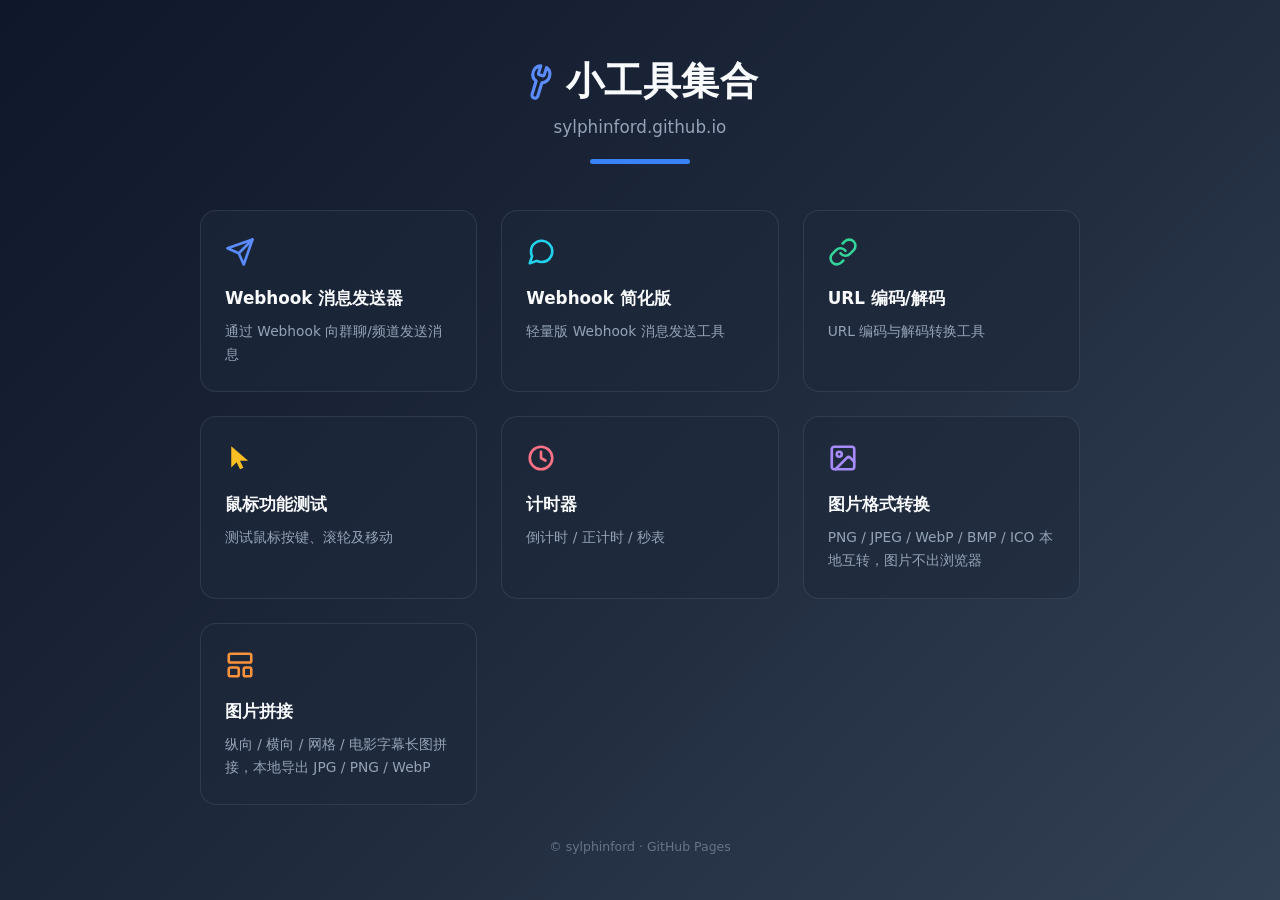
<file: index.html>
<!DOCTYPE html>
<html lang="zh-CN">
<head>
<meta charset="UTF-8">
<meta name="viewport" content="width=device-width, initial-scale=1.0, viewport-fit=cover">
<meta name="color-scheme" content="dark">
<title>小工具集合 · sylphinford</title>
<link rel="stylesheet" href="common.css">
<style>
  /* 首页沿用原有的深色大格子布局，与工具页的卡片风格相互呼应 */
  body{
    display:block;
    padding:56px 20px 40px;
    background:linear-gradient(135deg, #0f172a 0%, #1e293b 50%, #334155 100%);
    color:#e8eaee;
  }
  .home{ width:100%; max-width:880px; margin:0 auto; }

  .hero{ text-align:center; }
  .hero h1{
    display:flex; align-items:center; justify-content:center; gap:10px;
    margin:0;
    font-size:clamp(1.9rem, 4.5vw, 2.4rem);
    font-weight:700; letter-spacing:.01em;
    color:#f8fafc;
  }
  .hero h1 svg{ width:34px; height:34px; flex:none; color:#5b8cff; transform:rotate(-28deg); }
  .hero .site{ margin:10px 0 0; font-size:1.05rem; color:#94a3b8; }
  .hero .rule{
    width:100px; height:5px; margin:22px auto 46px;
    border-radius:999px; background:#3b82f6;
  }

  .tiles{
    display:grid;
    grid-template-columns:repeat(3, 1fr);
    gap:24px;
  }
  .tile{
    display:block;
    min-height:180px;
    padding:26px 24px;
    border:1px solid rgba(148,163,184,.16);
    border-radius:16px;
    background:rgba(30,41,59,.55);
    color:inherit;
    transition:transform .25s ease, border-color .25s ease, box-shadow .25s ease;
  }
  .tile:hover{
    transform:translateY(-6px);
    border-color:#3b82f6;
    box-shadow:0 20px 40px -10px rgba(59,130,246,.4);
  }
  .tile .ico{
    display:block;
    width:30px; height:30px;
    margin-bottom:20px;
    transition:transform .25s ease;
  }
  .tile:hover .ico{ transform:scale(1.15); }
  .tile h2{
    margin:0 0 10px;
    font-size:1.05rem; font-weight:700;
    color:#f8fafc;
  }
  .tile p{
    margin:0;
    font-size:.86rem; line-height:1.65;
    color:#94a3b8;
  }

  .home-foot{
    margin-top:34px;
    text-align:center;
    font-size:.78rem;
    color:#64748b;
  }

  @media (max-width:900px){ .tiles{ grid-template-columns:repeat(2, 1fr); } }
  @media (max-width:600px){ .tiles{ grid-template-columns:1fr; } .tile{ min-height:150px; } }
</style>
</head>
<body>
<main class="home">
  <header class="hero">
    <h1>
      <svg viewBox="0 0 24 24" fill="none" stroke="currentColor" stroke-width="2.2" stroke-linecap="round" stroke-linejoin="round" aria-hidden="true">
        <path d="M14.7 6.3a1 1 0 0 0 0 1.4l1.6 1.6a1 1 0 0 0 1.4 0l3.77-3.77a6 6 0 0 1-7.94 7.94l-6.91 6.91a2.12 2.12 0 0 1-3-3l6.91-6.91a6 6 0 0 1 7.94-7.94l-3.76 3.76z"/>
      </svg>
      小工具集合
    </h1>
    <p class="site">sylphinford.github.io</p>
    <div class="rule"></div>
  </header>

  <div class="tiles">
    <a class="tile" href="webhook.html">
      <svg class="ico" viewBox="0 0 24 24" fill="none" stroke="#5b8cff" stroke-width="2.1" stroke-linecap="round" stroke-linejoin="round" aria-hidden="true">
        <path d="M22 2 11 13"/><path d="M22 2 15 22 11 13 2 9z"/>
      </svg>
      <h2>Webhook 消息发送器</h2>
      <p>通过 Webhook 向群聊/频道发送消息</p>
    </a>

    <a class="tile" href="webhooklite.html">
      <svg class="ico" viewBox="0 0 24 24" fill="none" stroke="#22d3ee" stroke-width="2.1" stroke-linecap="round" stroke-linejoin="round" aria-hidden="true">
        <path d="M21 11.5a8.4 8.4 0 0 1-.9 3.8 8.5 8.5 0 0 1-7.6 4.7 8.4 8.4 0 0 1-3.8-.9L3 21l1.9-5.7a8.4 8.4 0 0 1-.9-3.8 8.5 8.5 0 0 1 4.7-7.6 8.4 8.4 0 0 1 3.8-.9h.5a8.5 8.5 0 0 1 8 8v.5z"/>
      </svg>
      <h2>Webhook 简化版</h2>
      <p>轻量版 Webhook 消息发送工具</p>
    </a>

    <a class="tile" href="URLcode.html">
      <svg class="ico" viewBox="0 0 24 24" fill="none" stroke="#34d399" stroke-width="2.1" stroke-linecap="round" stroke-linejoin="round" aria-hidden="true">
        <path d="M10 13a5 5 0 0 0 7.54.54l3-3a5 5 0 0 0-7.07-7.07l-1.72 1.71"/>
        <path d="M14 11a5 5 0 0 0-7.54-.54l-3 3a5 5 0 0 0 7.07 7.07l1.71-1.71"/>
      </svg>
      <h2>URL 编码/解码</h2>
      <p>URL 编码与解码转换工具</p>
    </a>

    <a class="tile" href="mousetest.html">
      <svg class="ico" viewBox="0 0 24 24" fill="#fbbf24" aria-hidden="true">
        <path d="M5 2.5v17l4.3-4.2 2.7 5.7 2.7-1.3-2.7-5.6h6.5z"/>
      </svg>
      <h2>鼠标功能测试</h2>
      <p>测试鼠标按键、滚轮及移动</p>
    </a>

    <a class="tile" href="timer.html">
      <svg class="ico" viewBox="0 0 24 24" fill="none" stroke="#fb7185" stroke-width="2.1" stroke-linecap="round" stroke-linejoin="round" aria-hidden="true">
        <circle cx="12" cy="12" r="9"/><path d="M12 7v5l3.5 2"/>
      </svg>
      <h2>计时器</h2>
      <p>倒计时 / 正计时 / 秒表</p>
    </a>

    <a class="tile" href="imageconvert.html">
      <svg class="ico" viewBox="0 0 24 24" fill="none" stroke="#a78bfa" stroke-width="2.1" stroke-linecap="round" stroke-linejoin="round" aria-hidden="true">
        <rect x="3" y="3" width="18" height="18" rx="2"/>
        <circle cx="9" cy="9" r="2"/>
        <path d="m21 15-3.086-3.086a2 2 0 0 0-2.828 0L6 21"/>
      </svg>
      <h2>图片格式转换</h2>
      <p>PNG / JPEG / WebP / BMP / ICO 本地互转，图片不出浏览器</p>
    </a>

    <a class="tile" href="imagestitch.html">
      <svg class="ico" viewBox="0 0 24 24" fill="none" stroke="#fb923c" stroke-width="2.1" stroke-linecap="round" stroke-linejoin="round" aria-hidden="true">
        <rect x="3" y="3" width="18" height="7" rx="1.5"/>
        <rect x="3" y="14" width="8" height="7" rx="1.5"/>
        <rect x="15" y="14" width="6" height="7" rx="1.5"/>
      </svg>
      <h2>图片拼接</h2>
      <p>纵向 / 横向 / 网格 / 电影字幕长图拼接，本地导出 JPG / PNG / WebP</p>
    </a>
  </div>

  <footer class="home-foot">&copy; sylphinford &middot; GitHub Pages</footer>
</main>
</body>
</html>
</file>
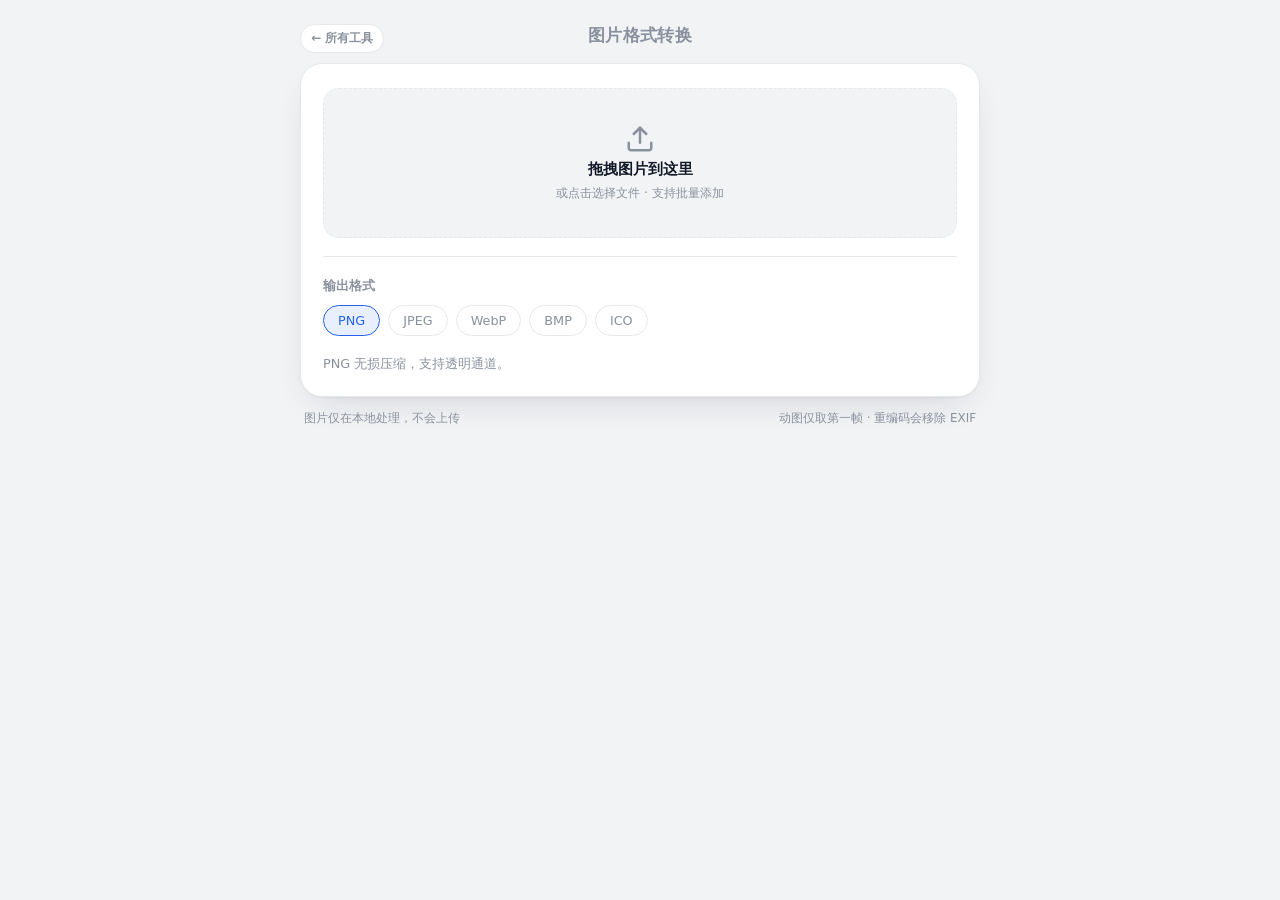
<file: imageconvert.html>
<!DOCTYPE html>
<html lang="zh-CN">
<head>
<meta charset="UTF-8">
<meta name="viewport" content="width=device-width, initial-scale=1.0, viewport-fit=cover">
<meta name="color-scheme" content="light dark">
<title>图片格式转换 · 小工具</title>
<link rel="stylesheet" href="common.css">
<style>
  .drop{
    display:flex; flex-direction:column; align-items:center; justify-content:center; gap:6px;
    min-height:150px; padding:22px 16px;
    border:1.5px dashed var(--line); border-radius:16px;
    background:var(--bg); color:var(--muted);
    text-align:center; cursor:pointer;
    transition:border-color .15s, background .15s, color .15s;
  }
  .drop:hover, .drop.is-over{ border-color:var(--accent); background:var(--accent-weak); color:var(--accent); }
  .drop:focus-visible{ outline:2px solid var(--accent); outline-offset:2px; }
  .drop svg{ width:30px; height:30px; }
  .drop strong{ font-size:.92rem; font-weight:600; color:var(--text); }
  .drop.is-over strong{ color:var(--accent); }
  .drop span{ font-size:.78rem; }

  .fmt-chips{ justify-content:flex-start; margin-top:10px; }
  .fmt-hint{ margin-top:14px; }
  .options{ margin-top:18px; }

  .chip:disabled{ opacity:.45; cursor:not-allowed; }
  .chip:disabled:hover{ border-color:var(--line); color:var(--muted); }

  input[type=range]{ width:100%; accent-color:var(--accent); }
  input[type=color]{
    width:140px; height:38px; padding:3px;
    border:1px solid var(--line); border-radius:10px;
    background:var(--bg); cursor:pointer;
  }
  #qualityVal{ color:var(--accent); }

  .list-head{ margin-bottom:4px; }
  .files{ list-style:none; margin:0; padding:0; }
  .file{
    display:grid; grid-template-columns:44px minmax(0,1fr) auto 30px;
    align-items:center; gap:12px;
    padding:10px 0; border-bottom:1px solid var(--line);
  }
  .file:last-child{ border-bottom:none; }
  .thumb{
    display:block; width:44px; height:44px;
    border:1px solid var(--line); border-radius:10px;
    object-fit:cover; background:var(--track);
  }
  .file-name{
    font-size:.86rem; font-weight:600;
    white-space:nowrap; overflow:hidden; text-overflow:ellipsis;
  }
  .file-sub{
    margin-top:2px; font-size:.74rem; color:var(--muted);
    font-variant-numeric:tabular-nums;
    white-space:nowrap; overflow:hidden; text-overflow:ellipsis;
  }
  .file-sub.is-ok{ color:var(--ok); }
  .file-sub.is-err{ color:var(--danger); }
  .dl{ flex:none; color:var(--accent); font-weight:600; }
</style>
</head>
<body class="top">
<main class="wrap mid">
  <header class="head">
    <a class="back" href="index.html">&#8592; 所有工具</a>
    <h1 class="title">图片格式转换</h1>
  </header>

  <div class="card">
    <div class="drop" id="drop" role="button" tabindex="0" aria-label="选择或拖入图片">
      <svg viewBox="0 0 24 24" fill="none" stroke="currentColor" stroke-width="2" stroke-linecap="round" stroke-linejoin="round" aria-hidden="true">
        <path d="M21 15v4a2 2 0 0 1-2 2H5a2 2 0 0 1-2-2v-4"/>
        <polyline points="17 8 12 3 7 8"/>
        <line x1="12" y1="3" x2="12" y2="15"/>
      </svg>
      <strong>拖拽图片到这里</strong>
      <span>或点击选择文件 · 支持批量添加</span>
    </div>
    <input type="file" id="filePicker" accept="image/*" multiple hidden>

    <div class="divider"></div>

    <span class="label">输出格式</span>
    <div class="chips fmt-chips" id="fmtChips">
      <button type="button" class="chip is-active" data-fmt="png">PNG</button>
      <button type="button" class="chip" data-fmt="jpeg">JPEG</button>
      <button type="button" class="chip" data-fmt="webp">WebP</button>
      <button type="button" class="chip" data-fmt="bmp">BMP</button>
      <button type="button" class="chip" data-fmt="ico">ICO</button>
    </div>

    <div class="options">
      <div class="form-row hidden" id="qualityRow">
        <label class="label" for="quality">压缩质量 <span id="qualityVal">92%</span></label>
        <input type="range" id="quality" min="0.1" max="1" step="0.01" value="0.92">
      </div>
      <div class="form-row hidden" id="bgRow">
        <label class="label" for="bgColor">填充背景色（用于不透明格式）</label>
        <input type="color" id="bgColor" value="#ffffff">
      </div>
    </div>

    <p class="sub fmt-hint" id="fmtHint"></p>
  </div>

  <div class="card hidden" id="listCard">
    <div class="between list-head">
      <span class="label">共 <span id="count">0</span> 张</span>
      <button type="button" class="linkbtn" id="clearBtn">清空</button>
    </div>
    <ul class="files" id="files"></ul>
    <div class="btn-row">
      <button type="button" class="btn primary" id="convertBtn">开始转换</button>
      <button type="button" class="btn" id="downloadAllBtn" disabled>下载全部</button>
    </div>
  </div>

  <footer class="foot">
    <span>图片仅在本地处理，不会上传</span>
    <span>动图仅取第一帧 · 重编码会移除 EXIF</span>
  </footer>
</main>

<script>
(function () {
  'use strict';

  var ICO_SIZES = [16, 32, 48, 64, 128, 256];
  var FORMATS = {
    png:  { type: 'image/png',  ext: 'png' },
    jpeg: { type: 'image/jpeg', ext: 'jpg' },
    webp: { type: 'image/webp', ext: 'webp' },
    bmp:  { ext: 'bmp' },
    ico:  { ext: 'ico' }
  };
  var HINTS = {
    png:  'PNG 无损压缩，支持透明通道。',
    jpeg: 'JPEG 有损压缩，不支持透明，透明区域会填充背景色。',
    webp: 'WebP 通常比 PNG / JPEG 更小，支持透明。',
    bmp:  'BMP 不压缩，文件较大且不支持透明，透明区域会填充背景色。',
    ico:  'ICO 会自动生成 16 / 32 / 48 / 64 / 128 / 256 px 六种尺寸，适合作为网站图标。'
  };

  var state = {
    items: [],
    format: 'png',
    quality: 0.92,
    bg: '#ffffff',
    running: false,
    seq: 0
  };

  var drop = document.getElementById('drop');
  var filePicker = document.getElementById('filePicker');
  var fmtChips = document.getElementById('fmtChips');
  var qualityRow = document.getElementById('qualityRow');
  var bgRow = document.getElementById('bgRow');
  var quality = document.getElementById('quality');
  var qualityVal = document.getElementById('qualityVal');
  var bgColor = document.getElementById('bgColor');
  var fmtHint = document.getElementById('fmtHint');
  var listCard = document.getElementById('listCard');
  var filesEl = document.getElementById('files');
  var countEl = document.getElementById('count');
  var convertBtn = document.getElementById('convertBtn');
  var downloadAllBtn = document.getElementById('downloadAllBtn');
  var clearBtn = document.getElementById('clearBtn');

  var toastEl = null;
  var toastTimer = 0;

  function toast(message, kind) {
    if (!toastEl) {
      toastEl = document.createElement('div');
      toastEl.setAttribute('role', 'status');
      document.body.appendChild(toastEl);
    }
    toastEl.className = 'toast' + (kind ? ' ' + kind : '');
    toastEl.textContent = message;
    toastEl.style.opacity = '0';
    toastEl.style.transform = 'translateY(12px)';
    void toastEl.offsetWidth;
    toastEl.style.opacity = '1';
    toastEl.style.transform = 'translateY(0)';
    clearTimeout(toastTimer);
    toastTimer = setTimeout(function () {
      toastEl.style.opacity = '0';
      toastEl.style.transform = 'translateY(12px)';
    }, 2600);
  }

  function fmtSize(bytes) {
    if (!bytes) return '0 B';
    var units = ['B', 'KB', 'MB', 'GB'];
    var i = 0;
    var n = bytes;
    while (n >= 1024 && i < units.length - 1) {
      n /= 1024;
      i++;
    }
    return (n >= 100 || i === 0 ? Math.round(n) : n.toFixed(1)) + ' ' + units[i];
  }

  function isImage(file) {
    return (file.type && file.type.indexOf('image/') === 0) ||
      /\.(png|jpe?g|gif|webp|bmp|avif|ico|svg|tiff?)$/i.test(file.name);
  }

  function canEncodeWebP() {
    try {
      return document.createElement('canvas').toDataURL('image/webp').indexOf('data:image/webp') === 0;
    } catch (err) {
      return false;
    }
  }

  function updateOptions() {
    var fmt = state.format;
    qualityRow.classList.toggle('hidden', !(fmt === 'jpeg' || fmt === 'webp'));
    bgRow.classList.toggle('hidden', !(fmt === 'jpeg' || fmt === 'bmp'));
    fmtHint.textContent = HINTS[fmt];
    Array.prototype.forEach.call(fmtChips.querySelectorAll('.chip'), function (button) {
      button.classList.toggle('is-active', button.dataset.fmt === fmt);
    });
  }

  function syncButtons() {
    var hasDone = state.items.some(function (item) { return item.status === 'done'; });
    convertBtn.disabled = state.running || state.items.length === 0;
    clearBtn.disabled = state.running;
    downloadAllBtn.disabled = state.running || !hasDone;
  }

  function setRunning(on, label) {
    state.running = on;
    convertBtn.textContent = on ? (label || '转换中…') : '开始转换';
    quality.disabled = on;
    bgColor.disabled = on;
    Array.prototype.forEach.call(fmtChips.querySelectorAll('.chip'), function (button) {
      button.disabled = on || button.dataset.unsupported === '1';
    });
    syncButtons();
  }

  function renderItem(item) {
    var li = document.createElement('li');
    li.className = 'file';
    li.dataset.id = String(item.id);

    var img = document.createElement('img');
    img.className = 'thumb';
    img.src = item.thumbUrl;
    img.alt = '';
    img.loading = 'lazy';

    var info = document.createElement('div');
    var name = document.createElement('div');
    name.className = 'file-name';
    name.textContent = item.file.name;
    name.title = item.file.name;
    var sub = document.createElement('div');
    sub.className = 'file-sub';
    info.appendChild(name);
    info.appendChild(sub);

    var dl = document.createElement('a');
    dl.className = 'linkbtn dl';
    dl.textContent = '下载';
    dl.dataset.act = 'download';
    dl.hidden = true;

    var remove = document.createElement('button');
    remove.type = 'button';
    remove.className = 'icon-btn';
    remove.dataset.act = 'remove';
    remove.setAttribute('aria-label', '移除');
    remove.textContent = '×';

    li.appendChild(img);
    li.appendChild(info);
    li.appendChild(dl);
    li.appendChild(remove);
    updateRow(li, item);
    return li;
  }

  function updateRow(li, item) {
    var sub = li.querySelector('.file-sub');
    var dl = li.querySelector('[data-act="download"]');
    sub.className = 'file-sub';
    dl.hidden = true;
    dl.removeAttribute('href');
    dl.removeAttribute('download');

    if (item.status === 'working') {
      sub.textContent = '转换中…';
    } else if (item.status === 'error') {
      sub.classList.add('is-err');
      sub.textContent = '失败：' + item.error;
    } else if (item.status === 'done') {
      sub.classList.add('is-ok');
      var dims = item.outExt === 'ico'
        ? item.width + '×' + item.height + ' → ICO 16–256 px'
        : item.width + '×' + item.height + ' → ' + item.outWidth + '×' + item.outHeight;
      sub.textContent = '✓ ' + dims + ' · ' + fmtSize(item.file.size) + ' → ' + fmtSize(item.blob ? item.blob.size : 0);
      dl.hidden = false;
      dl.href = item.outUrl;
      dl.setAttribute('download', item.outName);
    } else {
      var type = item.file.type ? item.file.type.replace('image/', '').toUpperCase() : '未知格式';
      sub.textContent = fmtSize(item.file.size) + ' · ' + type;
    }
  }

  function updateRowById(item) {
    var li = filesEl.querySelector('.file[data-id="' + item.id + '"]');
    if (li) updateRow(li, item);
  }

  function renderList() {
    filesEl.textContent = '';
    state.items.forEach(function (item) {
      filesEl.appendChild(renderItem(item));
    });
    countEl.textContent = String(state.items.length);
    listCard.classList.toggle('hidden', state.items.length === 0);
    syncButtons();
  }

  function revokeItem(item) {
    if (item.thumbUrl) {
      URL.revokeObjectURL(item.thumbUrl);
      item.thumbUrl = '';
    }
    if (item.outUrl) {
      URL.revokeObjectURL(item.outUrl);
      item.outUrl = '';
    }
  }

  function addFiles(fileList) {
    if (state.running) {
      toast('正在转换，请稍候', 'error');
      return;
    }
    var incoming = Array.prototype.slice.call(fileList || []);
    if (!incoming.length) return;

    var added = 0;
    var rejected = 0;
    incoming.forEach(function (file) {
      if (!isImage(file)) {
        rejected++;
        return;
      }
      var duplicate = state.items.some(function (item) {
        return item.file.name === file.name &&
          item.file.size === file.size &&
          item.file.lastModified === file.lastModified;
      });
      if (duplicate) return;
      state.items.push({
        id: ++state.seq,
        file: file,
        thumbUrl: URL.createObjectURL(file),
        status: 'idle',
        error: '',
        blob: null,
        outUrl: '',
        outName: '',
        outExt: '',
        width: 0,
        height: 0,
        outWidth: 0,
        outHeight: 0
      });
      added++;
    });

    if (added) {
      renderList();
      toast('已添加 ' + added + ' 张图片', 'success');
    }
    if (rejected) toast('已忽略非图片文件', 'error');
  }

  function removeItem(item) {
    revokeItem(item);
    state.items = state.items.filter(function (entry) { return entry !== item; });
    renderList();
  }

  function downloadUrl(url, name) {
    var a = document.createElement('a');
    a.href = url;
    a.download = name;
    document.body.appendChild(a);
    a.click();
    a.remove();
  }

  function decodeImage(file) {
    if (window.createImageBitmap) {
      return createImageBitmap(file).catch(function () {
        return decodeViaElement(file);
      });
    }
    return decodeViaElement(file);
  }

  function decodeViaElement(file) {
    return new Promise(function (resolve, reject) {
      var url = URL.createObjectURL(file);
      var img = new Image();
      img.onload = function () {
        URL.revokeObjectURL(url);
        resolve(img);
      };
      img.onerror = function () {
        URL.revokeObjectURL(url);
        reject(new Error('无法解码该图片，浏览器可能不支持此格式（如 HEIC）'));
      };
      img.src = url;
    });
  }

  function canvasToBlob(canvas, type, qualityValue) {
    return new Promise(function (resolve, reject) {
      canvas.toBlob(function (blob) {
        if (blob) resolve(blob);
        else reject(new Error('编码失败，图片可能过大'));
      }, type, qualityValue);
    });
  }

  function encodeBMP(imageData) {
    var w = imageData.width;
    var h = imageData.height;
    var data = imageData.data;
    var rowSize = (w * 3 + 3) & ~3;
    var pixelSize = rowSize * h;
    var buffer = new ArrayBuffer(54 + pixelSize);
    var view = new DataView(buffer);
    var bytes = new Uint8Array(buffer);

    view.setUint16(0, 0x4D42, true);
    view.setUint32(2, buffer.byteLength, true);
    view.setUint32(10, 54, true);
    view.setUint32(14, 40, true);
    view.setInt32(18, w, true);
    view.setInt32(22, h, true);
    view.setUint16(26, 1, true);
    view.setUint16(28, 24, true);
    view.setUint32(34, pixelSize, true);
    view.setInt32(38, 2835, true);
    view.setInt32(42, 2835, true);

    for (var y = 0; y < h; y++) {
      var src = (h - 1 - y) * w * 4;
      var dst = 54 + y * rowSize;
      for (var x = 0; x < w; x++) {
        var i = src + x * 4;
        bytes[dst++] = data[i + 2];
        bytes[dst++] = data[i + 1];
        bytes[dst++] = data[i];
      }
    }
    return buffer;
  }

  function encodeDIB(imageData) {
    var w = imageData.width;
    var h = imageData.height;
    var data = imageData.data;
    var xorSize = w * h * 4;
    var andRow = ((w + 31) >> 5) << 2;
    var andSize = andRow * h;
    var buffer = new ArrayBuffer(40 + xorSize + andSize);
    var view = new DataView(buffer);
    var bytes = new Uint8Array(buffer);

    view.setUint32(0, 40, true);
    view.setInt32(4, w, true);
    view.setInt32(8, h * 2, true);
    view.setUint16(12, 1, true);
    view.setUint16(14, 32, true);
    view.setUint32(20, xorSize + andSize, true);

    var pos = 40;
    for (var y = h - 1; y >= 0; y--) {
      var row = y * w * 4;
      for (var x = 0; x < w; x++) {
        var i = row + x * 4;
        bytes[pos++] = data[i + 2];
        bytes[pos++] = data[i + 1];
        bytes[pos++] = data[i];
        bytes[pos++] = data[i + 3];
      }
    }
    return buffer;
  }

  async function encodeICO(bitmap) {
    var images = [];
    for (var s = 0; s < ICO_SIZES.length; s++) {
      var size = ICO_SIZES[s];
      var canvas = document.createElement('canvas');
      canvas.width = size;
      canvas.height = size;
      var ctx = canvas.getContext('2d');
      if (!ctx) throw new Error('无法创建画布');

      var scale = Math.min(size / bitmap.width, size / bitmap.height);
      var dw = Math.max(1, Math.round(bitmap.width * scale));
      var dh = Math.max(1, Math.round(bitmap.height * scale));
      ctx.imageSmoothingQuality = 'high';
      ctx.drawImage(bitmap, Math.round((size - dw) / 2), Math.round((size - dh) / 2), dw, dh);

      if (size >= 256) {
        var png = await canvasToBlob(canvas, 'image/png');
        images.push({ size: size, data: new Uint8Array(await png.arrayBuffer()) });
      } else {
        images.push({ size: size, data: new Uint8Array(encodeDIB(ctx.getImageData(0, 0, size, size))) });
      }
    }

    var headerSize = 6 + 16 * images.length;
    var total = headerSize;
    images.forEach(function (image) { total += image.data.length; });

    var buffer = new ArrayBuffer(total);
    var view = new DataView(buffer);
    var bytes = new Uint8Array(buffer);
    view.setUint16(0, 0, true);
    view.setUint16(2, 1, true);
    view.setUint16(4, images.length, true);

    var offset = headerSize;
    images.forEach(function (image, index) {
      var pos = 6 + index * 16;
      var dim = image.size >= 256 ? 0 : image.size;
      bytes[pos] = dim;
      bytes[pos + 1] = dim;
      view.setUint16(pos + 4, 1, true);
      view.setUint16(pos + 6, 32, true);
      view.setUint32(pos + 8, image.data.length, true);
      view.setUint32(pos + 12, offset, true);
      bytes.set(image.data, offset);
      offset += image.data.length;
    });

    return new Blob([buffer], { type: 'image/x-icon' });
  }

  async function encodeBitmap(bitmap) {
    var fmt = state.format;
    var w = bitmap.width;
    var h = bitmap.height;
    if (!w || !h) throw new Error('图片尺寸无效');

    if (fmt === 'ico') {
      return {
        blob: await encodeICO(bitmap),
        ext: FORMATS.ico.ext,
        width: w,
        height: h,
        outWidth: ICO_SIZES[ICO_SIZES.length - 1],
        outHeight: ICO_SIZES[ICO_SIZES.length - 1]
      };
    }

    if (w * h > 268000000) throw new Error('图片过大，超出浏览器画布上限');

    var canvas = document.createElement('canvas');
    canvas.width = w;
    canvas.height = h;
    var ctx = canvas.getContext('2d');
    if (!ctx) throw new Error('无法创建画布，图片可能过大');

    if (fmt === 'jpeg' || fmt === 'bmp') {
      ctx.fillStyle = state.bg;
      ctx.fillRect(0, 0, w, h);
    }
    ctx.drawImage(bitmap, 0, 0);

    if (fmt === 'bmp') {
      var data = ctx.getImageData(0, 0, w, h);
      return {
        blob: new Blob([encodeBMP(data)], { type: 'image/bmp' }),
        ext: FORMATS.bmp.ext,
        width: w,
        height: h,
        outWidth: w,
        outHeight: h
      };
    }

    var qualityValue = (fmt === 'jpeg' || fmt === 'webp') ? state.quality : undefined;
    var blob = await canvasToBlob(canvas, FORMATS[fmt].type, qualityValue);
    if (fmt === 'webp' && blob.type !== 'image/webp') {
      throw new Error('当前浏览器不支持 WebP 编码');
    }
    return {
      blob: blob,
      ext: FORMATS[fmt].ext,
      width: w,
      height: h,
      outWidth: w,
      outHeight: h
    };
  }

  function outputName(file, ext) {
    var base = file.name.replace(/\.[^.\\/]+$/, '') || 'image';
    return base + '.' + ext;
  }

  async function convertAll() {
    if (state.running || !state.items.length) return;

    var total = state.items.length;
    setRunning(true);

    var ok = 0;
    var fail = 0;
    for (var index = 0; index < total; index++) {
      var item = state.items[index];
      if (!item) continue;

      setRunning(true, '转换中 ' + (index + 1) + '/' + total);
      item.status = 'working';
      item.error = '';
      updateRowById(item);
      if (item.outUrl) {
        URL.revokeObjectURL(item.outUrl);
        item.outUrl = '';
        item.blob = null;
      }

      var bitmap = null;
      try {
        bitmap = await decodeImage(item.file);
        var result = await encodeBitmap(bitmap);
        item.blob = result.blob;
        item.outUrl = URL.createObjectURL(result.blob);
        item.outExt = result.ext;
        item.outName = outputName(item.file, result.ext);
        item.width = result.width;
        item.height = result.height;
        item.outWidth = result.outWidth;
        item.outHeight = result.outHeight;
        item.status = 'done';
        ok++;
      } catch (err) {
        item.status = 'error';
        item.error = (err && err.message) ? err.message : '转换失败';
        fail++;
      } finally {
        if (bitmap && typeof bitmap.close === 'function') bitmap.close();
      }

      updateRowById(item);
      syncButtons();
      await new Promise(function (resolve) { setTimeout(resolve, 0); });
    }

    setRunning(false);
    toast(fail ? '完成 ' + ok + ' 张，失败 ' + fail + ' 张' : '转换完成：' + ok + ' 张', fail ? 'error' : 'success');
  }

  drop.addEventListener('click', function () {
    filePicker.click();
  });
  drop.addEventListener('keydown', function (event) {
    if (event.key === 'Enter' || event.key === ' ') {
      event.preventDefault();
      filePicker.click();
    }
  });
  ['dragenter', 'dragover'].forEach(function (type) {
    drop.addEventListener(type, function (event) {
      event.preventDefault();
      event.stopPropagation();
      drop.classList.add('is-over');
    });
  });
  drop.addEventListener('dragleave', function (event) {
    if (!drop.contains(event.relatedTarget)) drop.classList.remove('is-over');
  });
  drop.addEventListener('drop', function (event) {
    event.preventDefault();
    event.stopPropagation();
    drop.classList.remove('is-over');
    addFiles(event.dataTransfer.files);
  });
  window.addEventListener('dragover', function (event) { event.preventDefault(); });
  window.addEventListener('drop', function (event) { event.preventDefault(); });

  filePicker.addEventListener('change', function () {
    addFiles(filePicker.files);
    filePicker.value = '';
  });

  fmtChips.addEventListener('click', function (event) {
    var button = event.target.closest('.chip');
    if (!button || button.disabled || state.running) return;
    state.format = button.dataset.fmt;
    updateOptions();
  });

  quality.addEventListener('input', function () {
    state.quality = Number(quality.value);
    qualityVal.textContent = Math.round(state.quality * 100) + '%';
  });

  bgColor.addEventListener('input', function () {
    state.bg = bgColor.value;
  });

  filesEl.addEventListener('click', function (event) {
    var action = event.target.closest('[data-act]');
    if (!action) return;
    var row = action.closest('.file');
    if (!row) return;
    var item = state.items.find(function (entry) { return String(entry.id) === row.dataset.id; });
    if (!item) return;

    if (state.running) {
      toast('正在转换，请稍候', 'error');
      return;
    }
    if (action.dataset.act === 'remove') {
      removeItem(item);
    } else if (action.dataset.act === 'download' && item.outUrl) {
      downloadUrl(item.outUrl, item.outName);
    }
  });

  clearBtn.addEventListener('click', function () {
    if (state.running) return;
    state.items.forEach(revokeItem);
    state.items = [];
    renderList();
  });

  convertBtn.addEventListener('click', convertAll);

  downloadAllBtn.addEventListener('click', function () {
    var ready = state.items.filter(function (item) { return item.status === 'done' && item.outUrl; });
    if (!ready.length) return;
    toast('开始下载 ' + ready.length + ' 个文件', 'success');
    ready.forEach(function (item, index) {
      setTimeout(function () { downloadUrl(item.outUrl, item.outName); }, index * 300);
    });
  });

  window.addEventListener('beforeunload', function () {
    state.items.forEach(revokeItem);
  });

  if (!canEncodeWebP()) {
    var webpChip = fmtChips.querySelector('[data-fmt="webp"]');
    webpChip.disabled = true;
    webpChip.dataset.unsupported = '1';
    webpChip.title = '当前浏览器不支持 WebP 编码';
  }

  updateOptions();
  qualityVal.textContent = Math.round(state.quality * 100) + '%';
})();
</script>
</body>
</html>
</file>
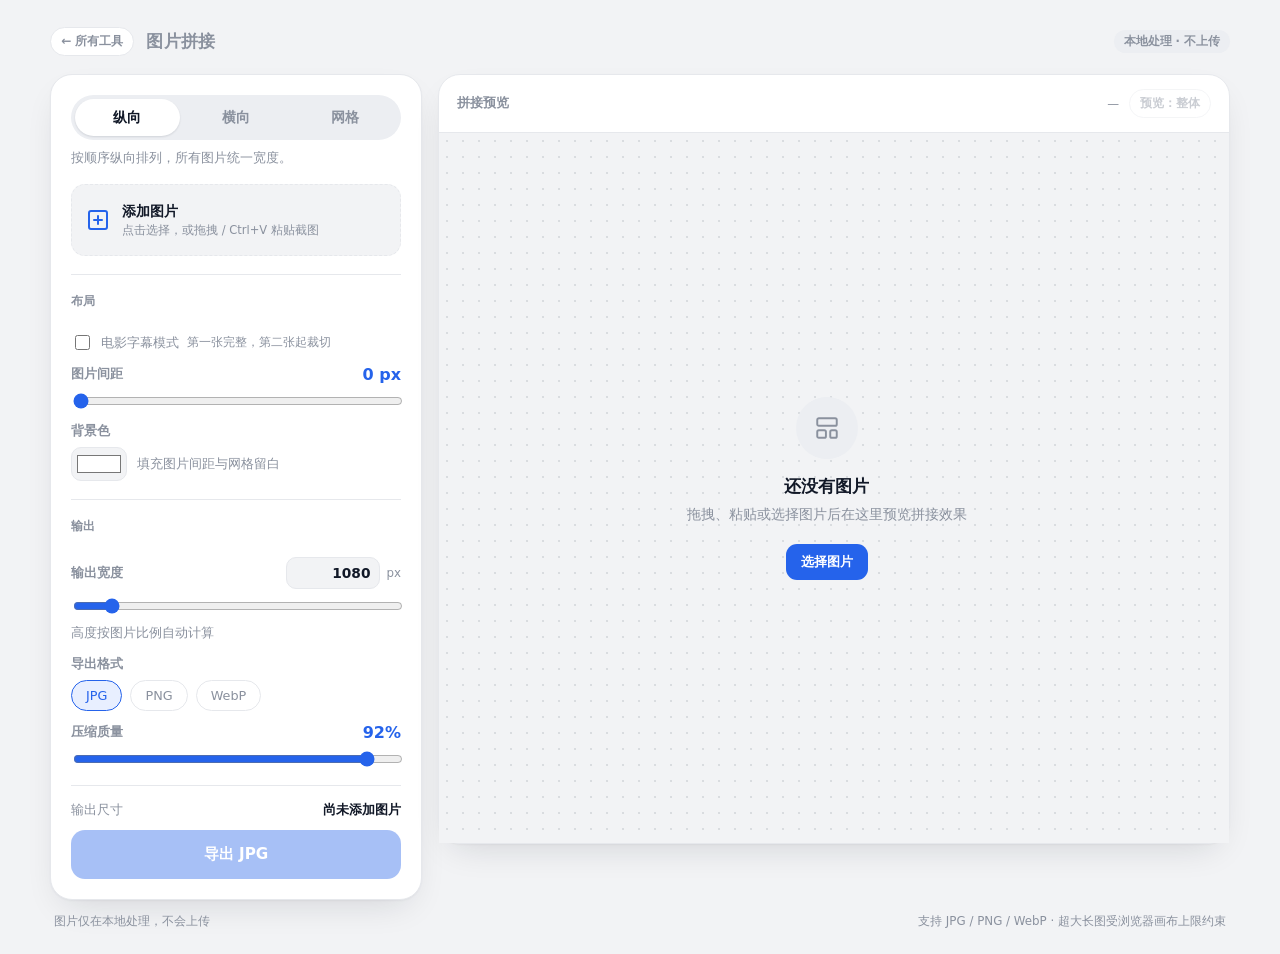
<file: imagestitch.html>
<!DOCTYPE html>
<html lang="zh-CN">
<head>
<meta charset="UTF-8">
<meta name="viewport" content="width=device-width, initial-scale=1.0, viewport-fit=cover">
<meta name="color-scheme" content="light dark">
<title>图片拼接 · 小工具</title>
<link rel="stylesheet" href="common.css">
<style>
  .wrap.tool{ max-width:1180px; }

  .editor{
    display:grid;
    grid-template-columns:372px minmax(0,1fr);
    gap:16px;
    align-items:start;
  }
  .editor > *{ min-width:0; }
  .editor .card + .card{ margin-top:0; }

  .side{
    display:flex; flex-direction:column;
    gap:16px;
    padding:20px;
  }
  .side .form-row{ margin-bottom:0; }
  .side .divider{ margin:2px 0; }
  .group{ display:flex; flex-direction:column; gap:12px; }
  .mode-hint{ margin:-8px 0 0; }
  .label-row{ display:flex; align-items:center; justify-content:space-between; gap:12px; }
  .val{ color:var(--accent); font-variant-numeric:tabular-nums; font-weight:600; }

  .num-field{ display:flex; align-items:center; gap:6px; color:var(--muted); font-size:.74rem; }
  .num-input{
    width:94px; padding:7px 9px;
    border:1px solid var(--line); border-radius:10px;
    background:var(--bg); color:var(--text);
    font:inherit; font-size:.86rem; font-weight:600;
    font-variant-numeric:tabular-nums; text-align:right;
    outline:none;
    transition:border-color .15s, box-shadow .15s;
  }
  .num-input:focus{ border-color:var(--accent); box-shadow:0 0 0 3px var(--accent-weak); }

  input[type=range]{ width:100%; accent-color:var(--accent); }
  input[type=color]{
    width:56px; height:34px; flex:none; padding:3px;
    border:1px solid var(--line); border-radius:10px;
    background:var(--bg); cursor:pointer;
  }

  .drop{
    display:flex; align-items:center; gap:12px;
    min-height:72px; padding:12px 14px;
    border:1.5px dashed var(--line); border-radius:14px;
    background:var(--bg); color:var(--muted);
    text-align:left; cursor:pointer;
    transition:border-color .15s, background .15s, color .15s;
  }
  .drop:hover, .drop.is-over{ border-color:var(--accent); background:var(--accent-weak); }
  .drop:focus-visible{ outline:2px solid var(--accent); outline-offset:2px; }
  .drop svg{ width:24px; height:24px; flex:none; color:var(--accent); }
  .drop-title{ font-size:.86rem; font-weight:600; color:var(--text); }
  .drop-sub{ margin-top:2px; font-size:.72rem; color:var(--muted); }
  .drop.is-over .drop-title{ color:var(--accent); }

  .list-block{ display:flex; flex-direction:column; gap:6px; }
  .list-head{ margin-bottom:2px; }
  .hint{ color:var(--muted); font-weight:400; }
  .files{
    list-style:none; margin:0; padding:0;
    max-height:300px; overflow-y:auto;
    overscroll-behavior:contain;
  }
  .file{
    display:grid;
    grid-template-columns:20px 42px minmax(0,1fr) auto;
    align-items:center; gap:10px;
    padding:8px 2px 8px 0;
    border-bottom:1px solid var(--line);
    transition:opacity .15s;
  }
  .file:last-child{ border-bottom:none; }
  .file-idx{ font-size:.7rem; color:var(--muted); text-align:center; font-variant-numeric:tabular-nums; }
  .thumb{
    width:42px; height:42px;
    border:1px solid var(--line); border-radius:10px;
    object-fit:cover; background:var(--track);
  }
  .file-name{
    font-size:.82rem; font-weight:600;
    white-space:nowrap; overflow:hidden; text-overflow:ellipsis;
  }
  .file-sub{ margin-top:2px; font-size:.72rem; color:var(--muted); font-variant-numeric:tabular-nums; }
  .file-acts{
    display:flex; gap:1px;
    opacity:.5; transition:opacity .15s;
  }
  .file:hover .file-acts{ opacity:1; }
  .file-acts .icon-btn{ width:24px; height:24px; border-radius:7px; font-size:.82rem; }
  .file-acts .icon-btn:hover{ color:var(--danger); background:transparent; }
  .file.is-dragging{ opacity:.4; }
  .file.drop-before{ box-shadow:inset 0 2px 0 var(--accent); }
  .file.drop-after{ box-shadow:inset 0 -2px 0 var(--accent); }

  .fmt-chips{ justify-content:flex-start; margin-top:0; }

  .subtitle-line{ font-size:.84rem; }
  .subtitle-line .hint{ font-size:.74rem; }

  .crop-card{
    display:flex; flex-direction:column; gap:12px;
    padding:12px;
    border:1px solid var(--line); border-radius:14px;
    background:var(--bg);
  }
  .crop-card .form-row{ gap:5px; }
  .crop-preview{
    position:relative; width:100%; max-width:100%;
    margin:0 auto; overflow:hidden;
    border-radius:10px; background:var(--track);
  }
  .crop-preview canvas{ display:block; width:100%; height:100%; }
  .crop-dim{ position:absolute; left:0; right:0; background:rgba(5,9,17,.62); pointer-events:none; }
  .crop-dim.top{ top:0; }
  .crop-dim.bottom{ bottom:0; }
  .crop-frame{
    position:absolute; left:0; right:0;
    border-top:2px solid #fff; border-bottom:2px solid #fff;
    box-shadow:inset 0 0 0 1px rgba(0,0,0,.22);
    pointer-events:none;
  }
  .crop-frame span{
    position:absolute; left:8px; top:6px;
    padding:2px 7px;
    border-radius:999px;
    background:rgba(0,0,0,.38); color:#fff;
    font-size:.64rem; line-height:1.4;
  }
  .crop-empty{
    padding:20px 12px;
    border:1px dashed var(--line); border-radius:10px;
    background:var(--panel); color:var(--muted);
    font-size:.76rem; text-align:center;
  }
  .crop-info{ font-size:.72rem; font-variant-numeric:tabular-nums; }

  .card.stage{ padding:0; min-width:0; position:sticky; top:16px; }
  .stage-head{ padding:14px 18px; border-bottom:1px solid var(--line); flex-wrap:wrap; }
  .stage-tools{ display:flex; align-items:center; gap:10px; flex-wrap:wrap; justify-content:flex-end; }
  .stage-meta{ font-size:.74rem; color:var(--muted); font-variant-numeric:tabular-nums; }
  #fitBtn{ cursor:pointer; font-family:inherit; }
  #fitBtn:disabled{ opacity:.45; cursor:not-allowed; }
  #fitBtn:disabled:hover{ color:var(--muted); border-color:var(--line); }
  .stage-body{
    display:flex; align-items:center; justify-content:center;
    height:clamp(420px, calc(100dvh - 190px), 760px);
    padding:26px; overflow:auto;
    scrollbar-gutter:stable;
    overscroll-behavior:contain;
    background-color:var(--bg);
    background-image:radial-gradient(rgba(128,138,150,.22) 1px, transparent 1.2px);
    background-size:16px 16px;
  }
  .stage-body.is-tall{ align-items:flex-start; }
  .stage-body.is-wide{ justify-content:flex-start; }
  .stage-body .empty{ flex:none; }
  .preview-canvas{
    display:block; flex:none;
    background:var(--panel);
    box-shadow:0 18px 46px -20px rgba(16,24,40,.45), 0 0 0 1px var(--line);
  }

  .export-box{
    display:flex; flex-direction:column; gap:8px;
    padding-top:14px;
    border-top:1px solid var(--line);
  }
  .out-size{ font-size:.8rem; font-weight:600; font-variant-numeric:tabular-nums; }
  .warn-line{ color:var(--warn); font-size:.74rem; }
  .export-btn{ width:100%; margin-top:2px; }

  @media (max-width:900px){
    .editor{ grid-template-columns:1fr; }
    .card.stage{ position:static; }
    .stage-body{ height:min(66vh, 620px); min-height:360px; }
  }
  @media (max-width:560px){
    .side{ padding:18px 16px; }
    .stage-head{ padding:12px 14px; }
    .stage-body{ height:58vh; min-height:320px; padding:16px; }
    .file-acts{ opacity:1; }
    .stage-meta{ font-size:.7rem; }
  }
  @media (hover:none){
    .file-acts{ opacity:1; }
  }
</style>
</head>
<body class="top">
<main class="wrap tool">
  <header class="head head-row">
    <a class="back" href="index.html">&#8592; 所有工具</a>
    <h1 class="title">图片拼接</h1>
    <span class="badge">本地处理 · 不上传</span>
  </header>

  <div class="editor">
    <div class="card side">
      <div class="tabs" id="modeTabs" role="tablist" aria-label="拼接方式">
        <button type="button" class="tab is-active" role="tab" aria-selected="true" data-mode="vertical">纵向</button>
        <button type="button" class="tab" role="tab" aria-selected="false" data-mode="horizontal">横向</button>
        <button type="button" class="tab" role="tab" aria-selected="false" data-mode="grid">网格</button>
      </div>
      <p class="sub mode-hint" id="modeHint">按顺序纵向排列，所有图片统一宽度。</p>

      <div class="drop" id="drop" role="button" tabindex="0" aria-label="添加图片">
        <svg viewBox="0 0 24 24" fill="none" stroke="currentColor" stroke-width="2" stroke-linecap="round" stroke-linejoin="round" aria-hidden="true">
          <rect x="3" y="3" width="18" height="18" rx="2"/>
          <line x1="12" y1="8" x2="12" y2="16"/>
          <line x1="8" y1="12" x2="16" y2="12"/>
        </svg>
        <div>
          <div class="drop-title">添加图片</div>
          <div class="drop-sub">点击选择，或拖拽 / Ctrl+V 粘贴截图</div>
        </div>
      </div>
      <input type="file" id="filePicker" accept="image/*" multiple hidden>

      <div class="list-block hidden" id="listBlock">
        <div class="between list-head">
          <span class="label">图片 <span id="count">0</span> 张 <span class="hint">· 拖拽排序</span></span>
          <button type="button" class="linkbtn" id="clearBtn">清空</button>
        </div>
        <ul class="files" id="files"></ul>
      </div>

      <div class="divider"></div>

      <div class="group">
        <span class="label section-label">布局</span>

        <div class="form-row hidden" id="subtitleRow">
          <label class="check subtitle-line">
            <input type="checkbox" id="subtitleToggle">
            <span>电影字幕模式</span>
            <span class="hint">第一张完整，第二张起裁切</span>
          </label>
        </div>

        <div class="crop-card hidden" id="cropCard">
          <div class="crop-preview hidden" id="cropPreview">
            <canvas id="cropCanvas"></canvas>
            <div class="crop-dim top" id="cropDimTop"></div>
            <div class="crop-dim bottom" id="cropDimBottom"></div>
            <div class="crop-frame" id="cropFrame"><span>第 2 张字幕区域</span></div>
          </div>
          <div class="crop-empty hidden" id="cropEmpty">添加第 2 张后在这里预览字幕裁切区域</div>
          <div class="form-row">
            <div class="label-row">
              <label class="label" for="cropStart">裁切起点</label>
              <span class="val" id="cropStartVal">65%</span>
            </div>
            <input type="range" id="cropStart" min="0" max="70" step="1" value="65">
          </div>
          <div class="form-row">
            <div class="label-row">
              <label class="label" for="cropHeight">裁切高度</label>
              <span class="val" id="cropHeightVal">30%</span>
            </div>
            <input type="range" id="cropHeight" min="5" max="35" step="1" value="30">
          </div>
          <p class="sub crop-info" id="cropInfo"></p>
        </div>

        <div class="form-row">
          <div class="label-row">
            <label class="label" for="gap">图片间距</label>
            <span class="val" id="gapVal">0 px</span>
          </div>
          <input type="range" id="gap" min="0" max="200" step="1" value="0">
        </div>

        <div class="form-row hidden" id="colsRow">
          <div class="label-row">
            <label class="label" for="cols">列数</label>
            <span class="val" id="colsVal">2</span>
          </div>
          <input type="range" id="cols" min="1" max="6" step="1" value="2">
        </div>

        <div class="form-row">
          <label class="label" for="bgColor">背景色</label>
          <div class="row">
            <input type="color" id="bgColor" value="#ffffff">
            <span class="sub">填充图片间距与网格留白</span>
          </div>
        </div>
      </div>

      <div class="divider"></div>

      <div class="group">
        <span class="label section-label">输出</span>

        <div class="form-row">
          <div class="label-row">
            <label class="label" id="sizeLabel" for="size">输出宽度</label>
            <div class="num-field">
              <input class="num-input" id="sizeNum" type="number" min="100" max="10000" step="10" value="1080" inputmode="numeric">
              <span>px</span>
            </div>
          </div>
          <input type="range" id="size" min="100" max="10000" step="10" value="1080">
          <p class="sub" id="sizeHint">高度按图片比例自动计算</p>
        </div>

        <div class="form-row">
          <span class="label">导出格式</span>
          <div class="chips fmt-chips" id="fmtChips">
            <button type="button" class="chip is-active" data-format="jpeg">JPG</button>
            <button type="button" class="chip" data-format="png">PNG</button>
            <button type="button" class="chip" data-format="webp">WebP</button>
          </div>
        </div>

        <div class="form-row" id="qualityRow">
          <div class="label-row">
            <label class="label" for="quality">压缩质量</label>
            <span class="val" id="qualityVal">92%</span>
          </div>
          <input type="range" id="quality" min="10" max="100" step="1" value="92">
        </div>
      </div>

      <div class="export-box">
        <div class="between">
          <span class="sub">输出尺寸</span>
          <span class="out-size" id="outSummary">尚未添加图片</span>
        </div>
        <p class="sub warn-line hidden" id="sizeWarn"></p>
        <button type="button" class="btn primary export-btn" id="exportBtn" disabled>导出 JPG</button>
      </div>
    </div>

    <div class="card stage">
      <div class="stage-head between">
        <span class="label">拼接预览</span>
        <div class="stage-tools">
          <span class="stage-meta" id="stageMeta">—</span>
          <button type="button" class="back" id="fitBtn" disabled title="切换预览方式">预览：适应</button>
        </div>
      </div>
      <div class="stage-body" id="stageBody">
        <div class="empty" id="emptyState">
          <div class="ico">
            <svg width="26" height="26" viewBox="0 0 24 24" fill="none" stroke="currentColor" stroke-width="1.8" stroke-linecap="round" stroke-linejoin="round" aria-hidden="true">
              <rect x="3" y="3" width="18" height="7" rx="1.5"/>
              <rect x="3" y="14" width="8" height="7" rx="1.5"/>
              <rect x="15" y="14" width="6" height="7" rx="1.5"/>
            </svg>
          </div>
          <h2>还没有图片</h2>
          <p>拖拽、粘贴或选择图片后在这里预览拼接效果</p>
          <button type="button" class="btn primary sm" id="emptyAdd">选择图片</button>
        </div>
        <canvas class="preview-canvas hidden" id="preview"></canvas>
      </div>
    </div>
  </div>

  <footer class="foot">
    <span>图片仅在本地处理，不会上传</span>
    <span>支持 JPG / PNG / WebP · 超大长图受浏览器画布上限约束</span>
  </footer>
</main>

<script>
(function () {
  'use strict';

  var MAX_DIM = 65535;
  var MAX_AREA = 268000000;
  var FORMATS = {
    jpeg: { type: 'image/jpeg', ext: 'jpg',  label: 'JPG' },
    png:  { type: 'image/png',  ext: 'png',  label: 'PNG' },
    webp: { type: 'image/webp', ext: 'webp', label: 'WebP' }
  };
  var MODE_HINTS = {
    vertical: '按顺序纵向排列，所有图片统一宽度。',
    horizontal: '按顺序横向排列，所有图片统一高度。',
    grid: '按列数铺成网格，单元格等宽，行高自适应。'
  };

  var state = {
    mode: 'vertical',
    subtitle: false,
    images: [],
    size: 1080,
    gap: 0,
    bg: '#ffffff',
    cols: 2,
    cropStart: 65,
    cropHeight: 30,
    format: 'jpeg',
    quality: 92,
    previewFit: 'contain',
    exporting: false,
    seq: 0
  };

  var els = {
    modeTabs: document.getElementById('modeTabs'),
    modeHint: document.getElementById('modeHint'),
    drop: document.getElementById('drop'),
    filePicker: document.getElementById('filePicker'),
    listBlock: document.getElementById('listBlock'),
    count: document.getElementById('count'),
    files: document.getElementById('files'),
    clearBtn: document.getElementById('clearBtn'),
    subtitleRow: document.getElementById('subtitleRow'),
    subtitleToggle: document.getElementById('subtitleToggle'),
    cropCard: document.getElementById('cropCard'),
    cropPreview: document.getElementById('cropPreview'),
    cropEmpty: document.getElementById('cropEmpty'),
    cropCanvas: document.getElementById('cropCanvas'),
    cropDimTop: document.getElementById('cropDimTop'),
    cropDimBottom: document.getElementById('cropDimBottom'),
    cropFrame: document.getElementById('cropFrame'),
    cropStart: document.getElementById('cropStart'),
    cropStartVal: document.getElementById('cropStartVal'),
    cropHeight: document.getElementById('cropHeight'),
    cropHeightVal: document.getElementById('cropHeightVal'),
    cropInfo: document.getElementById('cropInfo'),
    gap: document.getElementById('gap'),
    gapVal: document.getElementById('gapVal'),
    colsRow: document.getElementById('colsRow'),
    cols: document.getElementById('cols'),
    colsVal: document.getElementById('colsVal'),
    bgColor: document.getElementById('bgColor'),
    size: document.getElementById('size'),
    sizeNum: document.getElementById('sizeNum'),
    sizeLabel: document.getElementById('sizeLabel'),
    sizeHint: document.getElementById('sizeHint'),
    fmtChips: document.getElementById('fmtChips'),
    qualityRow: document.getElementById('qualityRow'),
    quality: document.getElementById('quality'),
    qualityVal: document.getElementById('qualityVal'),
    outSummary: document.getElementById('outSummary'),
    sizeWarn: document.getElementById('sizeWarn'),
    exportBtn: document.getElementById('exportBtn'),
    stageMeta: document.getElementById('stageMeta'),
    fitBtn: document.getElementById('fitBtn'),
    stageBody: document.getElementById('stageBody'),
    emptyState: document.getElementById('emptyState'),
    emptyAdd: document.getElementById('emptyAdd'),
    preview: document.getElementById('preview')
  };

  var toastEl = null;
  var toastTimer = 0;
  var dragId = null;
  var rafId = 0;
  var resizeTimer = 0;

  function toast(message, kind) {
    if (!toastEl) {
      toastEl = document.createElement('div');
      toastEl.setAttribute('role', 'status');
      document.body.appendChild(toastEl);
    }
    toastEl.className = 'toast' + (kind ? ' ' + kind : '');
    toastEl.textContent = message;
    toastEl.style.opacity = '0';
    toastEl.style.transform = 'translateY(12px)';
    void toastEl.offsetWidth;
    toastEl.style.opacity = '1';
    toastEl.style.transform = 'translateY(0)';
    clearTimeout(toastTimer);
    toastTimer = setTimeout(function () {
      toastEl.style.opacity = '0';
      toastEl.style.transform = 'translateY(12px)';
    }, 2600);
  }

  function clamp(value, min, max) {
    return Math.min(max, Math.max(min, value));
  }

  function isImage(file) {
    return (file.type && file.type.indexOf('image/') === 0) ||
      /\.(png|jpe?g|gif|webp|bmp|avif|svg|tiff?)$/i.test(file.name || '');
  }

  function supportsEncoding(type) {
    try {
      var canvas = document.createElement('canvas');
      canvas.width = 1;
      canvas.height = 1;
      return canvas.toDataURL(type).indexOf('data:' + type) === 0;
    } catch (err) {
      return false;
    }
  }

  function decodeImage(file) {
    if (window.createImageBitmap) {
      return createImageBitmap(file).then(function (bitmap) {
        return {
          source: bitmap,
          width: bitmap.width,
          height: bitmap.height,
          release: function () {
            if (typeof bitmap.close === 'function') bitmap.close();
          }
        };
      }).catch(function () {
        return decodeViaElement(file);
      });
    }
    return decodeViaElement(file);
  }

  function decodeViaElement(file) {
    return new Promise(function (resolve, reject) {
      var url = URL.createObjectURL(file);
      var img = new Image();
      img.onload = function () {
        resolve({
          source: img,
          width: img.naturalWidth || img.width,
          height: img.naturalHeight || img.height,
          release: function () { URL.revokeObjectURL(url); }
        });
      };
      img.onerror = function () {
        URL.revokeObjectURL(url);
        reject(new Error('无法解码该图片，浏览器可能不支持此格式'));
      };
      img.src = url;
    });
  }

  function makeThumb(source, width, height) {
    var size = 96;
    var canvas = document.createElement('canvas');
    canvas.width = size;
    canvas.height = size;
    var ctx = canvas.getContext('2d');
    ctx.fillStyle = '#eceef2';
    ctx.fillRect(0, 0, size, size);
    var scale = Math.max(size / width, size / height);
    var dw = Math.max(1, Math.round(width * scale));
    var dh = Math.max(1, Math.round(height * scale));
    ctx.imageSmoothingEnabled = true;
    ctx.imageSmoothingQuality = 'high';
    ctx.drawImage(source, Math.round((size - dw) / 2), Math.round((size - dh) / 2), dw, dh);
    return canvas.toDataURL('image/jpeg', 0.72);
  }

  async function addFiles(fileList) {
    if (state.exporting) {
      toast('正在导出，请稍候', 'error');
      return;
    }
    var incoming = Array.prototype.slice.call(fileList || []);
    var images = incoming.filter(isImage);
    if (!images.length) {
      if (incoming.length) toast('没有可用的图片文件', 'error');
      return;
    }

    var added = 0;
    var failed = 0;
    for (var i = 0; i < images.length; i++) {
      var file = images[i];
      try {
        var decoded = await decodeImage(file);
        var thumb = makeThumb(decoded.source, decoded.width, decoded.height);
        state.images.push({
          id: ++state.seq,
          name: file.name || ('粘贴图片 ' + state.seq),
          source: decoded.source,
          w: decoded.width,
          h: decoded.height,
          thumb: thumb,
          release: decoded.release
        });
        added++;
        renderList();
        updateCropPreview();
        scheduleRender();
      } catch (err) {
        failed++;
      }
      await new Promise(function (resolve) { setTimeout(resolve, 0); });
    }

    if (added) toast('已添加 ' + added + ' 张图片', 'success');
    if (failed) toast('有 ' + failed + ' 张图片读取失败', 'error');
  }

  function releaseItem(item) {
    try {
      if (item && typeof item.release === 'function') item.release();
    } catch (err) {}
  }

  function renderList() {
    els.count.textContent = String(state.images.length);
    els.listBlock.classList.toggle('hidden', state.images.length === 0);
    els.files.textContent = '';

    state.images.forEach(function (item, index) {
      var li = document.createElement('li');
      li.className = 'file';
      li.draggable = true;
      li.dataset.id = String(item.id);

      var idx = document.createElement('span');
      idx.className = 'file-idx';
      idx.textContent = String(index + 1);

      var img = document.createElement('img');
      img.className = 'thumb';
      img.src = item.thumb;
      img.alt = '';
      img.draggable = false;
      img.loading = 'lazy';

      var info = document.createElement('div');
      info.className = 'grow';
      var name = document.createElement('div');
      name.className = 'file-name';
      name.textContent = item.name;
      name.title = item.name;
      var sub = document.createElement('div');
      sub.className = 'file-sub';
      sub.textContent = item.w + ' × ' + item.h;
      info.appendChild(name);
      info.appendChild(sub);

      var acts = document.createElement('div');
      acts.className = 'file-acts';
      [
        { act: 'up', text: '↑', title: '上移' },
        { act: 'down', text: '↓', title: '下移' },
        { act: 'remove', text: '×', title: '移除' }
      ].forEach(function (spec) {
        var button = document.createElement('button');
        button.type = 'button';
        button.className = 'icon-btn';
        button.dataset.act = spec.act;
        button.title = spec.title;
        button.setAttribute('aria-label', spec.title);
        button.textContent = spec.text;
        acts.appendChild(button);
      });

      li.appendChild(idx);
      li.appendChild(img);
      li.appendChild(info);
      li.appendChild(acts);
      bindRowDrag(li, item);
      els.files.appendChild(li);
    });
  }

  function moveItem(id, delta) {
    var index = state.images.findIndex(function (item) { return item.id === id; });
    var target = index + delta;
    if (index < 0 || target < 0 || target >= state.images.length) return;
    var temp = state.images[index];
    state.images[index] = state.images[target];
    state.images[target] = temp;
    renderList();
    updateCropPreview();
    scheduleRender();
  }

  function removeItem(id) {
    var index = state.images.findIndex(function (item) { return item.id === id; });
    if (index < 0) return;
    releaseItem(state.images[index]);
    state.images.splice(index, 1);
    renderList();
    updateCropPreview();
    scheduleRender();
  }

  function clearDropMarks() {
    var rows = els.files.querySelectorAll('.file');
    Array.prototype.forEach.call(rows, function (row) {
      row.classList.remove('drop-before', 'drop-after');
    });
    els.drop.classList.remove('is-over');
  }

  function bindRowDrag(li, item) {
    li.addEventListener('dragstart', function (event) {
      dragId = item.id;
      li.classList.add('is-dragging');
      if (event.dataTransfer) {
        event.dataTransfer.effectAllowed = 'move';
        try { event.dataTransfer.setData('text/plain', String(item.id)); } catch (err) {}
      }
    });
    li.addEventListener('dragend', function () {
      dragId = null;
      li.classList.remove('is-dragging');
      clearDropMarks();
    });
    li.addEventListener('dragover', function (event) {
      if (dragId == null) return;
      event.preventDefault();
      event.stopPropagation();
      var rect = li.getBoundingClientRect();
      var after = event.clientY > rect.top + rect.height / 2;
      clearDropMarks();
      li.classList.add(after ? 'drop-after' : 'drop-before');
    });
    li.addEventListener('dragleave', function () {
      li.classList.remove('drop-before', 'drop-after');
    });
    li.addEventListener('drop', function (event) {
      if (dragId == null) return;
      event.preventDefault();
      event.stopPropagation();
      var rect = li.getBoundingClientRect();
      var after = event.clientY > rect.top + rect.height / 2;
      var from = state.images.findIndex(function (entry) { return entry.id === dragId; });
      if (from < 0) {
        dragId = null;
        clearDropMarks();
        return;
      }
      var moved = state.images.splice(from, 1)[0];
      var target = state.images.findIndex(function (entry) { return entry.id === item.id; });
      if (target < 0) target = state.images.length - 1;
      state.images.splice(target + (after ? 1 : 0), 0, moved);
      dragId = null;
      clearDropMarks();
      renderList();
      updateCropPreview();
      scheduleRender();
    });
  }

  function buildLayout() {
    var images = state.images;
    if (!images.length) return null;

    var gap = state.gap;
    var items = [];
    var width = 0;
    var height = 0;
    var i;

    if (state.mode === 'vertical') {
      var y = 0;
      for (i = 0; i < images.length; i++) {
        var im = images[i];
        var crop = state.subtitle && i > 0;
        var sy = crop ? im.h * state.cropStart / 100 : 0;
        var sh = crop ? im.h * state.cropHeight / 100 : im.h;
        var dw = state.size;
        var dh = Math.max(1, Math.round(sh * dw / im.w));
        items.push({ source: im.source, sx: 0, sy: sy, sw: im.w, sh: sh, dx: 0, dy: y, dw: dw, dh: dh });
        y += dh + gap;
      }
      width = state.size;
      height = y - gap;
    } else if (state.mode === 'horizontal') {
      var x = 0;
      var outH = state.size;
      for (i = 0; i < images.length; i++) {
        var imh = images[i];
        var outW = Math.max(1, Math.round(imh.w * outH / imh.h));
        items.push({ source: imh.source, sx: 0, sy: 0, sw: imh.w, sh: imh.h, dx: x, dy: 0, dw: outW, dh: outH });
        x += outW + gap;
      }
      width = x - gap;
      height = outH;
    } else {
      var cols = Math.max(1, state.cols);
      var cellW = Math.floor((state.size - gap * (cols - 1)) / cols);
      if (cellW < 1) cellW = 1;
      var usedW = cellW * cols + gap * (cols - 1);
      var offsetX = Math.floor((state.size - usedW) / 2);
      var rows = Math.ceil(images.length / cols);
      var rowY = 0;

      for (var r = 0; r < rows; r++) {
        var row = [];
        var rowH = 0;
        for (var col = 0; col < cols; col++) {
          var index = r * cols + col;
          if (index >= images.length) break;
          var cellImage = images[index];
          var cellH = Math.max(1, Math.round(cellImage.h * cellW / cellImage.w));
          row.push({ image: cellImage, height: cellH });
          if (cellH > rowH) rowH = cellH;
        }
        for (var k = 0; k < row.length; k++) {
          var cell = row[k];
          var dx = offsetX + k * (cellW + gap);
          var dy = rowY + Math.round((rowH - cell.height) / 2);
          items.push({
            source: cell.image.source,
            sx: 0, sy: 0, sw: cell.image.w, sh: cell.image.h,
            dx: dx, dy: dy, dw: cellW, dh: cell.height
          });
        }
        rowY += rowH + gap;
      }
      width = state.size;
      height = rowY - gap;
    }

    return { width: width, height: height, items: items };
  }

  function scheduleRender() {
    if (rafId) cancelAnimationFrame(rafId);
    rafId = requestAnimationFrame(function () {
      rafId = 0;
      renderPreview();
    });
  }

  function renderPreview() {
    var layout = buildLayout();
    updateMeta(layout);

    if (!layout) {
      els.preview.classList.add('hidden');
      els.emptyState.classList.remove('hidden');
      els.fitBtn.disabled = true;
      return;
    }

    els.preview.classList.remove('hidden');
    els.emptyState.classList.add('hidden');
    els.fitBtn.disabled = false;

    var body = els.stageBody;
    var availW = Math.max(80, body.clientWidth - 72);
    var availH = Math.max(80, body.clientHeight - 72);
    var fitW = availW / layout.width;
    var fitH = availH / layout.height;
    var axisFit = state.mode === 'horizontal' ? fitH : fitW;
    var fit = state.previewFit === 'contain' ? Math.min(fitW, fitH, 1) : Math.min(axisFit, 1);
    var cssW = Math.max(1, Math.round(layout.width * fit));
    var cssH = Math.max(1, Math.round(layout.height * fit));
    body.classList.toggle('is-tall', cssH > availH + 1);
    body.classList.toggle('is-wide', cssW > availW + 1);

    els.preview.style.width = cssW + 'px';
    els.preview.style.height = cssH + 'px';

    var dpr = Math.min(window.devicePixelRatio || 1, 2);
    var scale = fit * dpr;
    var pixelW = layout.width * scale;
    var pixelH = layout.height * scale;
    var maxArea = 16000000;
    if (pixelW * pixelH > maxArea) {
      scale *= Math.sqrt(maxArea / (pixelW * pixelH));
    }
    var maxSide = 12000;
    var longSide = Math.max(layout.width, layout.height) * scale;
    if (longSide > maxSide) {
      scale *= maxSide / longSide;
    }

    var canvasW = Math.max(1, Math.round(layout.width * scale));
    var canvasH = Math.max(1, Math.round(layout.height * scale));
    if (els.preview.width !== canvasW) els.preview.width = canvasW;
    if (els.preview.height !== canvasH) els.preview.height = canvasH;

    var ctx = els.preview.getContext('2d');
    ctx.fillStyle = state.bg;
    ctx.fillRect(0, 0, canvasW, canvasH);
    ctx.imageSmoothingEnabled = true;
    ctx.imageSmoothingQuality = 'high';

    var rx = canvasW / layout.width;
    var ry = canvasH / layout.height;
    for (var i = 0; i < layout.items.length; i++) {
      var item = layout.items[i];
      ctx.drawImage(
        item.source,
        item.sx, item.sy, item.sw, item.sh,
        item.dx * rx, item.dy * ry, item.dw * rx, item.dh * ry
      );
    }
  }

  function updateMeta(layout) {
    if (!layout) {
      els.outSummary.textContent = '尚未添加图片';
      els.stageMeta.textContent = '—';
      els.sizeWarn.classList.add('hidden');
      els.exportBtn.disabled = true;
      updateExportLabel();
      return;
    }

    var megapixels = (layout.width * layout.height / 1000000).toFixed(1);
    var info = layout.width + ' × ' + layout.height + ' px · ' + megapixels + ' MP';
    els.outSummary.textContent = info;
    els.stageMeta.textContent = info;

    var over = layout.width > MAX_DIM || layout.height > MAX_DIM || layout.width * layout.height > MAX_AREA;
    els.sizeWarn.classList.toggle('hidden', !over && layout.width * layout.height <= 50000000);
    if (over) {
      els.sizeWarn.textContent = '输出尺寸超出浏览器画布上限，请降低分辨率或减少图片数量。';
    } else if (layout.width * layout.height > 50000000) {
      els.sizeWarn.textContent = '输出较大，导出可能需要几秒。';
    }

    els.exportBtn.disabled = over || state.exporting;
    updateExportLabel();
  }

  function updateExportLabel() {
    els.exportBtn.textContent = state.exporting ? '正在导出…' : ('导出 ' + FORMATS[state.format].label);
  }

  function updateModeUI() {
    var isVertical = state.mode === 'vertical';
    els.modeHint.textContent = isVertical && state.subtitle
      ? '第一张完整显示，从第 2 张起裁取同一字幕区域。'
      : MODE_HINTS[state.mode];
    els.subtitleRow.classList.toggle('hidden', !isVertical);
    els.cropCard.classList.toggle('hidden', !(isVertical && state.subtitle));
    els.colsRow.classList.toggle('hidden', state.mode !== 'grid');

    var buttons = els.modeTabs.querySelectorAll('.tab');
    Array.prototype.forEach.call(buttons, function (button) {
      var active = button.dataset.mode === state.mode;
      button.classList.toggle('is-active', active);
      button.setAttribute('aria-selected', active ? 'true' : 'false');
    });

    if (state.mode === 'horizontal') {
      els.sizeLabel.textContent = '输出高度';
      els.sizeHint.textContent = '宽度按图片比例自动计算';
    } else {
      els.sizeLabel.textContent = isVertical && state.subtitle ? '字幕条宽度' : '输出宽度';
      els.sizeHint.textContent = isVertical && state.subtitle
        ? '首张与字幕条统一宽度，高度自动计算'
        : (state.mode === 'grid' ? '单元格宽度 = (输出宽度 − 间距) ÷ 列数' : '高度按图片比例自动计算');
    }
    updateFitLabel();
  }

  function updateFormatUI() {
    els.qualityRow.classList.toggle('hidden', state.format === 'png');
    var chips = els.fmtChips.querySelectorAll('.chip');
    Array.prototype.forEach.call(chips, function (chip) {
      chip.classList.toggle('is-active', chip.dataset.format === state.format);
    });
    updateExportLabel();
  }

  function syncSizeControls() {
    els.size.value = String(state.size);
    els.sizeNum.value = String(state.size);
  }

  function syncCropControls() {
    var maxStart = 100 - state.cropHeight;
    var maxHeight = 100 - state.cropStart;
    els.cropStart.max = String(maxStart);
    els.cropHeight.max = String(maxHeight);
    els.cropStart.value = String(state.cropStart);
    els.cropHeight.value = String(state.cropHeight);
    els.cropStartVal.textContent = Math.round(state.cropStart) + '%';
    els.cropHeightVal.textContent = Math.round(state.cropHeight) + '%';
  }

  function updateCropInfo() {
    var item = state.images[1];
    if (!item) {
      els.cropInfo.textContent = state.images.length
        ? '第一张图完整显示，添加第 2 张后开始裁切字幕'
        : '';
      return;
    }
    var end = state.cropStart + state.cropHeight;
    var outH = Math.max(1, Math.round(item.h * (state.cropHeight / 100) * state.size / item.w));
    els.cropInfo.textContent = '第 2 张起裁取 ' + Math.round(state.cropStart) + '% – ' + Math.round(end) +
      '% · 单条输出高约 ' + outH + ' px';
  }

  function applyCropOverlay() {
    var start = state.cropStart;
    var tall = state.cropHeight;
    els.cropDimTop.style.height = start + '%';
    els.cropDimBottom.style.height = (100 - start - tall) + '%';
    els.cropFrame.style.top = start + '%';
    els.cropFrame.style.height = tall + '%';
    updateCropInfo();
  }

  function updateCropPreview() {
    if (!(state.mode === 'vertical' && state.subtitle)) return;
    var item = state.images[1];
    var hasImage = !!item;
    els.cropPreview.classList.toggle('hidden', !hasImage);
    els.cropEmpty.classList.toggle('hidden', hasImage);
    if (!hasImage) {
      els.cropEmpty.textContent = state.images.length
        ? '第一张图会完整显示；从第 2 张开始裁切字幕'
        : '添加第 2 张后在这里预览字幕裁切区域';
      updateCropInfo();
      return;
    }

    var ratio = item.w / item.h;
    els.cropPreview.style.aspectRatio = item.w + ' / ' + item.h;
    els.cropPreview.style.maxWidth = Math.min(1000, Math.round(240 * ratio)) + 'px';

    var scale = Math.min(1, 640 / item.w);
    var canvasW = Math.max(1, Math.round(item.w * scale));
    var canvasH = Math.max(1, Math.round(item.h * scale));
    if (els.cropCanvas.width !== canvasW) els.cropCanvas.width = canvasW;
    if (els.cropCanvas.height !== canvasH) els.cropCanvas.height = canvasH;
    var ctx = els.cropCanvas.getContext('2d');
    ctx.clearRect(0, 0, canvasW, canvasH);
    ctx.drawImage(item.source, 0, 0, canvasW, canvasH);
    applyCropOverlay();
  }

  function updateFitLabel() {
    if (state.previewFit === 'contain') {
      els.fitBtn.textContent = '预览：整体';
      els.fitBtn.title = '切换为单轴适应，可滚动查看细节';
    } else {
      els.fitBtn.textContent = state.mode === 'horizontal' ? '预览：高度' : '预览：宽度';
      els.fitBtn.title = '切换为整体预览';
    }
  }

  function canvasToBlob(canvas, type, quality) {
    return new Promise(function (resolve, reject) {
      canvas.toBlob(function (blob) {
        if (blob) resolve(blob);
        else reject(new Error('编码失败，图片可能过大'));
      }, type, quality);
    });
  }

  function downloadUrl(url, name) {
    var a = document.createElement('a');
    a.href = url;
    a.download = name;
    document.body.appendChild(a);
    a.click();
    a.remove();
  }

  function exportName(ext) {
    var d = new Date();
    function pad(n) { return (n < 10 ? '0' : '') + n; }
    var tag = state.mode === 'vertical' && state.subtitle ? 'subtitle' : 'stitch';
    return tag + '-' + d.getFullYear() + pad(d.getMonth() + 1) + pad(d.getDate()) + '-' +
      pad(d.getHours()) + pad(d.getMinutes()) + pad(d.getSeconds()) + '.' + ext;
  }

  async function doExport() {
    if (state.exporting) return;
    var layout = buildLayout();
    if (!layout) return;
    if (layout.width > MAX_DIM || layout.height > MAX_DIM || layout.width * layout.height > MAX_AREA) {
      toast('输出尺寸超出浏览器画布上限', 'error');
      return;
    }

    state.exporting = true;
    updateMeta(layout);
    await new Promise(function (resolve) { setTimeout(resolve, 40); });

    var canvas = document.createElement('canvas');
    try {
      canvas.width = layout.width;
      canvas.height = layout.height;
      var ctx = canvas.getContext('2d');
      if (!ctx) throw new Error('无法创建画布，图片可能过大');

      ctx.fillStyle = state.bg;
      ctx.fillRect(0, 0, layout.width, layout.height);
      ctx.imageSmoothingEnabled = true;
      ctx.imageSmoothingQuality = 'high';
      for (var i = 0; i < layout.items.length; i++) {
        var item = layout.items[i];
        ctx.drawImage(
          item.source,
          item.sx, item.sy, item.sw, item.sh,
          item.dx, item.dy, item.dw, item.dh
        );
      }

      var format = FORMATS[state.format];
      var quality = state.format === 'png' ? undefined : state.quality / 100;
      var blob = await canvasToBlob(canvas, format.type, quality);
      if (state.format === 'webp' && blob.type !== 'image/webp') {
        throw new Error('当前浏览器不支持 WebP 导出');
      }

      var url = URL.createObjectURL(blob);
      downloadUrl(url, exportName(format.ext));
      setTimeout(function () { URL.revokeObjectURL(url); }, 4000);
      toast('已导出 ' + layout.width + ' × ' + layout.height + ' px', 'success');
    } catch (err) {
      toast((err && err.message) || '导出失败', 'error');
    } finally {
      canvas.width = 1;
      canvas.height = 1;
      state.exporting = false;
      updateMeta(buildLayout());
    }
  }

  function hasFiles(event) {
    var dt = event.dataTransfer;
    if (!dt || !dt.types) return false;
    for (var i = 0; i < dt.types.length; i++) {
      if (dt.types[i] === 'Files') return true;
    }
    return false;
  }

  els.modeTabs.addEventListener('click', function (event) {
    var button = event.target.closest('.tab');
    if (!button) return;
    state.mode = button.dataset.mode;
    updateModeUI();
    updateCropPreview();
    scheduleRender();
  });

  els.drop.addEventListener('click', function () {
    els.filePicker.click();
  });
  els.drop.addEventListener('keydown', function (event) {
    if (event.key === 'Enter' || event.key === ' ') {
      event.preventDefault();
      els.filePicker.click();
    }
  });
  els.emptyAdd.addEventListener('click', function () {
    els.filePicker.click();
  });

  els.filePicker.addEventListener('change', function () {
    addFiles(els.filePicker.files);
    els.filePicker.value = '';
  });

  ['dragenter', 'dragover'].forEach(function (type) {
    els.drop.addEventListener(type, function (event) {
      if (!hasFiles(event)) return;
      event.preventDefault();
      event.stopPropagation();
      els.drop.classList.add('is-over');
    });
  });
  els.drop.addEventListener('dragleave', function (event) {
    if (!els.drop.contains(event.relatedTarget)) els.drop.classList.remove('is-over');
  });

  window.addEventListener('dragover', function (event) {
    event.preventDefault();
  });
  window.addEventListener('drop', function (event) {
    event.preventDefault();
    els.drop.classList.remove('is-over');
    if (dragId != null) return;
    if (event.dataTransfer && event.dataTransfer.files && event.dataTransfer.files.length) {
      addFiles(event.dataTransfer.files);
    }
  });

  document.addEventListener('paste', function (event) {
    var items = event.clipboardData && event.clipboardData.items;
    if (!items) return;
    var files = [];
    for (var i = 0; i < items.length; i++) {
      var item = items[i];
      if (item.kind === 'file' && item.type.indexOf('image/') === 0) {
        var file = item.getAsFile();
        if (file) files.push(file);
      }
    }
    if (files.length) {
      event.preventDefault();
      addFiles(files);
    }
  });

  els.files.addEventListener('click', function (event) {
    var button = event.target.closest('[data-act]');
    if (!button) return;
    var row = button.closest('.file');
    if (!row) return;
    var id = Number(row.dataset.id);
    if (button.dataset.act === 'remove') removeItem(id);
    else if (button.dataset.act === 'up') moveItem(id, -1);
    else if (button.dataset.act === 'down') moveItem(id, 1);
  });

  els.clearBtn.addEventListener('click', function () {
    if (!state.images.length) return;
    if (!window.confirm('清空已添加的 ' + state.images.length + ' 张图片？')) return;
    state.images.forEach(releaseItem);
    state.images = [];
    renderList();
    updateCropPreview();
    scheduleRender();
  });

  els.subtitleToggle.addEventListener('change', function () {
    state.subtitle = els.subtitleToggle.checked;
    updateModeUI();
    updateCropPreview();
    scheduleRender();
  });

  els.cropStart.addEventListener('input', function () {
    state.cropStart = Number(els.cropStart.value);
    state.cropHeight = Math.min(state.cropHeight, 100 - state.cropStart);
    syncCropControls();
    applyCropOverlay();
    scheduleRender();
  });

  els.cropHeight.addEventListener('input', function () {
    state.cropHeight = Number(els.cropHeight.value);
    state.cropStart = Math.min(state.cropStart, 100 - state.cropHeight);
    syncCropControls();
    applyCropOverlay();
    scheduleRender();
  });

  els.gap.addEventListener('input', function () {
    state.gap = Number(els.gap.value);
    els.gapVal.textContent = state.gap + ' px';
    scheduleRender();
  });

  els.cols.addEventListener('input', function () {
    state.cols = Number(els.cols.value);
    els.colsVal.textContent = String(state.cols);
    scheduleRender();
  });

  els.bgColor.addEventListener('input', function () {
    state.bg = els.bgColor.value;
    scheduleRender();
  });

  els.size.addEventListener('input', function () {
    state.size = Number(els.size.value);
    els.sizeNum.value = String(state.size);
    updateCropInfo();
    scheduleRender();
  });

  els.sizeNum.addEventListener('change', function () {
    var value = parseInt(els.sizeNum.value, 10);
    if (!isFinite(value)) value = state.size;
    state.size = clamp(Math.round(value), 100, 10000);
    syncSizeControls();
    updateCropInfo();
    scheduleRender();
  });

  els.fmtChips.addEventListener('click', function (event) {
    var chip = event.target.closest('.chip');
    if (!chip || chip.disabled) return;
    state.format = chip.dataset.format;
    updateFormatUI();
  });

  els.quality.addEventListener('input', function () {
    state.quality = Number(els.quality.value);
    els.qualityVal.textContent = state.quality + '%';
  });

  els.fitBtn.addEventListener('click', function () {
    state.previewFit = state.previewFit === 'contain' ? 'width' : 'contain';
    updateFitLabel();
    scheduleRender();
  });

  els.exportBtn.addEventListener('click', doExport);

  window.addEventListener('resize', function () {
    clearTimeout(resizeTimer);
    resizeTimer = setTimeout(scheduleRender, 120);
  });

  window.addEventListener('beforeunload', function () {
    state.images.forEach(releaseItem);
  });

  if (!supportsEncoding('image/webp')) {
    var webpChip = els.fmtChips.querySelector('[data-format="webp"]');
    if (webpChip) {
      webpChip.disabled = true;
      webpChip.title = '当前浏览器不支持 WebP 导出';
      if (state.format === 'webp') {
        state.format = 'jpeg';
      }
    }
  }

  updateModeUI();
  updateFormatUI();
  syncSizeControls();
  syncCropControls();
  updateCropPreview();
  updateFitLabel();
  els.gapVal.textContent = state.gap + ' px';
  els.colsVal.textContent = String(state.cols);
  els.qualityVal.textContent = state.quality + '%';
  updateMeta(null);
})();
</script>
</body>
</html>
</file>
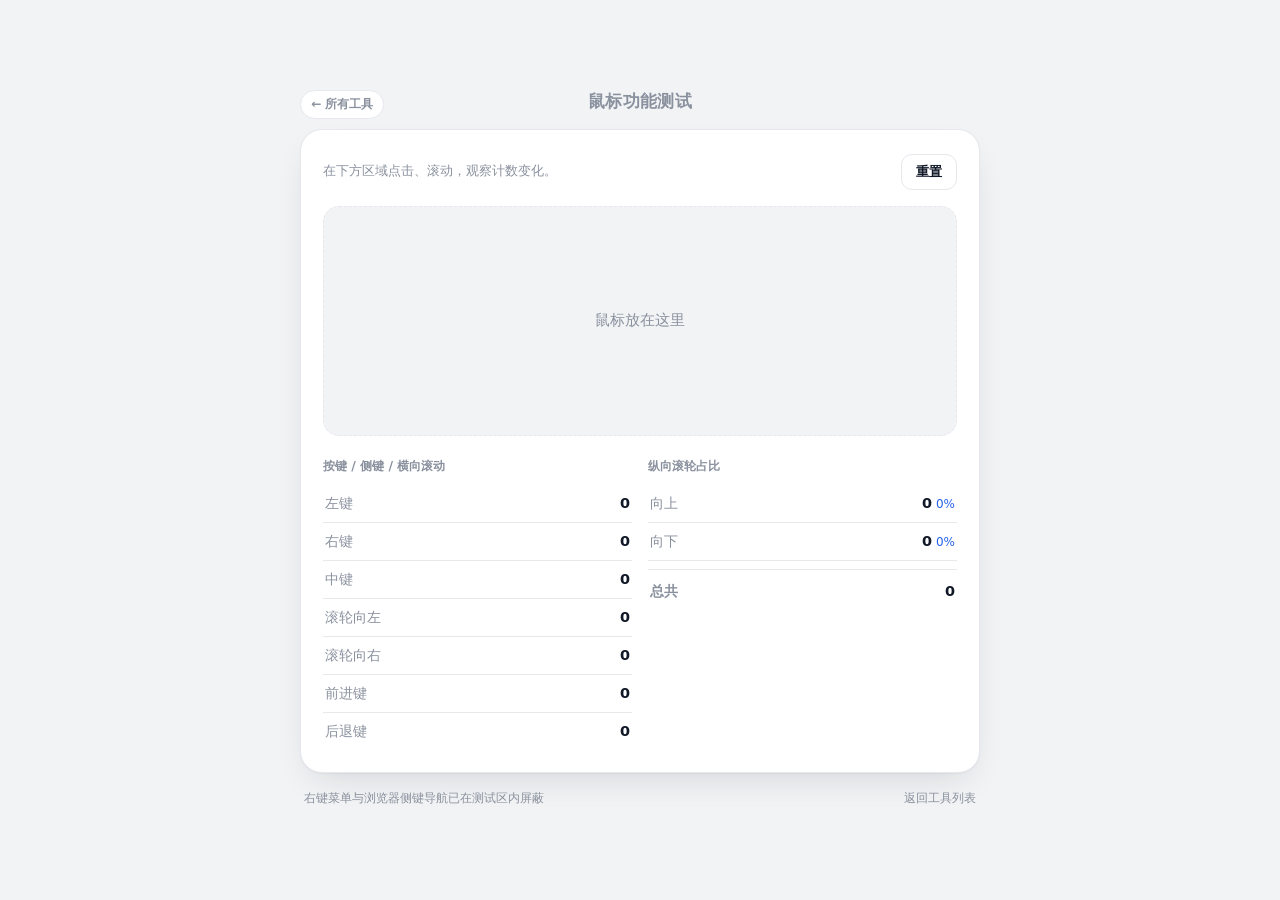
<file: mousetest.html>
<!DOCTYPE html>
<html lang="zh-CN">
<head>
<meta charset="UTF-8">
<meta name="viewport" content="width=device-width, initial-scale=1.0, viewport-fit=cover">
<meta name="color-scheme" content="light dark">
<title>鼠标功能测试 · 小工具</title>
<link rel="stylesheet" href="common.css">
</head>
<body>
<main class="wrap mid">
  <header class="head">
    <a class="back" href="index.html">&#8592; 所有工具</a>
    <h1 class="title">鼠标功能测试</h1>
  </header>

  <div class="card">
    <div class="between">
      <p class="sub">在下方区域点击、滚动，观察计数变化。</p>
      <button class="btn sm" id="resetBtn">重置</button>
    </div>

    <div id="testArea" class="test-pad" style="margin-top:16px">鼠标放在这里</div>

    <div class="split" style="margin-top:22px">
      <div>
        <h2 class="section-label">按键 / 侧键 / 横向滚动</h2>
        <div class="stat-list">
          <div class="stat"><span class="k">左键</span><span class="v" id="leftCount">0</span></div>
          <div class="stat"><span class="k">右键</span><span class="v" id="rightCount">0</span></div>
          <div class="stat"><span class="k">中键</span><span class="v" id="middleCount">0</span></div>
          <div class="stat"><span class="k">滚轮向左</span><span class="v" id="wheelLeftCount">0</span></div>
          <div class="stat"><span class="k">滚轮向右</span><span class="v" id="wheelRightCount">0</span></div>
          <div class="stat"><span class="k">前进键</span><span class="v" id="forwardCount">0</span></div>
          <div class="stat"><span class="k">后退键</span><span class="v" id="backCount">0</span></div>
        </div>
      </div>

      <div>
        <h2 class="section-label">纵向滚轮占比</h2>
        <div class="stat-list">
          <div class="stat">
            <span class="k">向上</span>
            <span class="v"><span id="wheelUpCount">0</span><small id="wheelUpPercent">0%</small></span>
          </div>
          <div class="stat">
            <span class="k">向下</span>
            <span class="v"><span id="wheelDownCount">0</span><small id="wheelDownPercent">0%</small></span>
          </div>
          <div class="stat total"><span class="k">总共</span><span class="v" id="wheelTotalCount">0</span></div>
        </div>
      </div>
    </div>
  </div>

  <footer class="foot">
    <span>右键菜单与浏览器侧键导航已在测试区内屏蔽</span>
    <a class="linkbtn" href="index.html">返回工具列表</a>
  </footer>
</main>

<script>
        // 获取DOM元素
        const leftCount = document.getElementById('leftCount');
        const rightCount = document.getElementById('rightCount');
        const middleCount = document.getElementById('middleCount');
        const wheelLeftCount = document.getElementById('wheelLeftCount');
        const wheelRightCount = document.getElementById('wheelRightCount');
        const forwardCount = document.getElementById('forwardCount');
        const backCount = document.getElementById('backCount');

        const wheelUpCount = document.getElementById('wheelUpCount');
        const wheelUpPercent = document.getElementById('wheelUpPercent');
        const wheelDownCount = document.getElementById('wheelDownCount');
        const wheelDownPercent = document.getElementById('wheelDownPercent');
        const wheelTotalCount = document.getElementById('wheelTotalCount');

        const testArea = document.getElementById('testArea');
        const resetBtn = document.getElementById('resetBtn');

        // 初始化计数器
        let leftClick = 0, rightClick = 0, middleClick = 0;
        let wheelLeft = 0, wheelRight = 0;
        let forwardClick = 0, backClick = 0;
        let wheelUp = 0, wheelDown = 0;

        // 更新显示
        function updateDisplay() {
            // 更新点击测试显示
            leftCount.textContent = leftClick;
            rightCount.textContent = rightClick;
            middleCount.textContent = middleClick;
            wheelLeftCount.textContent = wheelLeft;
            wheelRightCount.textContent = wheelRight;
            forwardCount.textContent = forwardClick;
            backCount.textContent = backClick;

            // 更新滚轮测试显示
            const totalWheel = wheelUp + wheelDown;
            wheelUpCount.textContent = wheelUp;
            wheelDownCount.textContent = wheelDown;
            wheelTotalCount.textContent = totalWheel;

            if (totalWheel > 0) {
                const upPercent = Math.round((wheelUp / totalWheel) * 100);
                const downPercent = 100 - upPercent;
                wheelUpPercent.textContent = upPercent + '%';
                wheelDownPercent.textContent = downPercent + '%';
            } else {
                wheelUpPercent.textContent = '0%';
                wheelDownPercent.textContent = '0%';
            }
        }

        // 侧键前进/后退是浏览器的历史记录命令，事件里的 preventDefault 拦截无效。
        // 做法：指针位于测试区期间预埋一条同 URL 的历史记录，侧键只会消费掉这条记录，
        // 导航时再补回去；离开测试区后移除，恢复浏览器正常的前进/后退。
        let navGuardArmed = false;
        let navGuardTimer = 0;
        let lastSidePress = 0;
        let pointerInside = false;

        function armNavGuard() {
            if (navGuardArmed) return;
            try {
                history.pushState({ mouseTestGuard: true }, '', location.href);
            } catch (_) {
                return; // file:// 等不支持 pushState 的场景，只能放弃屏蔽
            }
            navGuardArmed = true;
        }

        function releaseNavGuardSoon() {
            clearTimeout(navGuardTimer);
            if (!navGuardArmed) return;
            navGuardTimer = setTimeout(() => {
                if (!navGuardArmed) return;
                navGuardArmed = false;
                history.back();
            }, 1200);
        }

        window.addEventListener('popstate', () => {
            navGuardArmed = false;
            // 刚在测试区按过侧键，说明这次导航由侧键触发：补回记录，留在本页
            if (Date.now() - lastSidePress < 800) {
                armNavGuard();
            }
            if (!pointerInside) {
                releaseNavGuardSoon();
            }
        });

        testArea.addEventListener('mouseenter', () => {
            pointerInside = true;
            clearTimeout(navGuardTimer);
            armNavGuard();
        });

        testArea.addEventListener('mouseleave', () => {
            pointerInside = false;
            releaseNavGuardSoon();
        });

        // 页面加载时指针若已停在测试区内，mouseenter 不会再触发，这里补一次
        if (testArea.matches(':hover')) {
            pointerInside = true;
            armNavGuard();
        }

        // 鼠标按键事件
        testArea.addEventListener('mousedown', (e) => {
            e.preventDefault();
            if (e.button === 3 || e.button === 4) {
                lastSidePress = Date.now();
                armNavGuard();
            }
            switch(e.button) {
                case 0: // 左键
                    leftClick++;
                    break;
                case 1: // 中键
                    middleClick++;
                    break;
                case 2: // 右键
                    rightClick++;
                    break;
                case 3: // 后退键
                    backClick++;
                    break;
                case 4: // 前进键
                    forwardClick++;
                    break;
            }
            updateDisplay();
        });

        // 阻止默认行为，避免部分浏览器在释放时触发侧键导航
        testArea.addEventListener('mouseup', (e) => {
            e.preventDefault();
        });

        // 滚轮事件
        testArea.addEventListener('wheel', (e) => {
            e.preventDefault();
            // 处理上下滚动
            if (e.deltaY > 0) {
                wheelDown++;
            } else if (e.deltaY < 0) {
                wheelUp++;
            }
            // 处理左右滚动
            if (e.deltaX > 0) {
                wheelRight++;
            } else if (e.deltaX < 0) {
                wheelLeft++;
            }
            updateDisplay();
        });

        // 阻止右键菜单
        testArea.addEventListener('contextmenu', (e) => {
            e.preventDefault();
        });

        // 重置按钮事件
        resetBtn.addEventListener('click', () => {
            leftClick = rightClick = middleClick = 0;
            wheelLeft = wheelRight = 0;
            forwardClick = backClick = 0;
            wheelUp = wheelDown = 0;
            updateDisplay();
        });

        // 初始化显示
        updateDisplay();
</script>
</body>
</html>
</file>
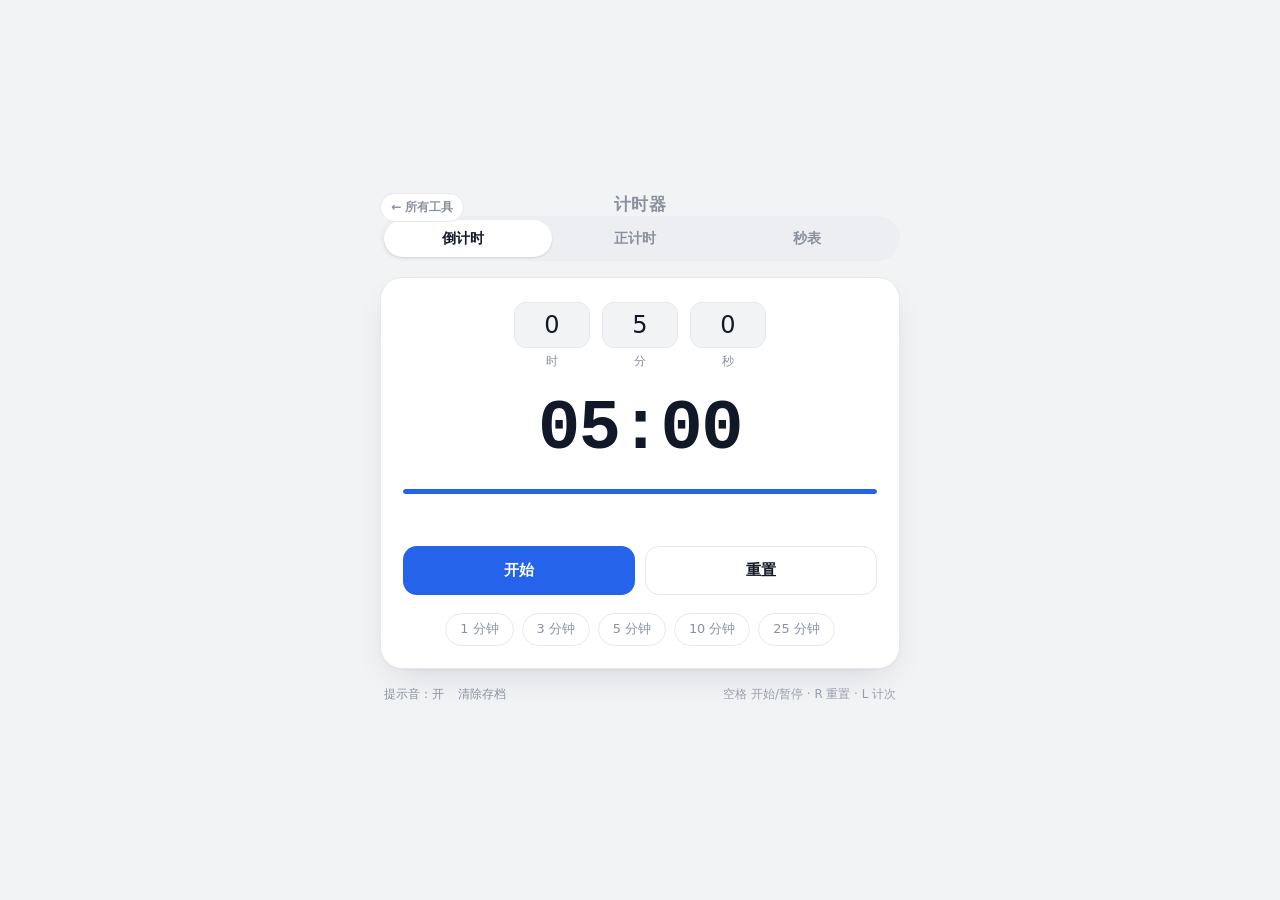
<file: timer.html>
<!DOCTYPE html>
<html lang="zh-CN">
<head>
<meta charset="UTF-8">
<meta name="viewport" content="width=device-width, initial-scale=1.0, viewport-fit=cover">
<meta name="color-scheme" content="light dark">
<title>计时器 · 倒计时 / 正计时 / 秒表</title>
<link rel="stylesheet" href="common.css">
</head>
<body>
<main class="wrap">
  <header class="head">
    <a class="back" href="index.html">&#8592; 所有工具</a>
    <h1 class="title">计时器</h1>
    <div class="tabs" role="tablist" aria-label="功能切换">
      <button class="tab is-active" role="tab" data-tab="countdown" aria-selected="true">倒计时<span class="dot"></span></button>
      <button class="tab" role="tab" data-tab="up" aria-selected="false">正计时<span class="dot"></span></button>
      <button class="tab" role="tab" data-tab="stopwatch" aria-selected="false">秒表<span class="dot"></span></button>
    </div>
  </header>

  <div class="card">
    <!-- ============ 倒计时 ============ -->
    <section class="panel" id="panel-countdown" role="tabpanel">
      <div class="fields">
        <label class="field">
          <input id="cdH" type="number" inputmode="numeric" min="0" max="99" value="0" aria-label="小时">
          <span>时</span>
        </label>
        <label class="field">
          <input id="cdM" type="number" inputmode="numeric" min="0" max="59" value="5" aria-label="分钟">
          <span>分</span>
        </label>
        <label class="field">
          <input id="cdS" type="number" inputmode="numeric" min="0" max="59" value="0" aria-label="秒">
          <span>秒</span>
        </label>
      </div>

      <div class="readout">
        <div class="display lg" id="cdDisplay">05:00</div>
        <div class="progress"><div class="progress-fill" id="cdBar" style="width:100%"></div></div>
      </div>

      <p class="status" id="cdStatus"></p>

      <div class="actions">
        <button class="btn primary" id="cdPrimary">开始</button>
        <button class="btn" id="cdReset">重置</button>
      </div>

      <div class="chips">
        <button class="chip" data-sec="60">1 分钟</button>
        <button class="chip" data-sec="180">3 分钟</button>
        <button class="chip" data-sec="300">5 分钟</button>
        <button class="chip" data-sec="600">10 分钟</button>
        <button class="chip" data-sec="1500">25 分钟</button>
      </div>
    </section>

    <!-- ============ 正计时 ============ -->
    <section class="panel" id="panel-up" role="tabpanel" hidden>
      <div class="readout">
        <div class="display md"><span id="upMain">00:00</span><span class="cs" id="upCs">.00</span></div>
      </div>

      <div class="actions">
        <button class="btn primary" id="upPrimary">开始</button>
        <button class="btn" id="upReset">归零</button>
      </div>

      <p class="note">从 0 开始累加，暂停后再开始会接着往上走。</p>
    </section>

    <!-- ============ 秒表 ============ -->
    <section class="panel" id="panel-stopwatch" role="tabpanel" hidden>
      <div class="readout">
        <div class="display md"><span id="swMain">00:00</span><span class="cs" id="swCs">.00</span></div>
      </div>

      <div class="actions">
        <button class="btn primary" id="swPrimary">开始</button>
        <button class="btn" id="swLap" disabled>计次</button>
        <button class="btn" id="swReset">重置</button>
      </div>

      <div class="laps" id="swLaps"><p class="empty">还没有计次记录</p></div>
    </section>
  </div>

  <footer class="foot">
    <div class="foot-btns">
      <button class="linkbtn" id="soundBtn" aria-pressed="true">提示音：开</button>
      <button class="linkbtn" id="clearBtn">清除存档</button>
    </div>
    <span class="keys">空格 开始/暂停 · R 重置 · L 计次</span>
  </footer>
</main>

<script>
(function () {
  'use strict';

  /* =========================================================================
     一、计时模型：用「墙钟时间戳」而不是页面内的累计值

     acc        —— 之前累计的毫秒数（暂停/关闭时定格）
     startedAt  —— 运行中那一段的起始绝对时间（Date.now()），null 表示未运行
     当前值      = acc + (Date.now() - startedAt)

     页面关掉后 JS 不会执行，但 Date.now() 一直在走，
     所以重新打开时这个减法天然把「关闭期间」的时长算进去了。
     ========================================================================= */

  var BASE_TITLE = document.title;
  var STORE_KEY = 'sylph.timer.v1';
  var MAX_LAPS = 500;

  function pad(n, len) {
    len = len || 2;
    return String(n).padStart(len, '0');
  }

  // 只到秒，倒计时用（ceil 让剩余 0.4s 仍显示 1s）
  function fmtClock(ms, opts) {
    opts = opts || {};
    var secs = opts.ceil ? Math.ceil(ms / 1000) : Math.floor(ms / 1000);
    if (secs < 0) secs = 0;
    var h = Math.floor(secs / 3600);
    var m = Math.floor((secs % 3600) / 60);
    var s = secs % 60;
    if (h > 0 || opts.forceHour) return pad(h) + ':' + pad(m) + ':' + pad(s);
    return pad(m) + ':' + pad(s);
  }

  // 带百分秒，返回 { main, cs }
  function fmtPrecise(ms) {
    var total = Math.max(0, Math.floor(ms));
    var cs = Math.floor((total % 1000) / 10);
    var secs = Math.floor(total / 1000);
    var h = Math.floor(secs / 3600);
    var m = Math.floor((secs % 3600) / 60);
    var s = secs % 60;
    var main = h > 0 ? pad(h) + ':' + pad(m) + ':' + pad(s) : pad(m) + ':' + pad(s);
    return { main: main, cs: '.' + pad(cs) };
  }

  function setText(el, text) {
    if (el && el.textContent !== text) el.textContent = text;
  }

  function shake(el) {
    el.classList.remove('is-shake');
    void el.offsetWidth;
    el.classList.add('is-shake');
    setTimeout(function () { el.classList.remove('is-shake'); }, 500);
  }

  /* =========================================================================
     二、计时器对象
     ========================================================================= */

  function Timer() {
    this.acc = 0;
    this.startedAt = null;
  }
  Timer.prototype.isRunning = function () {
    return this.startedAt !== null;
  };
  Timer.prototype.now = function () {
    var v = this.acc;
    if (this.startedAt !== null) v += Date.now() - this.startedAt;
    return v > 0 ? v : 0;
  };
  Timer.prototype.start = function () {
    if (this.startedAt !== null) return;
    this.startedAt = Date.now();
    save();
  };
  Timer.prototype.pause = function () {
    if (this.startedAt === null) return;
    var delta = Date.now() - this.startedAt;
    if (delta > 0) this.acc += delta; // delta<=0 说明系统时间被回拨，丢弃这一段
    this.startedAt = null;
    save();
  };
  Timer.prototype.reset = function () {
    this.acc = 0;
    this.startedAt = null;
    save();
  };
  Timer.prototype.load = function (acc, startedAt) {
    this.acc = typeof acc === 'number' && isFinite(acc) && acc > 0 ? acc : 0;
    this.startedAt = typeof startedAt === 'number' && isFinite(startedAt) ? startedAt : null;
  };

  /* =========================================================================
     三、本地存储：只在状态变更时写，不逐帧写
     ========================================================================= */

  function readStore() {
    try {
      var raw = localStorage.getItem(STORE_KEY);
      if (!raw) return null;
      var data = JSON.parse(raw);
      if (!data || data.v !== 1) return null;
      return data;
    } catch (e) {
      return null;
    }
  }

  function writeStore(data) {
    try {
      localStorage.setItem(STORE_KEY, JSON.stringify(data));
    } catch (e) {
      /* 隐私模式 / 配额满：静默降级，功能仍可用，只是不记忆 */
    }
  }

  function clearStore() {
    try { localStorage.removeItem(STORE_KEY); } catch (e) {}
  }

  /* =========================================================================
     四、状态与 DOM
     ========================================================================= */

  var $ = function (id) { return document.getElementById(id); };

  var currentTab = 'countdown';
  var soundOn = true;

  var cdTimer = new Timer();
  var upTimer = new Timer();
  var swTimer = new Timer();

  var cdTotal = 5 * 60 * 1000; // 倒计时设定的总时长
  var laps = [];               // 秒表计次（每项是该次的总计毫秒）

  var cdH = $('cdH'), cdM = $('cdM'), cdS = $('cdS');
  var cdDisplay = $('cdDisplay'), cdBar = $('cdBar'), cdStatus = $('cdStatus');
  var cdPrimaryBtn = $('cdPrimary'), cdResetBtn = $('cdReset');
  var cdPanel = $('panel-countdown');

  var upMain = $('upMain'), upCs = $('upCs');
  var upPrimaryBtn = $('upPrimary'), upResetBtn = $('upReset');

  var swMain = $('swMain'), swCs = $('swCs');
  var swPrimaryBtn = $('swPrimary'), swLapBtn = $('swLap'), swResetBtn = $('swReset');
  var swLapsBox = $('swLaps');

  var tabBtns = Array.prototype.slice.call(document.querySelectorAll('.tab'));
  var panels = {
    countdown: $('panel-countdown'),
    up: $('panel-up'),
    stopwatch: $('panel-stopwatch')
  };

  /* 汇总当前状态并落盘 */
  function save() {
    writeStore({
      v: 1,
      savedAt: Date.now(),
      tab: currentTab,
      sound: soundOn,
      countdown: {
        total: cdTotal,
        acc: cdTimer.acc,
        startedAt: cdTimer.startedAt
      },
      up: {
        acc: upTimer.acc,
        startedAt: upTimer.startedAt
      },
      stopwatch: {
        acc: swTimer.acc,
        startedAt: swTimer.startedAt,
        laps: laps.slice(-MAX_LAPS)
      }
    });
  }

  /* =========================================================================
     五、提示音
     ========================================================================= */

  var audioCtx = null;

  function audio() {
    if (!audioCtx) {
      var AC = window.AudioContext || window.webkitAudioContext;
      if (!AC) return null;
      try { audioCtx = new AC(); } catch (e) { return null; }
    }
    if (audioCtx.state === 'suspended') audioCtx.resume();
    return audioCtx;
  }

  function tone(freq, at, dur, vol) {
    var ac = audioCtx;
    if (!ac) return;
    var osc = ac.createOscillator();
    var gain = ac.createGain();
    osc.type = 'sine';
    osc.frequency.value = freq;
    gain.gain.setValueAtTime(0.0001, at);
    gain.gain.exponentialRampToValueAtTime(vol, at + 0.02);
    gain.gain.exponentialRampToValueAtTime(0.0001, at + dur);
    osc.connect(gain);
    gain.connect(ac.destination);
    osc.start(at);
    osc.stop(at + dur + 0.05);
  }

  function ring() {
    if (!soundOn) return;
    var ac = audio();
    if (!ac) return;
    var t0 = ac.currentTime + 0.06;
    for (var i = 0; i < 3; i++) {
      tone(988, t0 + i * 0.55, 0.32, 0.24);
      tone(1319, t0 + i * 0.55 + 0.14, 0.26, 0.11);
    }
  }

  function blip() {
    if (!soundOn) return;
    var ac = audio();
    if (!ac) return;
    tone(880, ac.currentTime + 0.02, 0.14, 0.16);
  }

  /* =========================================================================
     六、倒计时
     ========================================================================= */

  function readCdInputs() {
    var h = Math.min(99, Math.max(0, parseInt(cdH.value, 10) || 0));
    var m = Math.min(59, Math.max(0, parseInt(cdM.value, 10) || 0));
    var s = Math.min(59, Math.max(0, parseInt(cdS.value, 10) || 0));
    return (h * 3600 + m * 60 + s) * 1000;
  }

  function writeCdInputs(ms) {
    var t = Math.floor(ms / 1000);
    cdH.value = Math.floor(t / 3600);
    cdM.value = Math.floor((t % 3600) / 60);
    cdS.value = t % 60;
  }

  function cdIsDone() {
    return cdTotal > 0 && !cdTimer.isRunning() && cdTimer.acc >= cdTotal;
  }

  function cdIsIdle() {
    return !cdTimer.isRunning() && cdTimer.acc === 0 && !cdIsDone();
  }

  function lockCdInputs(lock) {
    [cdH, cdM, cdS].forEach(function (input) { input.disabled = lock; });
  }

  function updateCdUI() {
    var running = cdTimer.isRunning();
    var done = cdIsDone();

    var label = '开始';
    if (running) label = '暂停';
    else if (done) label = '重新开始';
    else if (cdTimer.acc > 0) label = '继续';

    cdPrimaryBtn.textContent = label;
    cdPrimaryBtn.classList.toggle('is-running', running);
    lockCdInputs(running || cdTimer.acc > 0 || done);

    var status = '';
    if (done) status = '已结束 · 点「重置」可重新设定时长';
    else if (running) status = '计时中，关闭页面也会继续';
    else if (cdTimer.acc > 0) status = '已暂停';
    cdStatus.textContent = status;
    cdStatus.classList.toggle('is-done', done);
  }

  function clearFinishUI() {
    document.title = BASE_TITLE;
    document.body.classList.remove('is-flash');
  }

  /* alert=false 用于「关闭页面期间就已到点」的情况：只落状态，不响铃 */
  function finishCountdown(alert) {
    cdTimer.acc = cdTotal;
    cdTimer.startedAt = null;
    save();
    updateCdUI();
    if (alert) {
      document.title = '时间到！ · 计时器';
      document.body.classList.add('is-flash');
      setTimeout(function () { document.body.classList.remove('is-flash'); }, 3400);
      ring();
    }
  }

  function renderCountdown() {
    var now = cdTimer.now();

    if (cdTimer.isRunning() && cdTotal > 0 && now >= cdTotal) {
      // 前台正常到点就响铃；若是在后台/关页期间过掉的，只静默补状态
      finishCountdown(now - cdTotal < 60000);
      now = cdTotal;
    }

    var rem = cdTotal > 0 ? Math.max(0, cdTotal - Math.min(now, cdTotal)) : 0;
    var forceHour = cdTotal >= 3600000;

    setText(cdDisplay, fmtClock(rem, { ceil: true, forceHour: forceHour }));
    cdDisplay.classList.toggle('is-done', cdIsDone());
    cdDisplay.classList.toggle('is-warn', !cdIsDone() && cdTimer.isRunning() && rem <= 10000 && rem > 0);

    var pct = cdTotal > 0 ? (rem / cdTotal) * 100 : 0;
    cdBar.style.width = pct.toFixed(2) + '%';
    cdBar.classList.toggle('is-warn', cdTotal > 0 && rem <= 10000);
  }

  function cdPrimary() {
    if (cdTimer.isRunning()) {
      cdTimer.pause();
      updateCdUI();
      return;
    }
    // 已结束：用同一时长重跑
    if (cdIsDone()) {
      audio();
      cdTimer.reset();
      clearFinishUI();
      cdTimer.start();
      updateCdUI();
      return;
    }
    // 暂停后继续
    if (cdTimer.acc > 0) {
      audio();
      cdTimer.start();
      updateCdUI();
      return;
    }
    // 全新开始
    var t = readCdInputs();
    if (t <= 0) { shake(cdPanel); return; }
    cdTotal = t;
    audio(); // 在用户手势里初始化音频，结束时才响得出来
    cdTimer.reset();
    cdTimer.start();
    updateCdUI();
  }

  function cdReset() {
    cdTimer.reset();
    clearFinishUI();
    cdTotal = readCdInputs();
    save();
    updateCdUI();
    renderCountdown();
  }

  cdPrimaryBtn.addEventListener('click', cdPrimary);
  cdResetBtn.addEventListener('click', cdReset);

  [cdH, cdM, cdS].forEach(function (input) {
    input.addEventListener('input', function () {
      if (cdIsIdle()) {
        cdTotal = readCdInputs();
        save();
      }
    });
    input.addEventListener('blur', function () {
      input.value = input.value === '' ? 0 : parseInt(input.value, 10) || 0;
      if (cdIsIdle()) {
        cdTotal = readCdInputs();
        save();
      }
    });
  });

  Array.prototype.forEach.call(document.querySelectorAll('.chip'), function (chip) {
    chip.addEventListener('click', function () {
      var sec = parseInt(chip.dataset.sec, 10) || 0;
      cdTimer.reset();
      clearFinishUI();
      writeCdInputs(sec * 1000);
      cdTotal = sec * 1000;
      save();
      updateCdUI();
      renderCountdown();
      blip();
    });
  });

  /* =========================================================================
     七、正计时
     ========================================================================= */

  function updateUpUI() {
    var running = upTimer.isRunning();
    upPrimaryBtn.textContent = running ? '暂停' : (upTimer.acc > 0 ? '继续' : '开始');
    upPrimaryBtn.classList.toggle('is-running', running);
  }

  function upToggle() {
    if (upTimer.isRunning()) {
      upTimer.pause();
    } else {
      audio();
      upTimer.start();
    }
    updateUpUI();
  }

  function renderUp() {
    var d = fmtPrecise(upTimer.now());
    setText(upMain, d.main);
    setText(upCs, d.cs);
  }

  upPrimaryBtn.addEventListener('click', upToggle);
  upResetBtn.addEventListener('click', function () {
    upTimer.reset();
    updateUpUI();
    renderUp();
  });

  /* =========================================================================
     八、秒表
     ========================================================================= */

  function updateSwUI() {
    var running = swTimer.isRunning();
    swPrimaryBtn.textContent = running ? '暂停' : (swTimer.acc > 0 ? '继续' : '开始');
    swPrimaryBtn.classList.toggle('is-running', running);
    swLapBtn.disabled = !running;
  }

  function swToggle() {
    if (swTimer.isRunning()) {
      swTimer.pause();
    } else {
      audio();
      swTimer.start();
    }
    updateSwUI();
  }

  function renderSw() {
    var d = fmtPrecise(swTimer.now());
    setText(swMain, d.main);
    setText(swCs, d.cs);
  }

  function renderLaps() {
    if (!laps.length) {
      swLapsBox.innerHTML = '<p class="empty">还没有计次记录</p>';
      return;
    }

    var deltas = laps.map(function (t, i) { return i === 0 ? t : t - laps[i - 1]; });
    var fastIdx = -1, slowIdx = -1;
    if (laps.length >= 3) {
      var min = Infinity, max = -Infinity;
      for (var i = 0; i < deltas.length; i++) {
        if (deltas[i] < min) { min = deltas[i]; fastIdx = i; }
        if (deltas[i] > max) { max = deltas[i]; slowIdx = i; }
      }
    }

    var html = '<div class="lap-head"><span>序号</span><span>单次</span><span>总计</span></div>';
    for (var k = laps.length - 1; k >= 0; k--) {
      var d = fmtPrecise(deltas[k]);
      var t = fmtPrecise(laps[k]);
      var cls = (k === fastIdx ? ' fast' : '') + (k === slowIdx ? ' slow' : '');
      html += '<div class="lap' + cls + '">' +
        '<span class="lap-idx">#' + (k + 1) + '</span>' +
        '<span class="lap-delta">' + d.main + d.cs + '</span>' +
        '<span class="lap-total">' + t.main + t.cs + '</span>' +
        '</div>';
    }
    swLapsBox.innerHTML = html;
  }

  function addLap() {
    if (!swTimer.isRunning()) return;
    laps.push(swTimer.now());
    if (laps.length > MAX_LAPS) laps = laps.slice(-MAX_LAPS);
    save();
    renderLaps();
    blip();
  }

  swPrimaryBtn.addEventListener('click', swToggle);
  swLapBtn.addEventListener('click', addLap);
  swResetBtn.addEventListener('click', function () {
    swTimer.reset();
    laps = [];
    save();
    renderLaps();
    updateSwUI();
    renderSw();
  });

  /* =========================================================================
     九、标签切换
     ========================================================================= */

  function switchTab(name, silent) {
    if (!panels[name]) return;
    currentTab = name;
    tabBtns.forEach(function (btn) {
      var on = btn.dataset.tab === name;
      btn.classList.toggle('is-active', on);
      btn.setAttribute('aria-selected', on ? 'true' : 'false');
    });
    Object.keys(panels).forEach(function (key) {
      panels[key].hidden = key !== name;
    });
    if (!silent) save();
  }

  tabBtns.forEach(function (btn) {
    btn.addEventListener('click', function () { switchTab(btn.dataset.tab); });
  });

  /* 标签上标出「后台还在跑」的计时器 */
  function updateTabDots() {
    tabBtns.forEach(function (btn) {
      var key = btn.dataset.tab;
      var live = (key === 'countdown' && cdTimer.isRunning()) ||
                 (key === 'up' && upTimer.isRunning()) ||
                 (key === 'stopwatch' && swTimer.isRunning());
      btn.classList.toggle('has-live', live && key !== currentTab);
    });
  }

  /* =========================================================================
     十、存档与恢复
     ========================================================================= */

  function applyState(data) {
    if (data.tab && panels[data.tab]) switchTab(data.tab, true);

    if (typeof data.sound === 'boolean') {
      soundOn = data.sound;
      updateSoundBtn();
    }

    // 倒计时
    var cd = data.countdown || {};
    var total = Number(cd.total);
    if (isFinite(total) && total > 0) cdTotal = total;
    cdTimer.load(Number(cd.acc) || 0, typeof cd.startedAt === 'number' ? cd.startedAt : null);
    if (cdTimer.acc > cdTotal) cdTimer.acc = cdTotal;
    writeCdInputs(cdTotal);

    // 运行中但关闭期间已过点：静默收尾成「已结束」
    if (cdTimer.isRunning() && cdTimer.now() >= cdTotal) {
      cdTimer.acc = cdTotal;
      cdTimer.startedAt = null;
    }
    if (!cdTimer.isRunning() && cdTimer.acc >= cdTotal) cdTimer.acc = cdTotal;

    // 正计时
    var up = data.up || {};
    upTimer.load(Number(up.acc) || 0, typeof up.startedAt === 'number' ? up.startedAt : null);

    // 秒表
    var sw = data.stopwatch || {};
    swTimer.load(Number(sw.acc) || 0, typeof sw.startedAt === 'number' ? sw.startedAt : null);
    if (Array.isArray(sw.laps)) {
      laps = sw.laps.filter(function (n) {
        return typeof n === 'number' && isFinite(n) && n >= 0;
      }).slice(-MAX_LAPS);
    }
  }

  function restore() {
    var data = readStore();
    if (data) applyState(data);
  }

  function updateSoundBtn() {
    var btn = $('soundBtn');
    btn.textContent = '提示音：' + (soundOn ? '开' : '关');
    btn.setAttribute('aria-pressed', soundOn ? 'true' : 'false');
  }

  $('soundBtn').addEventListener('click', function () {
    soundOn = !soundOn;
    updateSoundBtn();
    save();
    if (soundOn) blip();
  });

  $('clearBtn').addEventListener('click', function () {
    clearStore();
    cdTimer.reset();
    upTimer.reset();
    swTimer.reset();
    laps = [];
    cdTotal = 5 * 60 * 1000;
    writeCdInputs(cdTotal);
    clearFinishUI();
    save();
    updateAllUI();
  });

  /* =========================================================================
     十一、离开页面时再存一次（防止最后一次操作没落盘）
     ========================================================================= */

  document.addEventListener('visibilitychange', function () {
    if (document.hidden) {
      save();
    } else {
      // 回到前台：立刻按真实时间刷新，rAF 在后台是被节流的
      updateAllUI();
    }
  });

  window.addEventListener('pagehide', save);
  window.addEventListener('pageshow', function (e) {
    if (e.persisted) updateAllUI(); // 从 bfcache 恢复
  });

  /* =========================================================================
     十二、快捷键
     ========================================================================= */

  document.addEventListener('keydown', function (e) {
    if (e.repeat) return;
    var tag = (e.target.tagName || '').toLowerCase();
    if (tag === 'input' || tag === 'textarea' || tag === 'select') return;

    if (e.code === 'Space') {
      e.preventDefault();
      if (document.activeElement && document.activeElement.tagName === 'BUTTON') {
        document.activeElement.blur(); // 避免空格同时激活按钮
      }
      if (currentTab === 'countdown') cdPrimary();
      else if (currentTab === 'up') upToggle();
      else swToggle();
    } else if (e.key === 'r' || e.key === 'R') {
      e.preventDefault();
      if (currentTab === 'countdown') cdReset();
      else if (currentTab === 'up') { upTimer.reset(); updateUpUI(); renderUp(); }
      else { swTimer.reset(); laps = []; save(); renderLaps(); updateSwUI(); renderSw(); }
    } else if ((e.key === 'l' || e.key === 'L') && currentTab === 'stopwatch') {
      e.preventDefault();
      addLap();
    }
  });

  /* =========================================================================
     十三、渲染循环
     ========================================================================= */

  function updateAllUI() {
    updateCdUI();
    updateUpUI();
    updateSwUI();
    renderCountdown();
    renderUp();
    renderSw();
    renderLaps();
    updateTabDots();
  }

  function loop() {
    renderCountdown();
    renderUp();
    renderSw();
    updateTabDots();
    requestAnimationFrame(loop);
  }

  /* 启动 */
  restore();
  updateSoundBtn();
  updateAllUI();
  requestAnimationFrame(loop);
})();
</script>
</body>
</html>
</file>
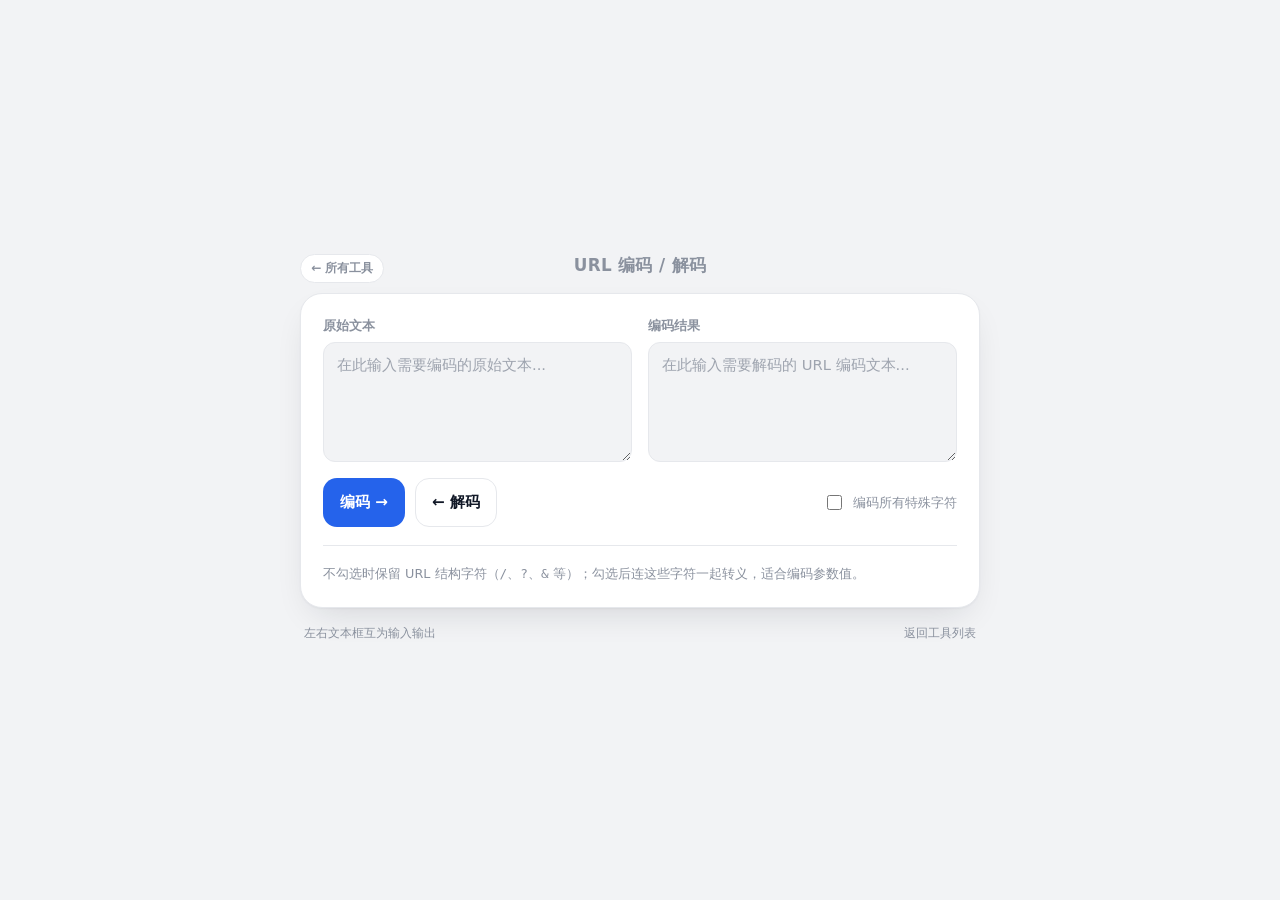
<file: URLcode.html>
<!DOCTYPE html>
<html lang="zh-CN">
<head>
<meta charset="UTF-8">
<meta name="viewport" content="width=device-width, initial-scale=1.0, viewport-fit=cover">
<meta name="color-scheme" content="light dark">
<title>URL 编码 / 解码 · 小工具</title>
<link rel="stylesheet" href="common.css">
</head>
<body>
<main class="wrap mid">
  <header class="head">
    <a class="back" href="index.html">&#8592; 所有工具</a>
    <h1 class="title">URL 编码 / 解码</h1>
  </header>

  <div class="card">
    <div class="split">
      <div class="form-row">
        <label class="label" for="inputText">原始文本</label>
        <textarea class="input" id="inputText" spellcheck="false" placeholder="在此输入需要编码的原始文本..."></textarea>
      </div>
      <div class="form-row">
        <label class="label" for="outputText">编码结果</label>
        <textarea class="input" id="outputText" spellcheck="false" placeholder="在此输入需要解码的 URL 编码文本..."></textarea>
      </div>
    </div>

    <div class="row wrap-row">
      <button class="btn primary auto" id="encodeBtn">编码 &rarr;</button>
      <button class="btn auto" id="decodeBtn">&larr; 解码</button>
      <span class="grow"></span>
      <label class="check"><input type="checkbox" id="encodeSpecial"> 编码所有特殊字符</label>
    </div>

    <div class="divider"></div>
    <p class="sub">不勾选时保留 URL 结构字符（<code>/</code>、<code>?</code>、<code>&amp;</code> 等）；勾选后连这些字符一起转义，适合编码参数值。</p>
  </div>

  <footer class="foot">
    <span>左右文本框互为输入输出</span>
    <a class="linkbtn" href="index.html">返回工具列表</a>
  </footer>
</main>

<script>
    // 获取DOM元素
    const inputText = document.getElementById('inputText');
    const outputText = document.getElementById('outputText');
    const encodeBtn = document.getElementById('encodeBtn');
    const decodeBtn = document.getElementById('decodeBtn');
    const encodeSpecial = document.getElementById('encodeSpecial');

    // 编码功能：将左侧内容编码后输出到右侧
    encodeBtn.addEventListener('click', () => {
        try {
            const rawText = inputText.value;
            const encodedText = encodeSpecial.checked ? encodeURIComponent(rawText) : encodeURI(rawText);
            outputText.value = encodedText;
        } catch (error) {
            alert('编码失败：' + error.message);
        }
    });

    // 解码功能：将右侧内容解码后输出到左侧
    decodeBtn.addEventListener('click', () => {
        try {
            const encodedText = outputText.value;
            const decodedText = encodeSpecial.checked ? decodeURIComponent(encodedText) : decodeURI(encodedText);
            inputText.value = decodedText;
        } catch (error) {
            alert('解码失败，请检查输入的内容是否为合法的URL编码：' + error.message);
        }
    });
</script>
</body>
</html>
</file>
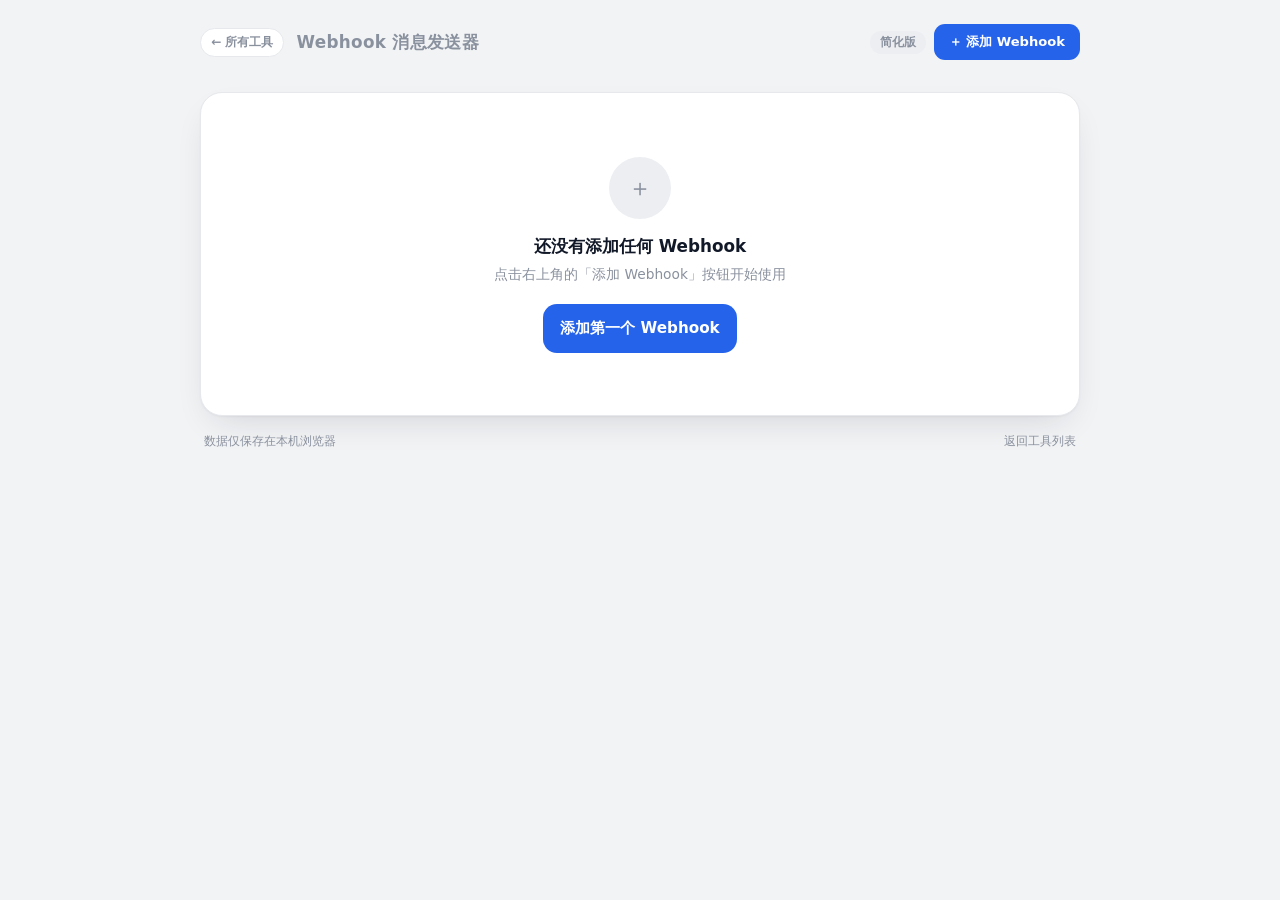
<file: webhook.html>
<!DOCTYPE html>
<html lang="zh-CN">
<head>
<meta charset="UTF-8">
<meta name="viewport" content="width=device-width, initial-scale=1.0, viewport-fit=cover">
<meta name="color-scheme" content="light dark">
<title>Webhook 消息发送器 · 小工具</title>
<link rel="stylesheet" href="common.css">
</head>
<body class="top">
<main class="wrap wide">
  <header class="head head-row">
    <a class="back" href="index.html">&#8592; 所有工具</a>
    <h1 class="title">Webhook 消息发送器</h1>
    <div class="head-actions">
      <a class="badge" href="webhooklite.html">简化版</a>
      <button class="btn sm primary" id="addWebhookBtn">＋ 添加 Webhook</button>
    </div>
  </header>

  <div class="tab-strip" id="webhookTabs"></div>

  <!-- 消息发送区域 -->
  <div class="card hidden" id="messageArea">
    <div class="split side">
      <div class="panel-box">
        <h2 class="section-label">发送选项</h2>
        <div class="form-row">
          <label class="label" for="sendFormat">发送格式</label>
          <select class="input" id="sendFormat">
            <option value="auto">自动检测</option>
            <option value="json">JSON 格式</option>
            <option value="form">表单格式</option>
            <option value="urlencoded">URL 编码</option>
          </select>
        </div>
        <div class="form-row">
          <label class="label" for="imageOption">图片处理</label>
          <select class="input" id="imageOption">
            <option value="compress">自动压缩</option>
            <option value="original">保持原图</option>
            <option value="link">仅发送链接</option>
          </select>
        </div>
        <div class="form-row">
          <label class="label" for="timeoutOption">超时设置</label>
          <select class="input" id="timeoutOption">
            <option value="10000">10 秒</option>
            <option value="5000">5 秒</option>
            <option value="30000">30 秒</option>
          </select>
        </div>
      </div>

      <div class="panel-box">
        <div class="between">
          <h2 class="section-label" style="margin:0">预设消息</h2>
          <button class="btn sm" id="addPresetBtn">＋ 添加预设</button>
        </div>
        <div class="chips" id="presetButtonsContainer" style="justify-content:flex-start;margin-top:14px">
          <span class="sub">暂无预设消息，点击添加按钮创建</span>
        </div>
        <p class="sub" style="margin-top:14px">点击预设会填充内容并直接发送</p>
      </div>
    </div>

    <div class="divider"></div>

    <div class="form-row">
      <label class="label" for="messageInput">消息内容</label>
      <div class="input-wrap">
        <textarea class="input" id="messageInput" rows="5" placeholder="请输入要发送的消息内容..."></textarea>
        <span class="counter"><span id="charCount">0</span> / 2000</span>
      </div>
    </div>

    <div class="form-row">
      <div class="between">
        <span class="label">附件</span>
        <span class="sub" id="attachmentCount">0张图片</span>
      </div>
      <div class="attachments">
        <div id="attachmentsContainer" class="contents"></div>
        <div class="attachment-add" id="addAttachmentBtn">
          <span class="ico">＋</span>
          <span>添加图片</span>
        </div>
        <input type="file" id="fileInput" accept="image/*" multiple class="hidden">
      </div>
      <p class="sub" style="margin-top:10px">支持拖拽图片、粘贴剪贴板图片或点击添加图片</p>
    </div>

    <div class="divider"></div>
    <div class="between">
      <span class="sub" id="totalSize">总大小: 0KB</span>
      <div class="row">
        <button class="btn sm" id="clearBtn">清空</button>
        <button class="btn sm" id="debugBtn">调试</button>
        <button class="btn sm primary" id="sendBtn">发送消息</button>
      </div>
    </div>
  </div>

  <!-- 空状态 -->
  <div class="card" id="emptyState">
    <div class="empty">
      <div class="ico">＋</div>
      <h2>还没有添加任何 Webhook</h2>
      <p>点击右上角的「添加 Webhook」按钮开始使用</p>
      <button class="btn primary" id="emptyAddBtn">添加第一个 Webhook</button>
    </div>
  </div>

  <footer class="foot">
    <span>数据仅保存在本机浏览器</span>
    <a class="linkbtn" href="index.html">返回工具列表</a>
  </footer>
</main>

<!-- 调试信息 -->
<div class="modal hidden" id="debugModal">
  <div class="modal-box big">
    <div class="modal-head">
      <h2>调试信息</h2>
      <button class="icon-btn" aria-label="关闭" id="closeDebugModalBtn">&times;</button>
    </div>
    <div class="modal-body">
      <div class="form-row">
        <span class="label">请求信息</span>
        <div class="code-block" id="requestInfo"></div>
      </div>
      <div class="form-row">
        <span class="label">响应信息</span>
        <div class="code-block" id="responseInfo"></div>
      </div>
      <div class="form-row">
        <span class="label">错误详情</span>
        <div class="code-block" id="errorInfo"></div>
      </div>
    </div>
    <div class="modal-foot">
      <button class="btn sm primary" id="copyDebugBtn">复制调试信息</button>
    </div>
  </div>
</div>

<!-- 添加 Webhook -->
<div class="modal hidden" id="addWebhookModal">
  <div class="modal-box scale-95 opacity-0" id="modalContent">
    <div class="modal-head">
      <h2>添加 Webhook</h2>
      <button class="icon-btn" aria-label="关闭" id="closeModalBtn">&times;</button>
    </div>
    <form id="webhookForm">
      <div class="modal-body">
        <div class="form-row">
          <label class="label" for="webhookAlias">别名</label>
          <input class="input" type="text" id="webhookAlias" placeholder="例如：通知系统、日志服务" required>
        </div>
        <div class="form-row">
          <label class="label" for="webhookUrl">Webhook 地址</label>
          <input class="input" type="url" id="webhookUrl" placeholder="https://example.com/webhook" required>
        </div>
      </div>
      <div class="modal-foot">
        <button type="button" class="btn sm" id="cancelModalBtn">取消</button>
        <button type="submit" class="btn sm primary">保存</button>
      </div>
    </form>
  </div>
</div>

<!-- 添加预设消息 -->
<div class="modal hidden" id="addPresetModal">
  <div class="modal-box scale-95 opacity-0" id="presetModalContent">
    <div class="modal-head">
      <h2>添加预设消息</h2>
      <button class="icon-btn" aria-label="关闭" id="closePresetModalBtn">&times;</button>
    </div>
    <form id="presetForm">
      <div class="modal-body">
        <div class="form-row">
          <label class="label" for="presetAlias">别名</label>
          <input class="input" type="text" id="presetAlias" placeholder="例如：上线通知、报错提醒" required>
        </div>
        <div class="form-row">
          <label class="label" for="presetMessage">消息内容</label>
          <textarea class="input" id="presetMessage" rows="4" placeholder="请输入预设的消息内容..." required></textarea>
        </div>
      </div>
      <div class="modal-foot">
        <button type="button" class="btn sm" id="cancelPresetModalBtn">取消</button>
        <button type="submit" class="btn sm primary">保存</button>
      </div>
    </form>
  </div>
</div>

<!-- 提示消息 -->
<div class="toast success translate-y-20 opacity-0" id="successToast">
  <span class="ico">&#10003;</span>
  <span id="successMessage">消息发送成功！</span>
</div>
<div class="toast error translate-y-20 opacity-0" id="errorToast">
  <span class="ico">!</span>
  <span id="errorMessage">发送失败，请重试</span>
</div>

    <script>
        class WebhookSender {
            constructor() {
                this.webhooks = JSON.parse(localStorage.getItem('webhooks') || '[]');
                this.presets = JSON.parse(localStorage.getItem('presetMessages') || '[]');
                this.currentWebhook = null;
                this.attachments = [];
                
                this.init();
            }
            init() {
                this.bindEvents();
                this.renderWebhookTabs();
                this.renderPresetButtons();
                this.checkEmptyState();
                this.updateAttachmentStats();
                this.updateSendOptions();
                
                // 如果有保存的webhook，默认选中第一个
                if (this.webhooks.length > 0) {
                    this.selectWebhook(this.webhooks[0].id);
                }
            }
            bindEvents() {
                // 模态框相关
                document.getElementById('addWebhookBtn').addEventListener('click', () => this.openModal());
                document.getElementById('emptyAddBtn').addEventListener('click', () => this.openModal());
                document.getElementById('closeModalBtn').addEventListener('click', () => this.closeModal());
                document.getElementById('cancelModalBtn').addEventListener('click', () => this.closeModal());
                document.getElementById('webhookForm').addEventListener('submit', (e) => this.saveWebhook(e));
                // 调试模态框相关
                document.getElementById('debugBtn').addEventListener('click', () => this.openDebugModal());
                document.getElementById('closeDebugModalBtn').addEventListener('click', () => this.closeDebugModal());
                document.getElementById('copyDebugBtn').addEventListener('click', () => this.copyDebugInfo());
                // 表单相关
                document.getElementById('messageInput').addEventListener('input', () => this.updateCharCount());
                document.getElementById('messageInput').addEventListener('paste', (e) => this.handlePaste(e));
                
                // 附件相关
                document.getElementById('addAttachmentBtn').addEventListener('click', () => document.getElementById('fileInput').click());
                document.getElementById('fileInput').addEventListener('change', (e) => this.handleFileSelect(e));
                
                // 发送按钮
                document.getElementById('sendBtn').addEventListener('click', () => this.sendMessage());
                document.getElementById('clearBtn').addEventListener('click', () => this.clearForm());
                
                // 拖拽功能
                const messageArea = document.getElementById('messageArea');
                messageArea.addEventListener('dragover', (e) => this.handleDragOver(e));
                messageArea.addEventListener('drop', (e) => this.handleDrop(e));
                messageArea.addEventListener('dragleave', () => this.handleDragLeave());
                
                // 预设消息相关
                document.getElementById('addPresetBtn').addEventListener('click', () => this.openPresetModal());
                document.getElementById('closePresetModalBtn').addEventListener('click', () => this.closePresetModal());
                document.getElementById('cancelPresetModalBtn').addEventListener('click', () => this.closePresetModal());
                document.getElementById('presetForm').addEventListener('submit', (e) => this.savePreset(e));
                
                // 发送选项变化
                document.getElementById('sendFormat').addEventListener('change', () => this.updateSendOptions());
                document.getElementById('imageOption').addEventListener('change', () => this.updateSendOptions());
            }
            // 更新附件统计信息
            updateAttachmentStats() {
                const attachmentCount = document.getElementById('attachmentCount');
                const totalSize = document.getElementById('totalSize');
                
                const count = this.attachments.length;
                const size = this.attachments.reduce((sum, att) => sum + att.size, 0);
                
                attachmentCount.textContent = `${count}张图片`;
                totalSize.textContent = `总大小: ${(size / 1024).toFixed(1)}KB`;
            }
            // 更新发送选项
            updateSendOptions() {
                const format = document.getElementById('sendFormat').value;
                const imageOption = document.getElementById('imageOption').value;
                
                // 根据选择的格式显示/隐藏相关选项
                const imageSelect = document.getElementById('imageOption').parentElement;
                
                if (format === 'json' || imageOption === 'link') {
                    imageSelect.style.opacity = '0.6';
                    document.getElementById('imageOption').disabled = true;
                } else {
                    imageSelect.style.opacity = '1';
                    document.getElementById('imageOption').disabled = false;
                }
            }
            // 打开调试模态框
            openDebugModal() {
                const modal = document.getElementById('debugModal');
                modal.classList.remove('hidden');
            }
            // 关闭调试模态框
            closeDebugModal() {
                const modal = document.getElementById('debugModal');
                modal.classList.add('hidden');
            }
            // 复制调试信息
            copyDebugInfo() {
                const requestInfo = document.getElementById('requestInfo').textContent;
                const responseInfo = document.getElementById('responseInfo').textContent;
                const errorInfo = document.getElementById('errorInfo').textContent;
                
                const debugText = `=== Webhook 调试信息 ===
请求信息:
${requestInfo}
响应信息:
${responseInfo}
错误详情:
${errorInfo}
=== 调试信息结束 ===`;
                
                navigator.clipboard.writeText(debugText).then(() => {
                    this.showToast('调试信息已复制到剪贴板', 'success');
                }).catch(() => {
                    this.showToast('复制失败，请手动复制', 'error');
                });
            }
            // 显示调试信息
            showDebugInfo(requestInfo, responseInfo = '', errorInfo = '') {
                document.getElementById('requestInfo').textContent = requestInfo;
                document.getElementById('responseInfo').textContent = responseInfo;
                document.getElementById('errorInfo').textContent = errorInfo;
            }
            // 渲染Webhook标签
            renderWebhookTabs() {
                const tabsContainer = document.getElementById('webhookTabs');
                tabsContainer.innerHTML = '';
                this.webhooks.forEach(webhook => {
                    const tab = document.createElement('div');
                    tab.className = `wh-tab ${
                        this.currentWebhook === webhook.id ? 'is-active' : ''
                    }`;
                    tab.dataset.id = webhook.id;
                    tab.innerHTML = `
                        <span>${webhook.alias}</span>
                        <button class="x" aria-label="删除" onclick="webhookSender.deleteWebhook('${webhook.id}', event)">&times;</button>
                    `;
                    
                    tab.addEventListener('click', () => this.selectWebhook(webhook.id));
                    tabsContainer.appendChild(tab);
                });
            }
            // 选择Webhook
            selectWebhook(id) {
                this.currentWebhook = id;
                document.getElementById('messageArea').classList.remove('hidden');
                document.getElementById('emptyState').classList.add('hidden');
                this.renderWebhookTabs();
            }
            // 打开添加Webhook模态框
            openModal() {
                const modal = document.getElementById('addWebhookModal');
                const modalContent = document.getElementById('modalContent');
                
                modal.classList.remove('hidden');
                setTimeout(() => {
                    modalContent.classList.remove('scale-95', 'opacity-0');
                    modalContent.classList.add('scale-100', 'opacity-100');
                }, 10);
                
                // 清空表单
                document.getElementById('webhookForm').reset();
            }
            // 关闭添加Webhook模态框
            closeModal() {
                const modal = document.getElementById('addWebhookModal');
                const modalContent = document.getElementById('modalContent');
                
                modalContent.classList.remove('scale-100', 'opacity-100');
                modalContent.classList.add('scale-95', 'opacity-0');
                
                setTimeout(() => {
                    modal.classList.add('hidden');
                }, 300);
            }
            // 保存Webhook
            saveWebhook(e) {
                e.preventDefault();
                
                const alias = document.getElementById('webhookAlias').value.trim();
                const url = document.getElementById('webhookUrl').value.trim();
                
                if (!alias || !url) return;
                
                const newWebhook = {
                    id: Date.now().toString(),
                    alias,
                    url
                };
                
                this.webhooks.push(newWebhook);
                localStorage.setItem('webhooks', JSON.stringify(this.webhooks));
                
                this.closeModal();
                this.selectWebhook(newWebhook.id);
                this.renderWebhookTabs();
                this.checkEmptyState();
            }
            // 删除Webhook
            deleteWebhook(id, event) {
                event.stopPropagation();
                
                if (confirm('确定要删除这个Webhook吗？')) {
                    this.webhooks = this.webhooks.filter(webhook => webhook.id !== id);
                    localStorage.setItem('webhooks', JSON.stringify(this.webhooks));
                    
                    if (this.currentWebhook === id) {
                        this.currentWebhook = null;
                        document.getElementById('messageArea').classList.add('hidden');
                    }
                    
                    this.renderWebhookTabs();
                    this.checkEmptyState();
                }
            }
            // 检查空状态
            checkEmptyState() {
                if (this.webhooks.length === 0) {
                    document.getElementById('messageArea').classList.add('hidden');
                    document.getElementById('emptyState').classList.remove('hidden');
                }
            }
            // 更新字符计数
            updateCharCount() {
                const input = document.getElementById('messageInput');
                const charCount = document.getElementById('charCount');
                const maxLength = 2000;
                
                const count = input.value.length;
                charCount.textContent = count;
                
                if (count > maxLength) {
                    charCount.classList.add('text-danger');
                    input.value = input.value.substring(0, maxLength);
                    charCount.textContent = maxLength;
                } else {
                    charCount.classList.remove('text-danger');
                }
            }
            // 处理粘贴
            handlePaste(e) {
                try {
                    const clipboardData = e.clipboardData || e.originalEvent?.clipboardData;
                    if (!clipboardData) return;
                    
                    const items = clipboardData.items;
                    if (!items || items.length === 0) return;
                    
                    for (const item of items) {
                        if (item.kind === 'file' && item.type.startsWith('image/')) {
                            const file = item.getAsFile();
                            if (file) {
                                // 检查文件大小，超过5MB的图片进行压缩
                                if (file.size > 5 * 1024 * 1024) {
                                    this.compressImage(file).then(compressedFile => {
                                        this.addAttachment(compressedFile);
                                        this.showToast('图片已压缩后添加', 'success');
                                    }).catch(error => {
                                        console.error('图片压缩失败:', error);
                                        this.addAttachment(file);
                                        this.showToast('图片添加成功（未压缩）', 'success');
                                    });
                                } else {
                                    this.addAttachment(file);
                                    this.showToast('图片添加成功', 'success');
                                }
                            }
                        }
                    }
                } catch (error) {
                    console.error('粘贴处理失败:', error);
                    this.showToast('粘贴图片失败，请尝试手动添加', 'error');
                }
            }
            // 图片压缩功能
            compressImage(file, quality = 0.8, maxWidth = 1920, maxHeight = 1080) {
                return new Promise((resolve, reject) => {
                    const canvas = document.createElement('canvas');
                    const ctx = canvas.getContext('2');
                    const img = new Image();
                    
                    img.onload = function() {
                        // 计算压缩后的尺寸
                        let width = img.width;
                        let height = img.height;
                        
                        if (width > height) {
                            if (width > maxWidth) {
                                height *= maxWidth / width;
                                width = maxWidth;
                            }
                        } else {
                            if (height > maxHeight) {
                                width *= maxHeight / height;
                                height = maxHeight;
                            }
                        }
                        
                        canvas.width = width;
                        canvas.height = height;
                        
                        // 绘制压缩后的图片
                        ctx.drawImage(img, 0, 0, width, height);
                        
                        // 转换为Blob
                        canvas.toBlob(function(blob) {
                            if (!blob) {
                                reject(new Error('图片压缩失败'));
                                return;
                            }
                            
                            // 创建新的File对象
                            const compressedFile = new File([blob], file.name, {
                                type: file.type,
                                lastModified: Date.now()
                            });
                            
                            resolve(compressedFile);
                        }, file.type, quality);
                    };
                    
                    img.onerror = function() {
                        reject(new Error('图片加载失败'));
                    };
                    
                    img.src = URL.createObjectURL(file);
                });
            }
            // 处理文件选择
            handleFileSelect(e) {
                const files = e.target.files;
                if (files.length > 0) {
                    const file = files[0];
                    
                    // 检查文件大小，超过5MB的图片进行压缩
                    if (file.size > 5 * 1024 * 1024) {
                        this.compressImage(file).then(compressedFile => {
                            this.addAttachment(compressedFile);
                            this.showToast('图片已压缩后添加', 'success');
                        }).catch(error => {
                            console.error('图片压缩失败:', error);
                            this.addAttachment(file);
                            this.showToast('图片添加成功（未压缩）', 'success');
                        });
                    } else {
                        this.addAttachment(file);
                        this.showToast('图片添加成功', 'success');
                    }
                    
                    e.target.value = ''; // 重置input，以便可以选择相同的文件
                }
            }
            // 处理拖拽悬停
            handleDragOver(e) {
                e.preventDefault();
                e.stopPropagation();
                
                const messageArea = document.getElementById('messageArea');
                messageArea.classList.add('border-2', 'border-primary/50', 'bg-primary/5');
                
                // 显示拖拽提示
                let dragHint = document.getElementById('dragHint');
                if (!dragHint) {
                    dragHint = document.createElement('div');
                    dragHint.id = 'dragHint';
                    dragHint.className = 'modal';
                    dragHint.innerHTML = `
                        <div class="empty" style="background:var(--panel);border:1px solid var(--line);border-radius:20px;padding:32px">
                            <div class="ico">＋</div>
                            <h2>拖拽图片到这里</h2>
                            <p>支持 JPG、PNG 等图片格式</p>
                        </div>
                    `;
                    document.body.appendChild(dragHint);
                }
            }
            // 处理拖拽离开
            handleDragLeave() {
                const messageArea = document.getElementById('messageArea');
                messageArea.classList.remove('border-2', 'border-primary/50', 'bg-primary/5');
                
                // 移除拖拽提示
                const dragHint = document.getElementById('dragHint');
                if (dragHint) {
                    dragHint.remove();
                }
            }
            // 处理拖拽放下
            handleDrop(e) {
                e.preventDefault();
                e.stopPropagation();
                
                this.handleDragLeave();
                
                const files = e.dataTransfer.files;
                let addedCount = 0;
                
                for (const file of files) {
                    if (file.type.startsWith('image/')) {
                        addedCount++;
                        
                        // 检查文件大小，超过5MB的图片进行压缩
                        if (file.size > 5 * 1024 * 1024) {
                            this.compressImage(file).then(compressedFile => {
                                this.addAttachment(compressedFile);
                            }).catch(error => {
                                console.error('图片压缩失败:', error);
                                this.addAttachment(file);
                            });
                        } else {
                            this.addAttachment(file);
                        }
                    }
                }
                
                if (addedCount > 0) {
                    this.showToast(`成功添加 ${addedCount} 张图片`, 'success');
                }
            }
            // 添加附件
            addAttachment(file) {
                const reader = new FileReader();
                reader.onload = (e) => {
                    const attachment = {
                        id: Date.now().toString(),
                        url: e.target.result,
                        name: file.name,
                        size: file.size,
                        file: file
                    };
                    
                    this.attachments.push(attachment);
                    this.renderAttachments();
                    this.updateAttachmentStats();
                };
                reader.readAsDataURL(file);
            }
            // 渲染附件
            renderAttachments() {
                const container = document.getElementById('attachmentsContainer');
                container.innerHTML = '';
                
                this.attachments.forEach(attachment => {
                    const item = document.createElement('div');
                    item.className = 'attachment-item';
                    
                    const img = document.createElement('img');
                    img.src = attachment.url;
                    img.alt = attachment.name;
                    img.className = 'attachment-preview';
                    img.onerror = function() {
                        this.style.backgroundColor = '#f3f4f6';
                        this.src = '[data-uri]';
                    };
                    
                    const removeBtn = document.createElement('div');
                    removeBtn.className = 'attachment-remove';
                    removeBtn.onclick = () => this.removeAttachment(attachment.id);
                    removeBtn.innerHTML = '&times;';
                    
                    item.appendChild(img);
                    item.appendChild(removeBtn);
                    container.appendChild(item);
                });
            }
            // 移除附件
            removeAttachment(id) {
                this.attachments = this.attachments.filter(att => att.id !== id);
                this.renderAttachments();
            }
            // 发送消息
            async sendMessage() {
                const message = document.getElementById('messageInput').value.trim();
                if (!message && this.attachments.length === 0) {
                    this.showToast('请输入消息内容或添加附件', 'error');
                    return;
                }
                
                if (!this.currentWebhook) {
                    this.showToast('请先选择一个Webhook', 'error');
                    return;
                }
                
                const webhook = this.webhooks.find(w => w.id === this.currentWebhook);
                if (!webhook) {
                    this.showToast('未找到选中的Webhook', 'error');
                    return;
                }
                
                // 获取发送选项
                const sendFormat = document.getElementById('sendFormat').value;
                const imageOption = document.getElementById('imageOption').value;
                const timeout = parseInt(document.getElementById('timeoutOption').value);
                
                // 显示发送状态
                const sendBtn = document.getElementById('sendBtn');
                const originalText = sendBtn.innerHTML;
                sendBtn.innerHTML = '发送中…';
                sendBtn.disabled = true;
                
                // 创建控制器用于超时处理
                const controller = new AbortController();
                const timeoutId = setTimeout(() => controller.abort(), timeout);
                
                try {
                    let response;
                    let requestInfo = '';
                    let responseInfo = '';
                    
                    // 确定最终的发送格式
                    const finalFormat = sendFormat === 'auto' ? 
                        (this.attachments.length > 0 ? 'form' : 'json') : 
                        sendFormat;
                    
                    // 构建请求信息
                    requestInfo = `URL: ${webhook.url}
方法: POST
超时: ${timeout}ms
格式: ${finalFormat}
图片处理: ${imageOption}
消息长度: ${message.length}字符
附件数量: ${this.attachments.length}
总大小: ${(this.attachments.reduce((sum, att) => sum + att.size, 0) / 1024).toFixed(1)}KB`;
                    
                    if (finalFormat === 'json' || imageOption === 'link') {
                        // JSON格式发送
                        const data = {
                            content: message,
                            attachments: this.attachments.map(att => ({
                                name: att.name,
                                size: att.size,
                                url: imageOption === 'link' ? att.url : 'base64-encoded'
                            }))
                        };
                        
                        // 如果是链接模式，直接发送base64 URL
                        if (imageOption === 'link') {
                            data.attachments = this.attachments.map(att => ({
                                name: att.name,
                                size: att.size,
                                url: att.url
                            }));
                        }
                        
                        requestInfo += `
请求头:
  Content-Type: application/json
  Accept: application/json
请求体:
${JSON.stringify(data, null, 2)}`;
                        
                        // 发送请求
                        response = await fetch(webhook.url, {
                            method: 'POST',
                            headers: {
                                'Content-Type': 'application/json',
                                'Accept': 'application/json'
                            },
                            body: JSON.stringify(data),
                            signal: controller.signal
                        });
                    } else if (finalFormat === 'urlencoded') {
                        // URL编码格式
                        const formData = new URLSearchParams();
                        formData.append('content', message);
                        
                        this.attachments.forEach((att, index) => {
                            formData.append(`attachment_${index}_name`, att.name);
                            formData.append(`attachment_${index}_size`, att.size.toString());
                        });
                        
                        requestInfo += `
请求头:
  Content-Type: application/x-www-form-urlencoded
  Accept: application/json
请求体:
${formData.toString()}`;
                        
                        // 发送请求
                        response = await fetch(webhook.url, {
                            method: 'POST',
                            headers: {
                                'Content-Type': 'application/x-www-form-urlencoded',
                                'Accept': 'application/json'
                            },
                            body: formData,
                            signal: controller.signal
                        });
                    } else {
                        // FormData格式
                        const formData = new FormData();
                        formData.append('content', message);
                        
                        // 添加附件
                        this.attachments.forEach((att, index) => {
                            formData.append(`attachment_${index}`, att.file, att.name);
                        });
                        
                        requestInfo += `
请求头:
  Content-Type: multipart/form-data
  Accept: application/json
请求体:
  content: ${message}
  附件: ${this.attachments.map(att => att.name).join(', ')}`;
                        
                        // 发送请求
                        response = await fetch(webhook.url, {
                            method: 'POST',
                            body: formData,
                            signal: controller.signal
                        });
                    }
                    
                    // 获取响应信息
                    responseInfo = `状态码: ${response.status} ${response.statusText}
响应头:
${Array.from(response.headers.entries()).map(([key, value]) => `  ${key}: ${value}`).join('\n')}
响应体:`;
                    
                    try {
                        const responseBody = await response.text();
                        responseInfo += `
${responseBody}`;
                        
                        // 尝试解析JSON
                        try {
                            const jsonBody = JSON.parse(responseBody);
                            responseInfo += `
格式化JSON:
${JSON.stringify(jsonBody, null, 2)}`;
                        } catch {}
                    } catch (error) {
                        responseInfo += `
无法读取响应体: ${error.message}`;
                    }
                    
                    if (!response.ok) {
                        throw new Error(`HTTP error! status: ${response.status}`);
                    }
                    
                    this.showToast('消息发送成功！', 'success');
                    this.clearForm();
                    
                    // 显示成功的调试信息
                    this.showDebugInfo(requestInfo, responseInfo);
                } catch (error) {
                    console.error('发送失败:', error);
                    
                    let errorInfo = error.message;
                    if (error.name === 'AbortError') {
                        errorInfo = `请求超时（${timeout}ms）`;
                    }
                    
                    this.showToast('发送失败: ' + errorInfo, 'error');
                    this.showDebugInfo(requestInfo, responseInfo, error.stack || errorInfo);
                } finally {
                    // 清理超时
                    clearTimeout(timeoutId);
                    
                    // 恢复按钮状态
                    sendBtn.innerHTML = originalText;
                    sendBtn.disabled = false;
                }
            }
            // 清空表单
            clearForm() {
                document.getElementById('messageInput').value = '';
                this.attachments = [];
                this.updateCharCount();
                this.renderAttachments();
            }
            // 打开添加预设消息模态框
            openPresetModal() {
                const modal = document.getElementById('addPresetModal');
                const modalContent = document.getElementById('presetModalContent');
                
                modal.classList.remove('hidden');
                setTimeout(() => {
                    modalContent.classList.remove('scale-95', 'opacity-0');
                    modalContent.classList.add('scale-100', 'opacity-100');
                }, 10);
                
                // 清空表单
                document.getElementById('presetForm').reset();
            }
            // 关闭添加预设消息模态框
            closePresetModal() {
                const modal = document.getElementById('addPresetModal');
                const modalContent = document.getElementById('presetModalContent');
                
                modalContent.classList.remove('scale-100', 'opacity-100');
                modalContent.classList.add('scale-95', 'opacity-0');
                
                setTimeout(() => {
                    modal.classList.add('hidden');
                }, 300);
            }
            // 保存预设消息
            savePreset(e) {
                e.preventDefault();
                
                const alias = document.getElementById('presetAlias').value.trim();
                const message = document.getElementById('presetMessage').value.trim();
                
                if (!alias || !message) return;
                
                const newPreset = {
                    id: Date.now().toString(),
                    alias,
                    message
                };
                
                this.presets.push(newPreset);
                localStorage.setItem('presetMessages', JSON.stringify(this.presets));
                
                this.closePresetModal();
                this.renderPresetButtons();
                this.showToast('预设消息添加成功', 'success');
            }
            // 渲染预设消息按钮
            renderPresetButtons() {
                const container = document.getElementById('presetButtonsContainer');
                container.innerHTML = '';
                
                if (this.presets.length === 0) {
                    container.innerHTML = '<span class="sub">暂无预设消息，点击添加按钮创建</span>';
                    return;
                }
                
                this.presets.forEach(preset => {
                    const btn = document.createElement('button');
                    btn.className = 'preset';
                    btn.innerHTML = `
                        <span>${preset.alias}</span>
                        <span class="del delete-preset">&times;</span>
                    `;
                    btn.onclick = () => {
                        // 填充预设消息并直接发送
                        document.getElementById('messageInput').value = preset.message;
                        this.updateCharCount();
                        this.sendMessage();
                    };
                    // 绑定删除按钮事件
                    const deleteBtn = btn.querySelector('.delete-preset');
                    deleteBtn.onclick = (e) => {
                        e.stopPropagation();
                        if (confirm(`确定要删除预设消息"${preset.alias}"吗？`)) {
                            this.presets = this.presets.filter(p => p.id !== preset.id);
                            localStorage.setItem('presetMessages', JSON.stringify(this.presets));
                            this.renderPresetButtons();
                            this.showToast('预设消息已删除', 'success');
                        }
                    };
                    container.appendChild(btn);
                });
            }
            // 显示提示消息
            showToast(message, type = 'success') {
                const toast = type === 'success' ? 
                    document.getElementById('successToast') : 
                    document.getElementById('errorToast');
                
                if (type === 'error') {
                    document.getElementById('errorMessage').textContent = message;
                } else {
                    document.getElementById('successMessage').textContent = message;
                }
                
                toast.classList.remove('translate-y-20', 'opacity-0');
                toast.classList.add('translate-y-0', 'opacity-100');
                
                setTimeout(() => {
                    toast.classList.remove('translate-y-0', 'opacity-100');
                    toast.classList.add('translate-y-20', 'opacity-0');
                }, 3000);
            }
        }
        // 初始化应用
        let webhookSender;
        document.addEventListener('DOMContentLoaded', () => {
            webhookSender = new WebhookSender();
        });
    </script>
</body>
</html>
</file>
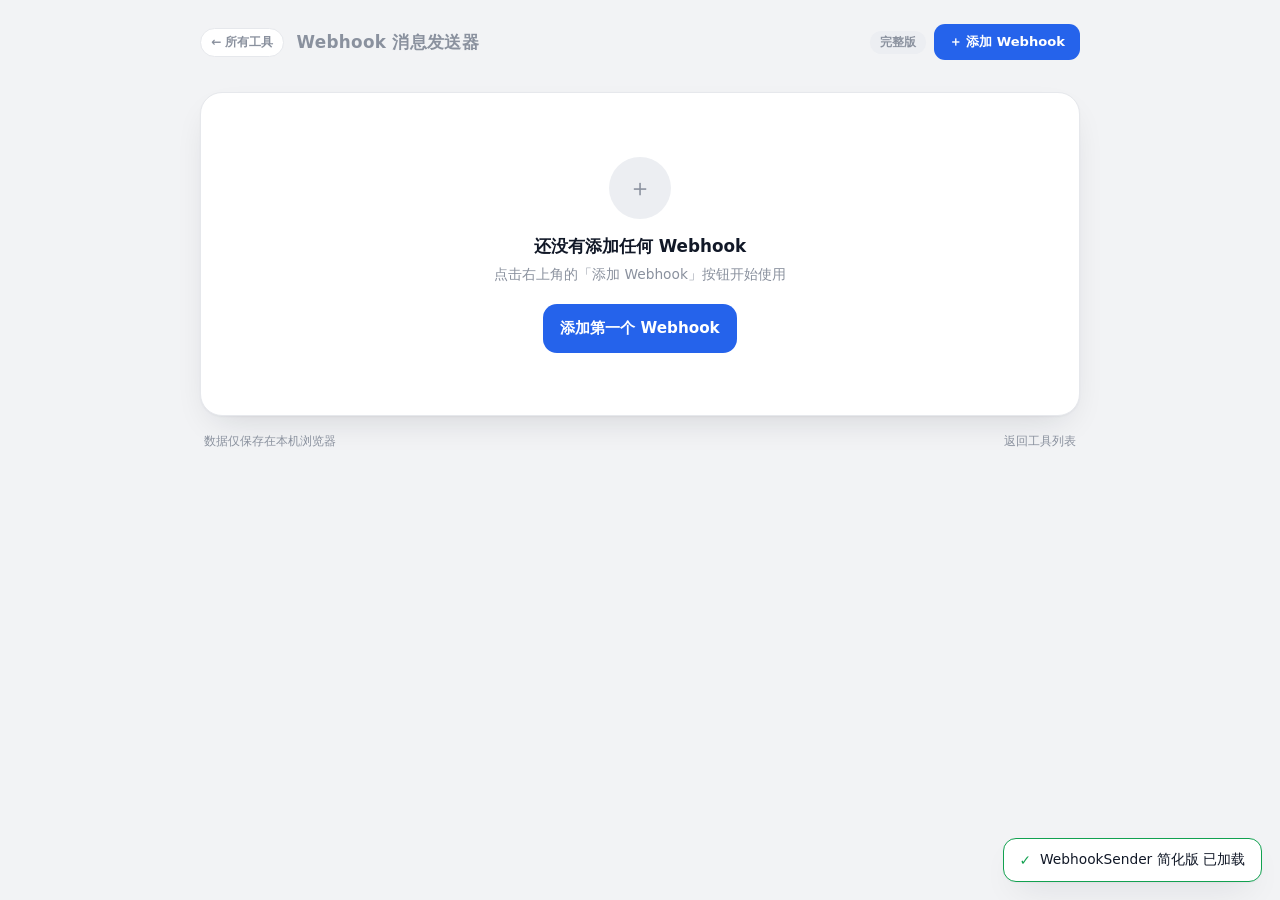
<file: webhooklite.html>
<!DOCTYPE html>
<html lang="zh-CN">
<head>
<meta charset="UTF-8">
<meta name="viewport" content="width=device-width, initial-scale=1.0, viewport-fit=cover">
<meta name="color-scheme" content="light dark">
<title>Webhook 消息发送器 · 简化版</title>
<link rel="stylesheet" href="common.css">
</head>
<body class="top">
<main class="wrap wide">
  <header class="head head-row">
    <a class="back" href="index.html">&#8592; 所有工具</a>
    <h1 class="title">Webhook 消息发送器</h1>
    <div class="head-actions">
      <a class="badge" href="webhook.html">完整版</a>
      <button class="btn sm primary" onclick="openAddModal()">＋ 添加 Webhook</button>
    </div>
  </header>

  <div class="tab-strip" id="webhookTabs"></div>

  <!-- 消息发送区域 -->
  <div class="card hidden" id="messageArea">
    <div class="form-row">
      <label class="label" for="messageInput">消息内容</label>
      <div class="input-wrap">
        <textarea class="input" id="messageInput" rows="5" placeholder="请输入要发送的消息内容..."></textarea>
        <span class="counter"><span id="charCount">0</span> / 2000</span>
      </div>
    </div>

    <div class="form-row">
      <div class="between">
        <span class="label">附件</span>
        <span class="sub" id="attachmentCount">0张图片</span>
      </div>
      <div class="attachments">
        <div id="attachmentsContainer" class="contents"></div>
        <div class="attachment-add" onclick="document.getElementById('fileInput').click()">
          <span class="ico">＋</span>
          <span>添加图片</span>
        </div>
        <input type="file" id="fileInput" accept="image/*" multiple class="hidden" onchange="handleFileSelect(event)">
      </div>
      <p class="sub" style="margin-top:10px">支持拖拽图片、粘贴剪贴板图片或点击添加图片</p>
    </div>

    <div class="divider"></div>
    <div class="between">
      <span class="sub" id="totalSize">总大小: 0KB</span>
      <div class="row">
        <button class="btn sm" onclick="clearForm()">清空</button>
        <button class="btn sm primary" onclick="sendMessage()">发送消息</button>
      </div>
    </div>
  </div>

  <!-- 空状态 -->
  <div class="card" id="emptyState">
    <div class="empty">
      <div class="ico">＋</div>
      <h2>还没有添加任何 Webhook</h2>
      <p>点击右上角的「添加 Webhook」按钮开始使用</p>
      <button class="btn primary" onclick="openAddModal()">添加第一个 Webhook</button>
    </div>
  </div>

  <footer class="foot">
    <span>数据仅保存在本机浏览器</span>
    <a class="linkbtn" href="index.html">返回工具列表</a>
  </footer>
</main>

<!-- 添加 Webhook 模态框 -->
<div class="modal hidden" id="addWebhookModal">
  <div class="modal-box">
    <div class="modal-head">
      <h2>添加 Webhook</h2>
      <button class="icon-btn" aria-label="关闭" onclick="closeAddModal()">&times;</button>
    </div>
    <form id="webhookForm">
      <div class="modal-body">
        <div class="form-row">
          <label class="label" for="webhookAlias">别名</label>
          <input class="input" type="text" id="webhookAlias" placeholder="例如：通知系统、日志服务" required>
        </div>
        <div class="form-row">
          <label class="label" for="webhookUrl">Webhook 地址</label>
          <input class="input" type="url" id="webhookUrl" placeholder="https://example.com/webhook" required>
        </div>
      </div>
      <div class="modal-foot">
        <button type="button" class="btn sm" onclick="closeAddModal()">取消</button>
        <button type="submit" class="btn sm primary">保存</button>
      </div>
    </form>
  </div>
</div>

<!-- 提示消息 -->
<div class="toast success translate-y-20 opacity-0" id="successToast">
  <span class="ico">&#10003;</span>
  <span id="successMessage">操作成功！</span>
</div>
<div class="toast error translate-y-20 opacity-0" id="errorToast">
  <span class="ico">!</span>
  <span id="errorMessage">操作失败，请重试</span>
</div>

    <script>
        // 全局变量
        let webhooks = JSON.parse(localStorage.getItem('webhooks') || '[]');
        let currentWebhook = null;
        let attachments = [];

        // 初始化
        document.addEventListener('DOMContentLoaded', function() {
            console.log('WebhookSender 简化版 初始化');
            
            // 绑定表单提交事件
            document.getElementById('webhookForm').addEventListener('submit', saveWebhook);
            
            // 绑定文本输入事件
            document.getElementById('messageInput').addEventListener('input', updateCharCount);
            document.getElementById('messageInput').addEventListener('paste', handlePaste);
            
            // 绑定拖拽事件
            const messageArea = document.getElementById('messageArea');
            messageArea.addEventListener('dragover', handleDragOver);
            messageArea.addEventListener('drop', handleDrop);
            messageArea.addEventListener('dragleave', handleDragLeave);
            
            // 初始化界面
            renderWebhookTabs();
            checkEmptyState();
            updateAttachmentStats();
            
            // 如果有保存的webhook，默认选中第一个
            if (webhooks.length > 0) {
                selectWebhook(webhooks[0].id);
            }
            
            showToast('WebhookSender 简化版 已加载', 'success');
        });

        // 渲染Webhook标签
        function renderWebhookTabs() {
            const tabsContainer = document.getElementById('webhookTabs');
            tabsContainer.innerHTML = '';

            webhooks.forEach(webhook => {
                const tab = document.createElement('div');
                tab.className = `wh-tab ${
                    currentWebhook === webhook.id ? 'is-active' : ''
                }`;
                tab.dataset.id = webhook.id;
                tab.innerHTML = `
                    <span>${webhook.alias}</span>
                    <button class="x" aria-label="删除" onclick="deleteWebhook('${webhook.id}', event)">&times;</button>
                `;
                
                tab.addEventListener('click', () => selectWebhook(webhook.id));
                tabsContainer.appendChild(tab);
            });
        }

        // 选择Webhook
        function selectWebhook(id) {
            console.log('选择Webhook:', id);
            currentWebhook = id;
            document.getElementById('messageArea').classList.remove('hidden');
            document.getElementById('emptyState').classList.add('hidden');
            renderWebhookTabs();
        }

        // 打开添加Webhook模态框
        function openAddModal() {
            const modal = document.getElementById('addWebhookModal');
            modal.classList.remove('hidden');
            
            // 清空表单
            document.getElementById('webhookForm').reset();
        }

        // 关闭添加Webhook模态框
        function closeAddModal() {
            const modal = document.getElementById('addWebhookModal');
            modal.classList.add('hidden');
        }

        // 保存Webhook
        function saveWebhook(e) {
            e.preventDefault();
            
            const alias = document.getElementById('webhookAlias').value.trim();
            const url = document.getElementById('webhookUrl').value.trim();
            
            if (!alias || !url) {
                showToast('请填写完整信息', 'error');
                return;
            }
            
            const newWebhook = {
                id: Date.now().toString(),
                alias,
                url
            };
            
            webhooks.push(newWebhook);
            localStorage.setItem('webhooks', JSON.stringify(webhooks));
            
            closeAddModal();
            selectWebhook(newWebhook.id);
            renderWebhookTabs();
            checkEmptyState();
            showToast('Webhook 添加成功', 'success');
        }

        // 删除Webhook
        function deleteWebhook(id, event) {
            event.stopPropagation();
            
            if (confirm('确定要删除这个Webhook吗？')) {
                webhooks = webhooks.filter(webhook => webhook.id !== id);
                localStorage.setItem('webhooks', JSON.stringify(webhooks));
                
                if (currentWebhook === id) {
                    currentWebhook = null;
                    document.getElementById('messageArea').classList.add('hidden');
                }
                
                renderWebhookTabs();
                checkEmptyState();
                showToast('Webhook 删除成功', 'success');
            }
        }

        // 检查空状态
        function checkEmptyState() {
            if (webhooks.length === 0) {
                document.getElementById('messageArea').classList.add('hidden');
                document.getElementById('emptyState').classList.remove('hidden');
            }
        }

        // 更新字符计数
        function updateCharCount() {
            const input = document.getElementById('messageInput');
            const charCount = document.getElementById('charCount');
            const maxLength = 2000;
            
            const count = input.value.length;
            charCount.textContent = count;
            
            if (count > maxLength) {
                charCount.classList.add('text-danger');
                input.value = input.value.substring(0, maxLength);
                charCount.textContent = maxLength;
            } else {
                charCount.classList.remove('text-danger');
            }
        }

        // 处理粘贴
        function handlePaste(e) {
            try {
                const clipboardData = e.clipboardData || e.originalEvent?.clipboardData;
                if (!clipboardData) return;
                
                const items = clipboardData.items;
                if (!items || items.length === 0) return;
                
                for (const item of items) {
                    if (item.kind === 'file' && item.type.startsWith('image/')) {
                        const file = item.getAsFile();
                        if (file) {
                            addAttachment(file);
                            showToast('图片粘贴成功', 'success');
                        }
                    }
                }
            } catch (error) {
                console.error('粘贴处理失败:', error);
                showToast('粘贴图片失败: ' + error.message, 'error');
            }
        }

        // 处理文件选择
        function handleFileSelect(event) {
            const files = event.target.files;
            if (files.length > 0) {
                for (const file of files) {
                    if (file.type.startsWith('image/')) {
                        addAttachment(file);
                    }
                }
                showToast(`成功添加 ${files.length} 张图片`, 'success');
                event.target.value = ''; // 重置input
            }
        }

        // 处理拖拽悬停
        function handleDragOver(e) {
            e.preventDefault();
            e.stopPropagation();
            
            const messageArea = document.getElementById('messageArea');
            messageArea.classList.add('border-2', 'border-primary/50', 'bg-primary/5');
        }

        // 处理拖拽离开
        function handleDragLeave() {
            const messageArea = document.getElementById('messageArea');
            messageArea.classList.remove('border-2', 'border-primary/50', 'bg-primary/5');
        }

        // 处理拖拽放下
        function handleDrop(e) {
            e.preventDefault();
            e.stopPropagation();
            
            handleDragLeave();
            
            const files = e.dataTransfer.files;
            let addedCount = 0;
            
            for (const file of files) {
                if (file.type.startsWith('image/')) {
                    addedCount++;
                    addAttachment(file);
                }
            }
            
            if (addedCount > 0) {
                showToast(`成功添加 ${addedCount} 张图片`, 'success');
            }
        }

        // 添加附件
        function addAttachment(file) {
            try {
                const reader = new FileReader();
                
                reader.onload = function(e) {
                    try {
                        const result = e.target.result;
                        if (!result || !result.startsWith('data:')) {
                            throw new Error('无效的图片数据');
                        }
                        
                        const attachment = {
                            id: Date.now().toString(),
                            url: result,
                            name: file.name,
                            size: file.size,
                            file: file
                        };
                        
                        attachments.push(attachment);
                        renderAttachments();
                        updateAttachmentStats();
                        
                        console.log('附件添加成功:', attachment.name);
                    } catch (error) {
                        console.error('附件处理失败:', error);
                        showToast('图片添加失败: ' + error.message, 'error');
                    }
                };
                
                reader.onerror = function(error) {
                    console.error('文件读取失败:', error);
                    showToast('图片读取失败', 'error');
                };
                
                reader.readAsDataURL(file);
            } catch (error) {
                console.error('添加附件失败:', error);
                showToast('图片添加失败: ' + error.message, 'error');
            }
        }

        // 渲染附件
        function renderAttachments() {
            const container = document.getElementById('attachmentsContainer');
            container.innerHTML = '';
            
            attachments.forEach(attachment => {
                const item = document.createElement('div');
                item.className = 'attachment-item';
                
                // 创建图片元素
                const img = document.createElement('img');
                img.src = attachment.url;
                img.alt = attachment.name;
                img.className = 'attachment-preview';
                
                // 图片加载失败处理
                img.onerror = function() {
                    this.style.display = 'none';
                    item.innerHTML += `
                        <div class="file-fallback">
                            <div>${attachment.name}</div>
                            <div>${(attachment.size / 1024).toFixed(1)}KB</div>
                        </div>
                    `;
                };
                
                item.appendChild(img);
                
                // 删除按钮
                const removeBtn = document.createElement('div');
                removeBtn.className = 'attachment-remove';
                removeBtn.onclick = () => removeAttachment(attachment.id);
                removeBtn.innerHTML = '&times;';
                
                item.appendChild(removeBtn);
                container.appendChild(item);
            });
        }

        // 移除附件
        function removeAttachment(id) {
            attachments = attachments.filter(att => att.id !== id);
            renderAttachments();
            updateAttachmentStats();
            showToast('图片已移除', 'success');
        }

        // 更新附件统计信息
        function updateAttachmentStats() {
            const attachmentCount = document.getElementById('attachmentCount');
            const totalSize = document.getElementById('totalSize');
            
            const count = attachments.length;
            const size = attachments.reduce((sum, att) => sum + att.size, 0);
            
            attachmentCount.textContent = `${count}张图片`;
            totalSize.textContent = `总大小: ${(size / 1024).toFixed(1)}KB`;
        }

        // 清空表单
        function clearForm() {
            document.getElementById('messageInput').value = '';
            attachments = [];
            updateCharCount();
            renderAttachments();
            updateAttachmentStats();
            showToast('表单已清空', 'success');
        }

        // 发送消息
        async function sendMessage() {
            const message = document.getElementById('messageInput').value.trim();
            if (!message && attachments.length === 0) {
                showToast('请输入消息内容或添加附件', 'error');
                return;
            }
            
            if (!currentWebhook) {
                showToast('请先选择一个Webhook', 'error');
                return;
            }
            
            const webhook = webhooks.find(w => w.id === currentWebhook);
            if (!webhook) {
                showToast('未找到选中的Webhook', 'error');
                return;
            }
            
            // 显示发送状态
            const sendBtn = event.target.closest('button');
            const originalText = sendBtn.innerHTML;
            sendBtn.innerHTML = '发送中…';
            sendBtn.disabled = true;
            
            try {
                let response;
                
                if (attachments.length > 0) {
                    // 使用FormData格式发送
                    const formData = new FormData();
                    formData.append('content', message);
                    
                    // 添加附件
                    attachments.forEach((att, index) => {
                        formData.append(`attachment_${index}`, att.file, att.name);
                    });
                    
                    // 发送请求
                    response = await fetch(webhook.url, {
                        method: 'POST',
                        body: formData
                    });
                } else {
                    // 纯文本消息，使用JSON格式
                    const data = {
                        content: message
                    };
                    
                    // 发送请求
                    response = await fetch(webhook.url, {
                        method: 'POST',
                        headers: {
                            'Content-Type': 'application/json',
                            'Accept': 'application/json'
                        },
                        body: JSON.stringify(data)
                    });
                }
                
                if (!response.ok) {
                    const errorText = await response.text().catch(() => '');
                    throw new Error(`HTTP error! status: ${response.status} ${errorText}`);
                }
                
                showToast('消息发送成功！', 'success');
                clearForm();
            } catch (error) {
                console.error('发送失败:', error);
                showToast('发送失败: ' + error.message, 'error');
            } finally {
                // 恢复按钮状态
                sendBtn.innerHTML = originalText;
                sendBtn.disabled = false;
            }
        }

        // 显示提示消息
        function showToast(message, type = 'success') {
            const toast = type === 'success' ? 
                document.getElementById('successToast') : 
                document.getElementById('errorToast');
                
            const messageElement = type === 'success' ? 
                document.getElementById('successMessage') : 
                document.getElementById('errorMessage');
            
            messageElement.textContent = message;
            
            toast.classList.remove('translate-y-20', 'opacity-0');
            toast.classList.add('translate-y-0', 'opacity-100');
            
            setTimeout(() => {
                toast.classList.remove('translate-y-0', 'opacity-100');
                toast.classList.add('translate-y-20', 'opacity-0');
            }, 3000);
        }
    </script>
</body>
</html>
</file>
<file: common.css>
/* =========================================================================
   common.css — sylphinford.github.io 全站共享设计系统
   设计基准：timer.html（倒计时 / 正计时 / 秒表）
   所有工具页共用这一份样式，改一处即可全站生效。
   ========================================================================= */

:root{
  --bg:#f2f3f5;
  --panel:#ffffff;
  --text:#111827;
  --muted:#8a919e;
  --line:#e6e8ec;
  --track:#eceef2;
  --accent:#2563eb;
  --accent-weak:#e8efff;
  --danger:#e5484d;
  --warn:#e8890c;
  --ok:#12a150;
  --shadow:0 1px 2px rgba(16,24,40,.04), 0 14px 36px -14px rgba(16,24,40,.16);
}
@media (prefers-color-scheme: dark){
  :root{
    --bg:#0d0f13;
    --panel:#15181e;
    --text:#e8eaee;
    --muted:#868e9c;
    --line:#242933;
    --track:#1e232b;
    --accent:#5b8cff;
    --accent-weak:#1b2536;
    --danger:#ff6369;
    --warn:#f0a83c;
    --ok:#3dd68c;
    --shadow:0 1px 2px rgba(0,0,0,.4), 0 20px 44px -18px rgba(0,0,0,.65);
  }
}

*{ box-sizing:border-box; }
html{ -webkit-text-size-adjust:100%; }
body{
  margin:0;
  min-height:100dvh;
  display:flex;
  align-items:center;
  justify-content:center;
  padding:24px 16px;
  background:var(--bg);
  color:var(--text);
  font-family: system-ui,-apple-system,"Segoe UI","PingFang SC","Hiragino Sans GB","Microsoft YaHei",sans-serif;
  -webkit-font-smoothing:antialiased;
}
body.top{ align-items:flex-start; }

a{ color:var(--accent); text-decoration:none; }
button, input, textarea, select{ font-family:inherit; }

/* ---------- 容器 ---------- */
.wrap{ width:100%; max-width:520px; }
.wrap.mid{ max-width:680px; }
.wrap.wide{ max-width:880px; }

/* ---------- 页头 ---------- */
.head{ position:relative; margin-bottom:16px; }
.title{
  margin:0;
  font-size:1.05rem;
  font-weight:600;
  letter-spacing:.02em;
  color:var(--muted);
  text-align:center;
}
.head-row{
  display:flex;
  align-items:center;
  justify-content:space-between;
  gap:12px;
  min-height:34px;
}
.head-row .title{ text-align:left; flex:1; }
.back{
  display:inline-flex;
  align-items:center;
  gap:5px;
  flex:none;
  padding:5px 10px;
  border:1px solid var(--line);
  border-radius:999px;
  background:var(--panel);
  color:var(--muted);
  font-size:.76rem;
  font-weight:600;
  white-space:nowrap;
  transition:color .15s, border-color .15s;
}
.back:hover{ color:var(--accent); border-color:var(--accent); }
/* 简单工具页：返回链接浮在左上角，标题依旧保持居中 */
.head:not(.head-row) > .back{ position:absolute; left:0; top:0; }
.badge{
  padding:4px 10px;
  border-radius:999px;
  background:var(--track);
  color:var(--muted);
  font-size:.72rem;
  font-weight:600;
  white-space:nowrap;
  transition:color .15s;
}
a.badge:hover{ color:var(--accent); }
.head-actions{ display:flex; align-items:center; gap:8px; flex:none; }
.contents{ display:contents; }

/* ---------- 卡片 ---------- */
.card{
  background:var(--panel);
  border:1px solid var(--line);
  border-radius:22px;
  padding:24px 22px 22px;
  box-shadow:var(--shadow);
}
.card + .card{ margin-top:16px; }
.card.tight{ padding:18px 18px 16px; }

/* ---------- 分段标签 ---------- */
.tabs{
  display:flex;
  gap:4px;
  padding:4px;
  border-radius:999px;
  background:var(--track);
}
.tab{
  flex:1;
  padding:9px 0;
  border:0;
  border-radius:999px;
  background:transparent;
  color:var(--muted);
  font:inherit;
  font-size:.9rem;
  font-weight:600;
  cursor:pointer;
  transition:color .15s, background .15s, box-shadow .15s;
}
.tab:hover{ color:var(--text); }
.tab.is-active{
  background:var(--panel);
  color:var(--text);
  box-shadow:0 1px 2px rgba(16,24,40,.12);
}
.tab .dot{
  display:inline-block;
  width:5px; height:5px;
  margin-left:5px;
  border-radius:50%;
  background:var(--accent);
  vertical-align:middle;
  opacity:0;
  transition:opacity .2s;
}
.tab.has-live .dot{ opacity:1; animation:pulse 1.6s ease-in-out infinite; }
@keyframes pulse{ 0%,100%{ opacity:.35 } 50%{ opacity:1 } }

/* 可滚动的 Webhook 标签条 */
.tab-strip{
  display:flex;
  flex-wrap:wrap;
  gap:8px;
  margin-bottom:16px;
}
.wh-tab{
  display:inline-flex;
  align-items:center;
  gap:8px;
  padding:8px 14px;
  border:1px solid var(--line);
  border-radius:999px;
  background:var(--panel);
  color:var(--muted);
  font-size:.84rem;
  font-weight:600;
  cursor:pointer;
  transition:color .15s, border-color .15s, background .15s;
}
.wh-tab:hover{ color:var(--text); border-color:var(--accent); }
.wh-tab.is-active, .wh-tab.tab-active{
  border-color:var(--accent);
  background:var(--accent-weak);
  color:var(--accent);
}
.wh-tab .x{
  border:0; padding:0 2px;
  background:none; color:var(--muted);
  font-size:1rem; line-height:1; cursor:pointer;
  transition:color .15s;
}
.wh-tab .x:hover{ color:var(--danger); }

/* ---------- 表单 ---------- */
.form-row{ display:flex; flex-direction:column; gap:7px; margin-bottom:16px; }
.form-row:last-child{ margin-bottom:0; }
.label{ font-size:.8rem; font-weight:600; color:var(--muted); }
.input{
  width:100%;
  padding:11px 13px;
  border:1px solid var(--line);
  border-radius:12px;
  background:var(--bg);
  color:var(--text);
  font:inherit;
  font-size:.92rem;
  line-height:1.5;
  outline:none;
  transition:border-color .15s, box-shadow .15s;
}
textarea.input{ resize:vertical; min-height:120px; }
select.input{ cursor:pointer; }
.input:focus{ border-color:var(--accent); box-shadow:0 0 0 3px var(--accent-weak); }
/* 内嵌灰底面板里的输入框改用面板色，避免与底色糊在一起 */
.panel-box .input{ background:var(--panel); }
.input::placeholder{ color:var(--muted); opacity:.8; }
.input:disabled{ opacity:.5; cursor:not-allowed; }
.input-wrap{ position:relative; }
.counter{
  position:absolute; right:12px; bottom:10px;
  font-size:.74rem; color:var(--muted);
  font-variant-numeric:tabular-nums;
  pointer-events:none;
}
.check{
  display:inline-flex;
  align-items:center;
  gap:8px;
  font-size:.84rem;
  color:var(--muted);
  cursor:pointer;
}
.check input{ accent-color:var(--accent); width:15px; height:15px; }

/* ---------- 按钮 ---------- */
.btn{
  flex:1;
  padding:13px 16px;
  border:1px solid var(--line);
  border-radius:14px;
  background:transparent;
  color:var(--text);
  font:inherit;
  font-size:.95rem;
  font-weight:600;
  cursor:pointer;
  transition:background .15s, border-color .15s, color .15s, transform .08s;
}
.btn:hover{ border-color:var(--accent); color:var(--accent); }
.btn:active{ transform:scale(.98); }
.btn:disabled{ opacity:.4; cursor:not-allowed; }
.btn:disabled:hover{ border-color:var(--line); color:var(--text); }
.btn.primary{ border-color:transparent; background:var(--accent); color:#fff; }
.btn.primary:hover{ filter:brightness(1.07); color:#fff; }
.btn.primary.is-running{ background:var(--accent-weak); color:var(--accent); }
.btn.auto{ flex:0 0 auto; }
.btn.sm{ flex:0 0 auto; padding:8px 14px; border-radius:11px; font-size:.82rem; }
.btn.danger{ border-color:var(--danger); color:var(--danger); }
.btn.danger:hover{ background:var(--danger); color:#fff; }
.btn-row{ display:flex; flex-wrap:wrap; gap:10px; margin-top:18px; }
.btn-row .btn{ flex:0 0 auto; }
.btn-row.push{ justify-content:flex-end; }
.icon-btn{
  display:inline-flex; align-items:center; justify-content:center;
  width:30px; height:30px;
  border:0; border-radius:9px;
  background:transparent; color:var(--muted);
  font-size:1.1rem; line-height:1; cursor:pointer;
  transition:background .15s, color .15s;
}
.icon-btn:hover{ background:var(--track); color:var(--text); }

/* ---------- 胶囊 ---------- */
.chips{ display:flex; flex-wrap:wrap; justify-content:center; gap:8px; margin-top:18px; }
.chip{
  padding:7px 14px;
  border:1px solid var(--line);
  border-radius:999px;
  background:transparent;
  color:var(--muted);
  font:inherit;
  font-size:.8rem;
  cursor:pointer;
  transition:border-color .15s, color .15s, background .15s;
}
.chip:hover{ border-color:var(--accent); color:var(--accent); }
.chip.is-active{ border-color:var(--accent); background:var(--accent-weak); color:var(--accent); }

/* ---------- 布局辅助 ---------- */
.row{ display:flex; align-items:center; gap:10px; }
.row.wrap-row{ flex-wrap:wrap; }
.between{ display:flex; align-items:center; justify-content:space-between; gap:12px; }
.grow{ flex:1; min-width:0; }
.stack{ display:flex; flex-direction:column; gap:16px; }
.split{ display:grid; grid-template-columns:1fr 1fr; gap:16px; }
.split.side{ grid-template-columns:180px 1fr; }
.panel-box{
  padding:14px;
  border:1px solid var(--line);
  border-radius:14px;
  background:var(--bg);
}
.divider{ height:1px; background:var(--line); margin:18px 0; }

.sub{ margin:0; font-size:.8rem; color:var(--muted); line-height:1.6; }
.note{ margin:16px 0 0; text-align:center; font-size:.78rem; color:var(--muted); }
.section-label{ margin:0 0 10px; font-size:.78rem; font-weight:600; color:var(--muted); }
.center{ text-align:center; }

/* ---------- 统计列表（鼠标测试） ---------- */
.stat-list{ display:flex; flex-direction:column; }
.stat{
  display:flex; align-items:center; justify-content:space-between;
  gap:10px; padding:9px 2px;
  border-bottom:1px solid var(--line);
  font-size:.9rem;
}
.stat:last-child{ border-bottom:none; }
.stat .k{ color:var(--muted); }
.stat .v{ font-variant-numeric:tabular-nums; font-weight:600; }
.stat .v small{ font-weight:500; color:var(--accent); margin-left:4px; }
.stat.total{ margin-top:8px; padding-top:12px; border-top:1px solid var(--line); border-bottom:none; font-weight:600; }
.test-pad{
  display:flex; align-items:center; justify-content:center;
  min-height:230px;
  border:1px dashed var(--line);
  border-radius:16px;
  background:var(--bg);
  color:var(--muted);
  font-size:.95rem;
  cursor:crosshair;
  user-select:none;
  transition:background .15s, border-color .15s, color .15s;
}
.test-pad:hover{ border-color:var(--accent); background:var(--accent-weak); color:var(--accent); }

/* ---------- 空状态 ---------- */
.empty{ padding:40px 16px; text-align:center; }
.empty .ico{
  display:flex; align-items:center; justify-content:center;
  width:62px; height:62px; margin:0 auto 16px;
  border-radius:50%;
  background:var(--track);
  color:var(--muted);
  font-size:1.5rem;
}
.empty h2{ margin:0 0 8px; font-size:1.05rem; font-weight:600; }
.empty p{ margin:0 0 20px; font-size:.86rem; color:var(--muted); }
.empty .btn{ flex:0 0 auto; }

/* ---------- 附件 ---------- */
.attachments{ display:flex; flex-wrap:wrap; gap:10px; }
.attachment-item{
  position:relative;
  width:78px; height:78px;
  border:1px dashed var(--line);
  border-radius:14px;
  background:var(--bg);
  overflow:visible;
  cursor:pointer;
  transition:border-color .15s;
}
.attachment-item:hover{ border-color:var(--accent); }
.attachment-preview{
  display:block; width:100%; height:100%;
  border-radius:13px; object-fit:cover;
}
.attachment-remove{
  display:flex; align-items:center; justify-content:center;
  position:absolute; top:-7px; right:-7px;
  width:20px; height:20px;
  border-radius:50%;
  background:var(--danger); color:#fff;
  font-size:.7rem; cursor:pointer;
  opacity:0; transition:opacity .15s;
  z-index:2;
}
.attachment-item:hover .attachment-remove{ opacity:1; }
.attachment-add{
  display:flex; flex-direction:column; align-items:center; justify-content:center;
  gap:5px; width:78px; height:78px;
  border:1px dashed var(--line); border-radius:14px;
  background:var(--bg); color:var(--muted);
  font-size:.72rem; cursor:pointer;
  transition:border-color .15s, color .15s;
}
.attachment-add:hover{ border-color:var(--accent); color:var(--accent); }
.attachment-add .ico{ font-size:1.2rem; }
.file-fallback{
  display:flex; flex-direction:column; align-items:center; justify-content:center;
  position:absolute; inset:0;
  border-radius:13px; background:var(--track);
  color:var(--muted); font-size:.62rem; text-align:center; padding:4px;
  word-break:break-all;
}

/* ---------- 预设消息 ---------- */
.preset{
  display:inline-flex; align-items:center; gap:6px;
  padding:7px 12px;
  border:1px solid var(--line); border-radius:999px;
  background:var(--panel); color:var(--muted);
  font:inherit; font-size:.78rem; cursor:pointer;
  transition:border-color .15s, color .15s;
}
.preset:hover{ border-color:var(--accent); color:var(--accent); }
.preset .del{
  display:inline-flex; align-items:center; justify-content:center;
  width:15px; height:15px; border-radius:50%;
  background:var(--track); color:var(--muted);
  font-size:.72rem; line-height:1;
}
.preset .del:hover{ background:var(--danger); color:#fff; }

/* ---------- 模态框 ---------- */
.modal{
  display:flex; align-items:center; justify-content:center;
  position:fixed; inset:0; z-index:50;
  padding:16px;
  background:rgba(8,11,17,.55);
  backdrop-filter:blur(3px);
}
.modal-box{
  width:100%; max-width:440px;
  max-height:90dvh; overflow-y:auto;
  border:1px solid var(--line);
  border-radius:20px;
  background:var(--panel);
  color:var(--text);
  box-shadow:var(--shadow);
  transition:transform .25s ease, opacity .25s ease;
}
.modal-box.big{ max-width:760px; }
.modal-head{
  display:flex; align-items:center; justify-content:space-between;
  padding:18px 20px;
  border-bottom:1px solid var(--line);
}
.modal-head h2{ margin:0; font-size:1rem; font-weight:600; }
.modal-body{ padding:20px; }
.modal-foot{
  display:flex; justify-content:flex-end; gap:10px;
  padding:16px 20px;
  border-top:1px solid var(--line);
}
.modal-foot .btn{ flex:0 0 auto; }
.code-block{
  padding:12px 14px;
  border:1px solid var(--line);
  border-radius:12px;
  background:var(--bg);
  font-family: ui-monospace,SFMono-Regular,Menlo,Consolas,monospace;
  font-size:.78rem; line-height:1.6;
  white-space:pre-wrap; word-break:break-all;
  overflow-x:auto;
}

/* ---------- 提示条 ---------- */
.toast{
  display:inline-flex; align-items:center; gap:9px;
  position:fixed; right:18px; bottom:18px; z-index:60;
  max-width:min(360px, calc(100vw - 36px));
  padding:12px 16px;
  border:1px solid var(--line);
  border-radius:13px;
  background:var(--panel);
  color:var(--text);
  font-size:.86rem;
  box-shadow:var(--shadow);
  pointer-events:none;
  transition:transform .3s ease, opacity .3s ease;
}
.toast.success{ border-color:var(--ok); }
.toast.success .ico{ color:var(--ok); }
.toast.error{ border-color:var(--danger); }
.toast.error .ico{ color:var(--danger); }

/* ---------- 计时器专用（原样保留） ---------- */
.fields{ display:flex; justify-content:center; gap:12px; margin-bottom:6px; }
.field{ display:flex; flex-direction:column; align-items:center; gap:6px; }
.field input{
  width:76px; padding:8px 4px;
  border:1px solid var(--line); border-radius:12px;
  background:var(--bg); color:var(--text);
  font:inherit; font-size:1.5rem;
  font-variant-numeric:tabular-nums;
  text-align:center; outline:none;
  transition:border-color .15s, box-shadow .15s, opacity .15s;
}
.field input:focus{ border-color:var(--accent); box-shadow:0 0 0 3px var(--accent-weak); }
.field input:disabled{ opacity:.45; cursor:not-allowed; }
.field span{ font-size:.72rem; color:var(--muted); }
input[type=number]::-webkit-outer-spin-button,
input[type=number]::-webkit-inner-spin-button{ -webkit-appearance:none; margin:0; }
input[type=number]{ -moz-appearance:textfield; appearance:textfield; }

.readout{ padding:16px 0 4px; }
.display{
  font-family: ui-monospace,SFMono-Regular,"SF Mono",Menlo,Consolas,"Liberation Mono",monospace;
  font-variant-numeric:tabular-nums;
  font-weight:600; line-height:1.1; letter-spacing:-.02em;
  text-align:center; color:var(--text);
  transition:color .2s;
}
.display.lg{ font-size:clamp(3.2rem,16vw,4.4rem); }
.display.md{ font-size:clamp(2.2rem,10.5vw,3.3rem); }
.display .cs{ font-size:.5em; font-weight:500; color:var(--muted); letter-spacing:0; }
.display.is-warn{ color:var(--warn); }
.display.is-done{ color:var(--danger); }
.progress{
  height:5px; margin-top:20px;
  border-radius:999px; background:var(--track); overflow:hidden;
}
.progress-fill{
  height:100%; width:100%;
  border-radius:999px; background:var(--accent);
  transition:width .12s linear, background .2s;
}
.progress-fill.is-warn{ background:var(--danger); }
.status{
  min-height:1.1em; margin:12px 0 0;
  text-align:center; font-size:.78rem; color:var(--muted);
}
.status.is-done{ color:var(--danger); }
.actions{ display:flex; gap:10px; margin-top:22px; }
.laps{
  margin-top:20px; max-height:200px; overflow-y:auto;
  border-top:1px solid var(--line);
  overscroll-behavior:contain;
}
.laps .empty, .laps .empty-line{
  margin:18px 0 6px; padding:0;
  text-align:center; font-size:.85rem; color:var(--muted);
}
.lap-head,.lap{
  display:grid; grid-template-columns:52px 1fr 1fr;
  align-items:center; gap:6px; font-variant-numeric:tabular-nums;
}
.lap-head{
  position:sticky; top:0; z-index:1;
  padding:9px 2px 7px;
  background:var(--panel);
  border-bottom:1px solid var(--line);
  font-size:.72rem; color:var(--muted);
}
.lap{ padding:9px 2px; border-bottom:1px solid var(--line); font-size:.92rem; }
.lap:last-child{ border-bottom:none; }
.lap-idx{ font-size:.8rem; color:var(--muted); }
.lap.fast .lap-delta{ color:var(--ok); }
.lap.slow .lap-delta{ color:var(--danger); }

/* ---------- 页脚 ---------- */
.foot{
  display:flex; flex-wrap:wrap;
  align-items:center; justify-content:space-between;
  gap:8px; margin-top:14px; padding:0 4px;
  font-size:.74rem; color:var(--muted);
}
.foot-btns{ display:flex; gap:14px; }
.linkbtn{
  padding:4px 0; border:0; background:none;
  color:var(--muted); font:inherit; font-size:.74rem; cursor:pointer;
}
.linkbtn:hover{ color:var(--text); }
.keys{ opacity:.85; }

/* ---------- 动效 ---------- */
@keyframes flashBg{
  0%,100%{ background:var(--bg); }
  50%{ background:var(--accent-weak); }
}
body.is-flash{ animation:flashBg .85s ease-in-out 4; }
@keyframes shake{
  0%,100%{ transform:translateX(0); }
  20%{ transform:translateX(-6px); }
  40%{ transform:translateX(6px); }
  60%{ transform:translateX(-4px); }
  80%{ transform:translateX(4px); }
}
.is-shake{ animation:shake .4s ease-in-out; }

/* =========================================================================
   兼容别名：仅供两个 Webhook 页面里旧脚本操作的状态类使用。
   这些类名由 JS 的 classList / innerHTML 产生，保留可避免触碰业务逻辑。
   ========================================================================= */
.hidden{ display:none !important; }
.opacity-0{ opacity:0 !important; }
.opacity-100{ opacity:1 !important; }
.scale-95{ transform:scale(.95) !important; }
.scale-100{ transform:scale(1) !important; }
.translate-y-0{ transform:translateY(0) !important; }
.translate-y-20{ transform:translateY(80px) !important; }
.text-danger{ color:var(--danger) !important; }
.border-2{ border-width:2px !important; }
.border-primary\/50{ border-color:var(--accent) !important; }
.bg-primary\/5{ background-color:var(--accent-weak) !important; }
.hover\:bg-gray-50:hover{ background:var(--track) !important; }
.input-focus:focus{ border-color:var(--accent) !important; box-shadow:0 0 0 3px var(--accent-weak) !important; outline:none !important; }
.btn-hover{ transition:background .15s, border-color .15s, color .15s, transform .08s !important; }
.relative{ position:relative; }
.text-xs{ font-size:.74rem; }
.text-gray-400{ color:var(--muted); }
.text-primary{ color:var(--accent); }

@media (max-width:700px){
  .split, .split.side{ grid-template-columns:1fr; }
}
@media (max-width:560px){
  .head-row{ flex-wrap:wrap; }
  .head-row .title{ flex:1 1 100%; order:3; text-align:left; }
}
@media (max-width:380px){
  .card{ padding:20px 16px 18px; }
  .field input{ width:64px; font-size:1.3rem; }
  .actions{ gap:8px; }
  .btn{ padding:12px 10px; font-size:.88rem; }
}
@media (prefers-reduced-motion: reduce){
  *{ animation-duration:.001ms !important; transition-duration:.001ms !important; }
}
</file>
